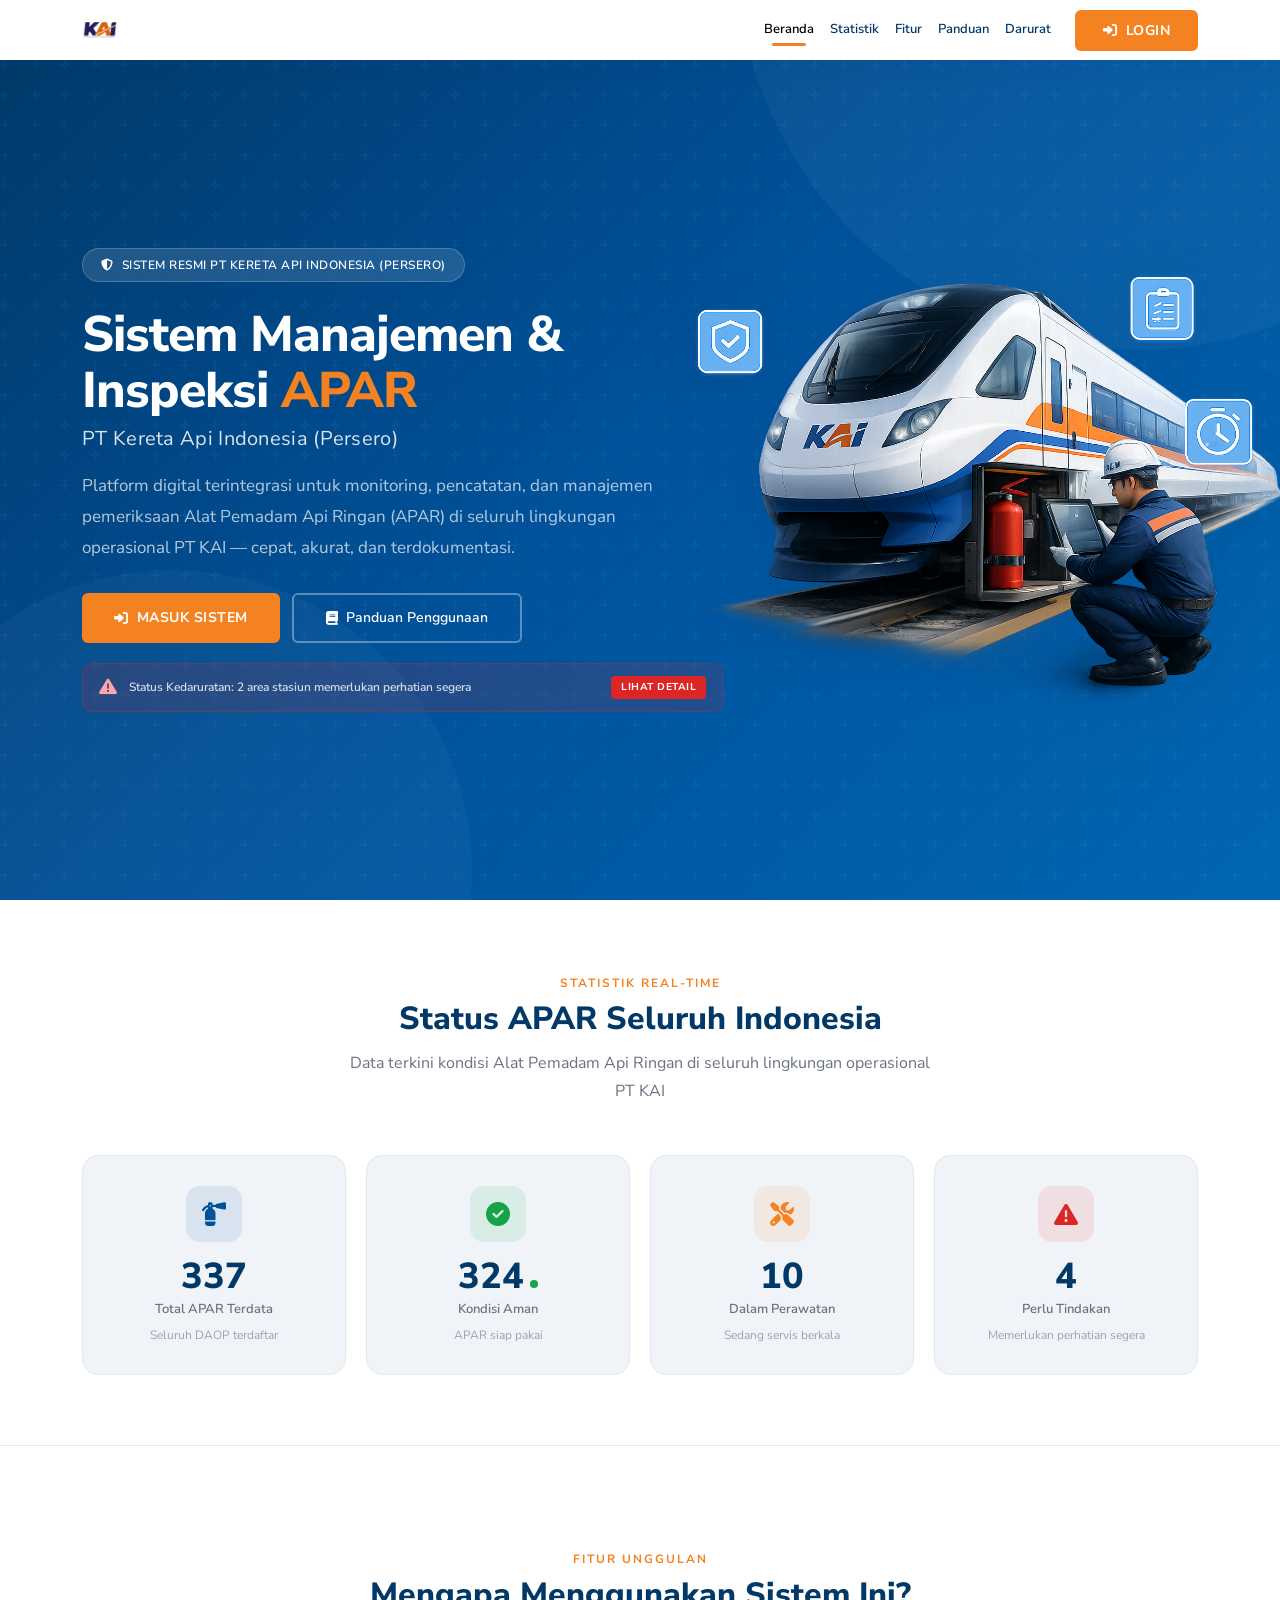
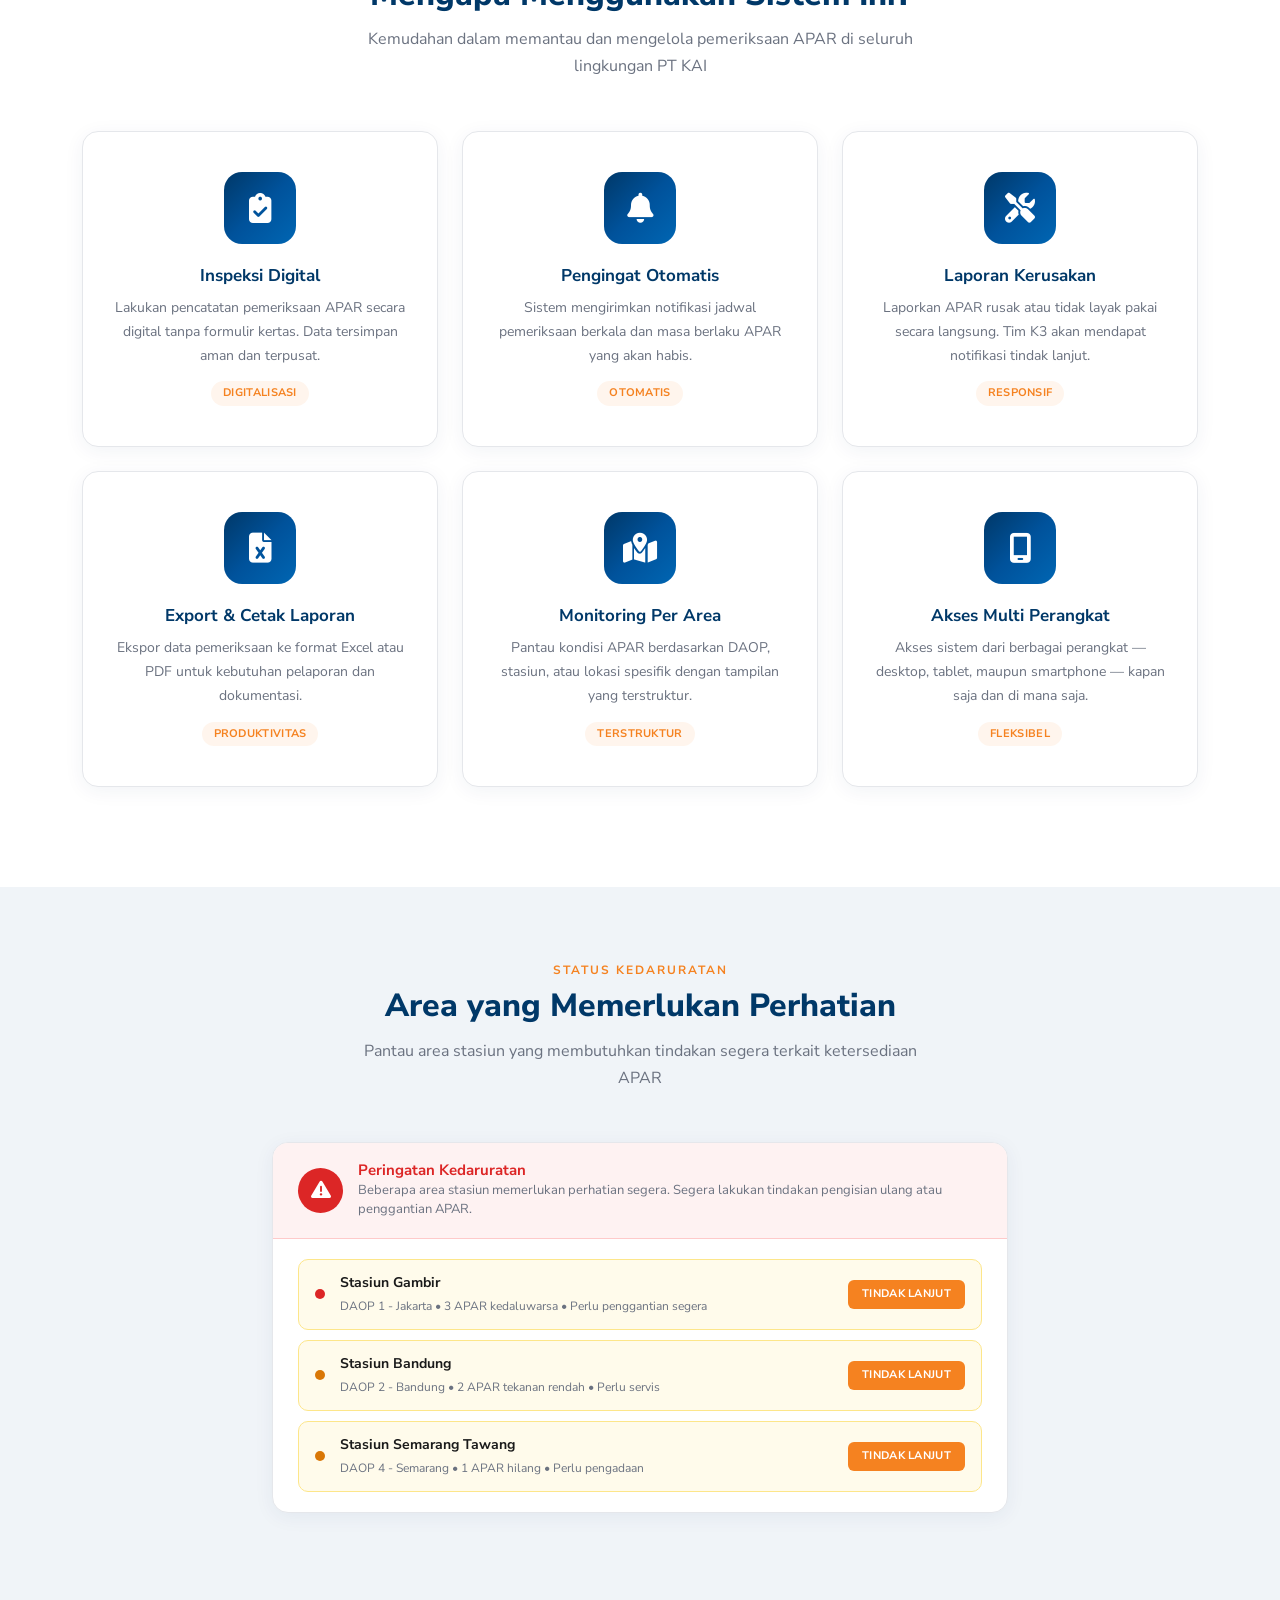
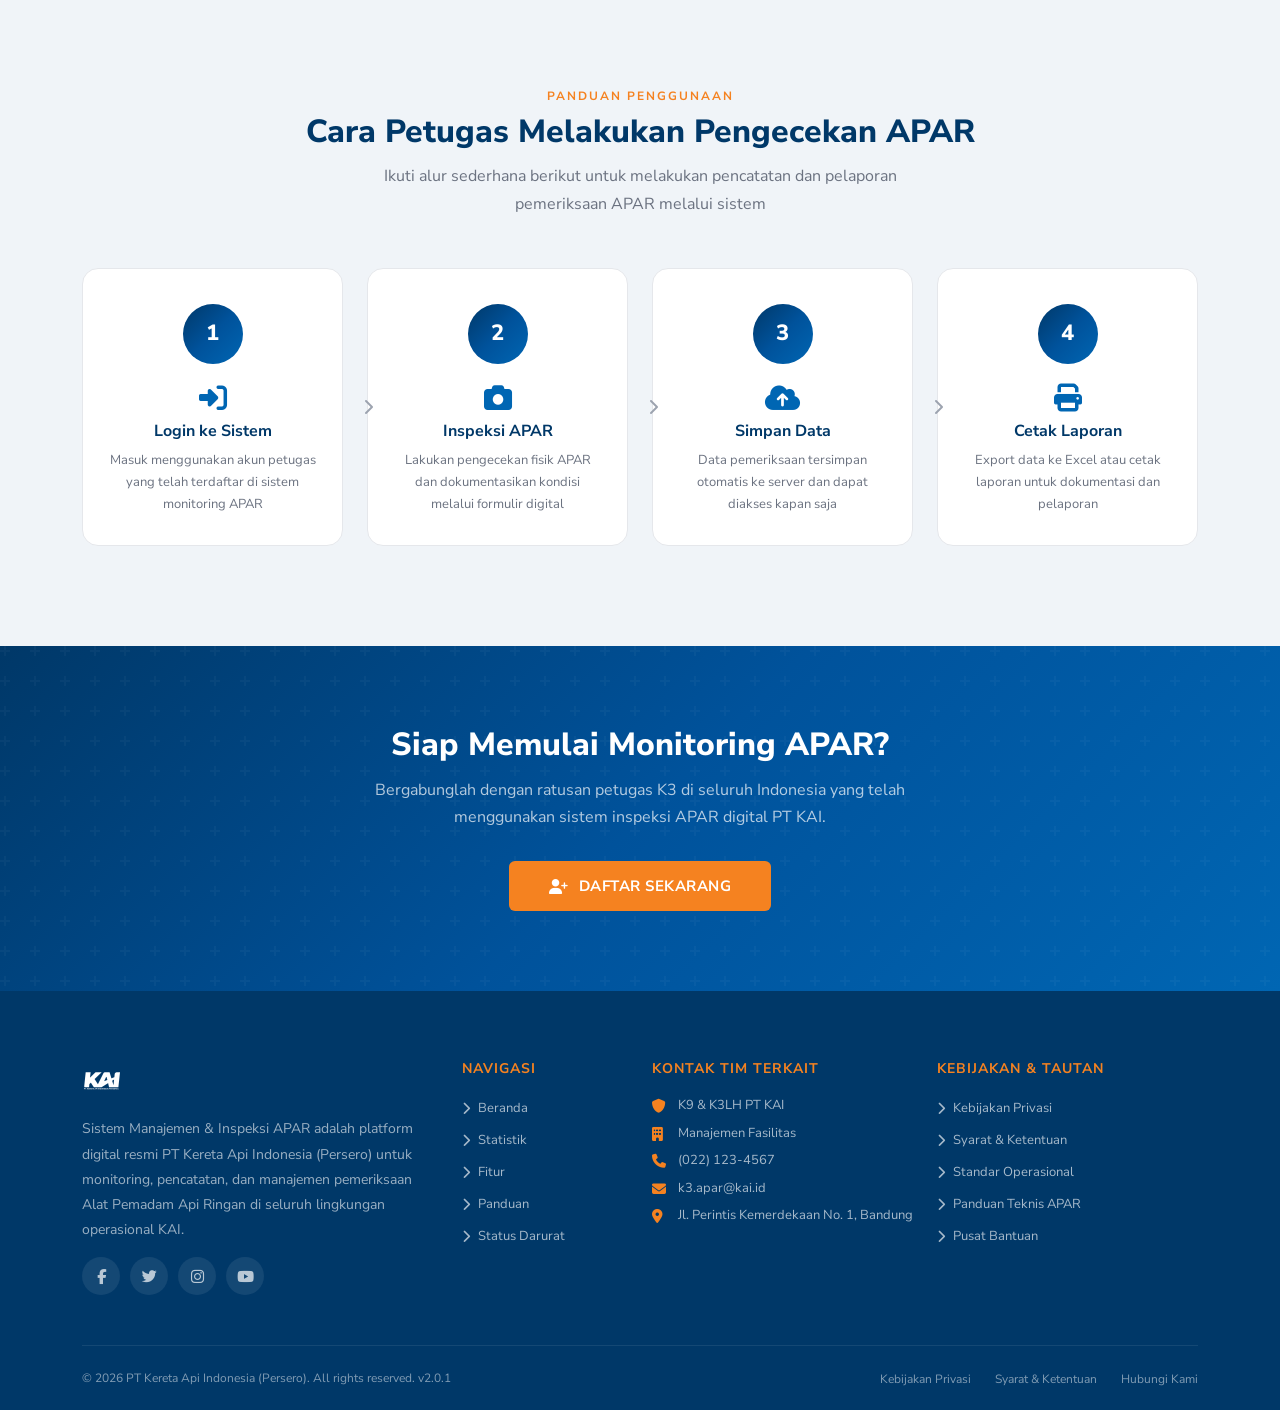
<file: Sistem Pemantauan APAR_/Sistem Pemantauan APAR/index.html>
<!DOCTYPE html>
<html lang="id">
<head>
    <meta charset="UTF-8">
    <meta name="viewport" content="width=device-width, initial-scale=1">
    <title>Sistem Manajemen & Inspeksi APAR - PT Kereta Api Indonesia (Persero)</title>

    <!-- Bootstrap 5 -->
    <link href="https://cdn.jsdelivr.net/npm/bootstrap@5.3.3/dist/css/bootstrap.min.css" rel="stylesheet">

    <!-- Font Awesome 6 -->
    <link rel="stylesheet" href="https://cdnjs.cloudflare.com/ajax/libs/font-awesome/6.5.2/css/all.min.css">

    <!-- Custom CSS -->
    <link rel="stylesheet" href="assets/css/style.css">
    <link rel="stylesheet" href="assets/css/landing.css">
</head>
<body>

<!-- =========================
     NAVBAR
     ========================= -->
<nav class="navbar navbar-expand-lg navbar-light kai-navbar fixed-top">
    <div class="container">
        <a class="navbar-brand" href="#">
            <img src="assets/img/logo kai.png" alt="KAI Logo" height="45">
        </a>

        <button class="navbar-toggler" type="button" data-bs-toggle="collapse" data-bs-target="#menu">
            <span class="navbar-toggler-icon"></span>
        </button>

        <div class="collapse navbar-collapse" id="menu">
            <ul class="navbar-nav ms-auto align-items-lg-center">
                <li class="nav-item">
                    <a class="nav-link active" href="#home">Beranda</a>
                </li>
                <li class="nav-item">
                    <a class="nav-link" href="#statistik">Statistik</a>
                </li>
                <li class="nav-item">
                    <a class="nav-link" href="#fitur">Fitur</a>
                </li>
                <li class="nav-item">
                    <a class="nav-link" href="#panduan">Panduan</a>
                </li>
                <li class="nav-item">
                    <a class="nav-link" href="#darurat">Darurat</a>
                </li>
                <li class="nav-item ms-lg-3">
                    <a class="btn btn-kai" href="login.html">
                        <i class="fas fa-right-to-bracket me-1"></i> Login
                    </a>
                </li>
            </ul>
        </div>
    </div>
</nav>

<!-- =========================
     HERO SECTION
     ========================= -->
<section id="home" class="hero">
    <div class="overlay"></div>

    <div class="container">
        <div class="row align-items-center">
            <div class="col-lg-7">
                <div class="hero-content">
                    <div class="hero-badge">
                        <i class="fas fa-shield-halved"></i>
                        Sistem Resmi PT Kereta Api Indonesia (Persero)
                    </div>

                    <h1>
                        Sistem Manajemen & Inspeksi <span>APAR</span>
                    </h1>

                    <h2>PT Kereta Api Indonesia (Persero)</h2>

                    <p>
                        Platform digital terintegrasi untuk monitoring, pencatatan, dan manajemen 
                        pemeriksaan Alat Pemadam Api Ringan (APAR) di seluruh lingkungan operasional 
                        PT KAI — cepat, akurat, dan terdokumentasi.
                    </p>

                    <div class="hero-buttons">
                        <a href="login.html" class="btn-kai-primary">
                            <i class="fas fa-right-to-bracket"></i> Masuk Sistem
                        </a>
                        <a href="#panduan" class="btn-kai-outline">
                            <i class="fas fa-book"></i> Panduan Penggunaan
                        </a>
                    </div>

                    <!-- Emergency Banner -->
                    <div class="hero-emergency-banner">
                        <i class="fas fa-triangle-exclamation"></i>
                        <span>Status Kedaruratan: 2 area stasiun memerlukan perhatian segera</span>
                        <span class="emergency-badge">Lihat Detail</span>
                    </div>
                </div>
            </div>

            <div class="col-lg-5">
                <div class="hero-visual">
                    <img src="assets/img/hero_base_image.png" alt="Ilustrasi Kereta & APAR" class="hero-illustration">
                </div>
            </div>
        </div>
    </div>
</section>

<!-- =========================
     REAL-TIME STATS SECTION
     ========================= -->
<section id="statistik" class="realtime-stats">
    <div class="container">
        <div class="section-title">
            <span class="subtitle">Statistik Real-time</span>
            <h2>Status APAR Seluruh Indonesia</h2>
            <p>Data terkini kondisi Alat Pemadam Api Ringan di seluruh lingkungan operasional PT KAI</p>
        </div>

        <div class="stats-grid">
            <div class="stat-box">
                <div class="stat-icon blue">
                    <i class="fas fa-fire-extinguisher"></i>
                </div>
                <div class="stat-value">1.247</div>
                <div class="stat-label">Total APAR Terdata</div>
                <div class="stat-desc">Seluruh DAOP terdaftar</div>
            </div>

            <div class="stat-box">
                <div class="stat-icon green">
                    <i class="fas fa-circle-check"></i>
                </div>
                <div class="stat-value updating">1.198</div>
                <div class="stat-label">Kondisi Aman</div>
                <div class="stat-desc">APAR siap pakai</div>
            </div>

            <div class="stat-box">
                <div class="stat-icon orange">
                    <i class="fas fa-tools"></i>
                </div>
                <div class="stat-value">37</div>
                <div class="stat-label">Dalam Perawatan</div>
                <div class="stat-desc">Sedang servis berkala</div>
            </div>

            <div class="stat-box">
                <div class="stat-icon red">
                    <i class="fas fa-exclamation-triangle"></i>
                </div>
                <div class="stat-value">12</div>
                <div class="stat-label">Perlu Tindakan</div>
                <div class="stat-desc">Memerlukan perhatian segera</div>
            </div>
        </div>
    </div>
</section>

<!-- =========================
     FEATURES SECTION
     ========================= -->
<section id="fitur" class="features-section">
    <div class="container">
        <div class="section-title">
            <span class="subtitle">Fitur Unggulan</span>
            <h2>Mengapa Menggunakan Sistem Ini?</h2>
            <p>Kemudahan dalam memantau dan mengelola pemeriksaan APAR di seluruh lingkungan PT KAI</p>
        </div>

        <div class="row g-4">
            <div class="col-md-4">
                <div class="feature-card">
                    <div class="feature-icon">
                        <i class="fas fa-clipboard-check"></i>
                    </div>
                    <h5>Inspeksi Digital</h5>
                    <p>Lakukan pencatatan pemeriksaan APAR secara digital tanpa formulir kertas. Data tersimpan aman dan terpusat.</p>
                    <span class="feature-tag">Digitalisasi</span>
                </div>
            </div>

            <div class="col-md-4">
                <div class="feature-card">
                    <div class="feature-icon">
                        <i class="fas fa-bell"></i>
                    </div>
                    <h5>Pengingat Otomatis</h5>
                    <p>Sistem mengirimkan notifikasi jadwal pemeriksaan berkala dan masa berlaku APAR yang akan habis.</p>
                    <span class="feature-tag">Otomatis</span>
                </div>
            </div>

            <div class="col-md-4">
                <div class="feature-card">
                    <div class="feature-icon">
                        <i class="fas fa-tools"></i>
                    </div>
                    <h5>Laporan Kerusakan</h5>
                    <p>Laporkan APAR rusak atau tidak layak pakai secara langsung. Tim K3 akan mendapat notifikasi tindak lanjut.</p>
                    <span class="feature-tag">Responsif</span>
                </div>
            </div>

            <div class="col-md-4">
                <div class="feature-card">
                    <div class="feature-icon">
                        <i class="fas fa-file-excel"></i>
                    </div>
                    <h5>Export & Cetak Laporan</h5>
                    <p>Ekspor data pemeriksaan ke format Excel atau PDF untuk kebutuhan pelaporan dan dokumentasi.</p>
                    <span class="feature-tag">Produktivitas</span>
                </div>
            </div>

            <div class="col-md-4">
                <div class="feature-card">
                    <div class="feature-icon">
                        <i class="fas fa-map-location-dot"></i>
                    </div>
                    <h5>Monitoring Per Area</h5>
                    <p>Pantau kondisi APAR berdasarkan DAOP, stasiun, atau lokasi spesifik dengan tampilan yang terstruktur.</p>
                    <span class="feature-tag">Terstruktur</span>
                </div>
            </div>

            <div class="col-md-4">
                <div class="feature-card">
                    <div class="feature-icon">
                        <i class="fas fa-mobile-screen"></i>
                    </div>
                    <h5>Akses Multi Perangkat</h5>
                    <p>Akses sistem dari berbagai perangkat — desktop, tablet, maupun smartphone — kapan saja dan di mana saja.</p>
                    <span class="feature-tag">Fleksibel</span>
                </div>
            </div>
        </div>
    </div>
</section>

<!-- =========================
     EMERGENCY STATUS SECTION
     ========================= -->
<section id="darurat" class="emergency-section">
    <div class="container">
        <div class="section-title">
            <span class="subtitle">Status Kedaruratan</span>
            <h2>Area yang Memerlukan Perhatian</h2>
            <p>Pantau area stasiun yang membutuhkan tindakan segera terkait ketersediaan APAR</p>
        </div>

        <div class="row justify-content-center">
            <div class="col-lg-8">
                <div class="emergency-alert-card">
                    <div class="alert-header">
                        <div class="alert-icon">
                            <i class="fas fa-triangle-exclamation"></i>
                        </div>
                        <div class="alert-info">
                            <h6>Peringatan Kedaruratan</h6>
                            <p>Beberapa area stasiun memerlukan perhatian segera. Segera lakukan tindakan pengisian ulang atau penggantian APAR.</p>
                        </div>
                    </div>
                    <div class="alert-body">
                        <div class="emergency-list">
                            <div class="emergency-item">
                                <span class="e-status critical"></span>
                                <div class="e-info">
                                    <strong>Stasiun Gambir</strong>
                                    <span>DAOP 1 - Jakarta • 3 APAR kedaluwarsa • Perlu penggantian segera</span>
                                </div>
                                <a href="login.html" class="e-action">Tindak Lanjut</a>
                            </div>

                            <div class="emergency-item">
                                <span class="e-status"></span>
                                <div class="e-info">
                                    <strong>Stasiun Bandung</strong>
                                    <span>DAOP 2 - Bandung • 2 APAR tekanan rendah • Perlu servis</span>
                                </div>
                                <a href="login.html" class="e-action">Tindak Lanjut</a>
                            </div>

                            <div class="emergency-item">
                                <span class="e-status"></span>
                                <div class="e-info">
                                    <strong>Stasiun Semarang Tawang</strong>
                                    <span>DAOP 4 - Semarang • 1 APAR hilang • Perlu pengadaan</span>
                                </div>
                                <a href="login.html" class="e-action">Tindak Lanjut</a>
                            </div>
                        </div>
                    </div>
                </div>
            </div>
        </div>
    </div>
</section>

<!-- =========================
     GUIDE SECTION
     ========================= -->
<section id="panduan" class="guide-section">
    <div class="container">
        <div class="section-title">
            <span class="subtitle">Panduan Penggunaan</span>
            <h2>Cara Petugas Melakukan Pengecekan APAR</h2>
            <p>Ikuti alur sederhana berikut untuk melakukan pencatatan dan pelaporan pemeriksaan APAR melalui sistem</p>
        </div>

        <div class="row g-4 justify-content-center">
            <div class="col-md-3 col-6 guide-card-wrap">
                <div class="guide-card">
                    <div class="step-number">1</div>
                    <i class="fas fa-right-to-bracket step-icon"></i>
                    <h5>Login ke Sistem</h5>
                    <p>Masuk menggunakan akun petugas yang telah terdaftar di sistem monitoring APAR</p>
                </div>
            </div>

            <div class="col-md-3 col-6 guide-card-wrap">
                <div class="guide-card">
                    <div class="step-number">2</div>
                    <i class="fas fa-camera step-icon"></i>
                    <h5>Inspeksi APAR</h5>
                    <p>Lakukan pengecekan fisik APAR dan dokumentasikan kondisi melalui formulir digital</p>
                </div>
            </div>

            <div class="col-md-3 col-6 guide-card-wrap">
                <div class="guide-card">
                    <div class="step-number">3</div>
                    <i class="fas fa-cloud-upload-alt step-icon"></i>
                    <h5>Simpan Data</h5>
                    <p>Data pemeriksaan tersimpan otomatis ke server dan dapat diakses kapan saja</p>
                </div>
            </div>

            <div class="col-md-3 col-6 guide-card-wrap">
                <div class="guide-card">
                    <div class="step-number">4</div>
                    <i class="fas fa-print step-icon"></i>
                    <h5>Cetak Laporan</h5>
                    <p>Export data ke Excel atau cetak laporan untuk dokumentasi dan pelaporan</p>
                </div>
            </div>
        </div>
    </div>
</section>

<!-- =========================
     CTA SECTION
     ========================= -->
<section class="cta-section">
    <div class="cta-content">
        <div class="container">
            <h2>Siap Memulai Monitoring APAR?</h2>
            <p>Bergabunglah dengan ratusan petugas K3 di seluruh Indonesia yang telah menggunakan sistem inspeksi APAR digital PT KAI.</p>
            <a href="register.html" class="btn-cta">
                <i class="fas fa-user-plus"></i> Daftar Sekarang
            </a>
        </div>
    </div>
</section>

<!-- =========================
     FOOTER
     ========================= -->
<footer>
    <div class="container">
        <div class="row">
            <div class="col-lg-4 mb-5 mb-lg-0">
                <div class="footer-brand">
                    <img src="assets/img/logo kai.png" alt="PT KAI Logo">
                </div>
                <p class="footer-desc">
                    Sistem Manajemen & Inspeksi APAR adalah platform digital resmi PT Kereta Api Indonesia (Persero) untuk monitoring, pencatatan, dan manajemen pemeriksaan Alat Pemadam Api Ringan di seluruh lingkungan operasional KAI.
                </p>
                <div class="social-links">
                    <a href="#" aria-label="Facebook"><i class="fab fa-facebook-f"></i></a>
                    <a href="#" aria-label="Twitter"><i class="fab fa-twitter"></i></a>
                    <a href="#" aria-label="Instagram"><i class="fab fa-instagram"></i></a>
                    <a href="#" aria-label="YouTube"><i class="fab fa-youtube"></i></a>
                </div>
            </div>

            <div class="col-lg-2 col-md-4 mb-4 mb-md-0">
                <h5>Navigasi</h5>
                <ul class="footer-links">
                    <li><a href="#home"><i class="fas fa-chevron-right"></i> Beranda</a></li>
                    <li><a href="#statistik"><i class="fas fa-chevron-right"></i> Statistik</a></li>
                    <li><a href="#fitur"><i class="fas fa-chevron-right"></i> Fitur</a></li>
                    <li><a href="#panduan"><i class="fas fa-chevron-right"></i> Panduan</a></li>
                    <li><a href="#darurat"><i class="fas fa-chevron-right"></i> Status Darurat</a></li>
                </ul>
            </div>

            <div class="col-lg-3 col-md-4 mb-4 mb-md-0">
                <h5>Kontak Tim Terkait</h5>
                <div class="footer-contact">
                    <p><i class="fas fa-shield"></i> K9 & K3LH PT KAI</p>
                    <p><i class="fas fa-building"></i> Manajemen Fasilitas</p>
                    <p><i class="fas fa-phone"></i> (022) 123-4567</p>
                    <p><i class="fas fa-envelope"></i> k3.apar@kai.id</p>
                    <p><i class="fas fa-map-marker-alt"></i> Jl. Perintis Kemerdekaan No. 1, Bandung</p>
                </div>
            </div>

            <div class="col-lg-3 col-md-4">
                <h5>Kebijakan & Tautan</h5>
                <ul class="footer-links">
                    <li><a href="#"><i class="fas fa-chevron-right"></i> Kebijakan Privasi</a></li>
                    <li><a href="#"><i class="fas fa-chevron-right"></i> Syarat & Ketentuan</a></li>
                    <li><a href="#"><i class="fas fa-chevron-right"></i> Standar Operasional</a></li>
                    <li><a href="#"><i class="fas fa-chevron-right"></i> Panduan Teknis APAR</a></li>
                    <li><a href="#"><i class="fas fa-chevron-right"></i> Pusat Bantuan</a></li>
                </ul>
            </div>
        </div>

        <div class="footer-bottom">
            <p>&copy; 2026 PT Kereta Api Indonesia (Persero). All rights reserved. v2.0.1</p>
            <div class="footer-bottom-links">
                <a href="#">Kebijakan Privasi</a>
                <a href="#">Syarat & Ketentuan</a>
                <a href="#">Hubungi Kami</a>
            </div>
        </div>
    </div>
</footer>

<!-- Bootstrap JS -->
<script src="https://cdn.jsdelivr.net/npm/bootstrap@5.3.3/dist/js/bootstrap.bundle.min.js"></script>

<!-- Smooth Scroll & Navbar Active -->
<script>
document.querySelectorAll('a[href^="#"]').forEach(anchor => {
    anchor.addEventListener('click', function(e) {
        e.preventDefault();
        const target = document.querySelector(this.getAttribute('href'));
        if(target) {
            target.scrollIntoView({ behavior: 'smooth', block: 'start' });
        }
    });
});

// Navbar active state on scroll
window.addEventListener('scroll', function() {
    const sections = document.querySelectorAll('section[id]');
    const navLinks = document.querySelectorAll('.nav-link');
    
    let current = '';
    sections.forEach(section => {
        const sectionTop = section.offsetTop - 120;
        if(window.scrollY >= sectionTop) {
            current = section.getAttribute('id');
        }
    });

    navLinks.forEach(link => {
        link.classList.remove('active');
        if(link.getAttribute('href') === '#' + current) {
            link.classList.add('active');
        }
    });
});

// Animated counter on scroll
function animateCounters() {
    const counters = document.querySelectorAll('.stat-value');
    const speed = 200;
    
    counters.forEach(counter => {
        const target = parseInt(counter.textContent.replace(/[^0-9]/g, ''));
        if(isNaN(target)) return;
        
        const increment = target / speed;
        let current = 0;
        
        const updateCounter = () => {
            current += increment;
            if(current < target) {
                counter.textContent = Math.ceil(current);
                requestAnimationFrame(updateCounter);
            } else {
                counter.textContent = target;
            }
        };
        
        updateCounter();
    });
}

// Trigger counter animation when stats section is visible
const statsObserver = new IntersectionObserver((entries) => {
    entries.forEach(entry => {
        if(entry.isIntersecting) {
            animateCounters();
            statsObserver.unobserve(entry.target);
        }
    });
}, { threshold: 0.5 });

const statsSection = document.querySelector('.realtime-stats');
if(statsSection) {
    statsObserver.observe(statsSection);
}
</script>

</body>
</html>
</file>
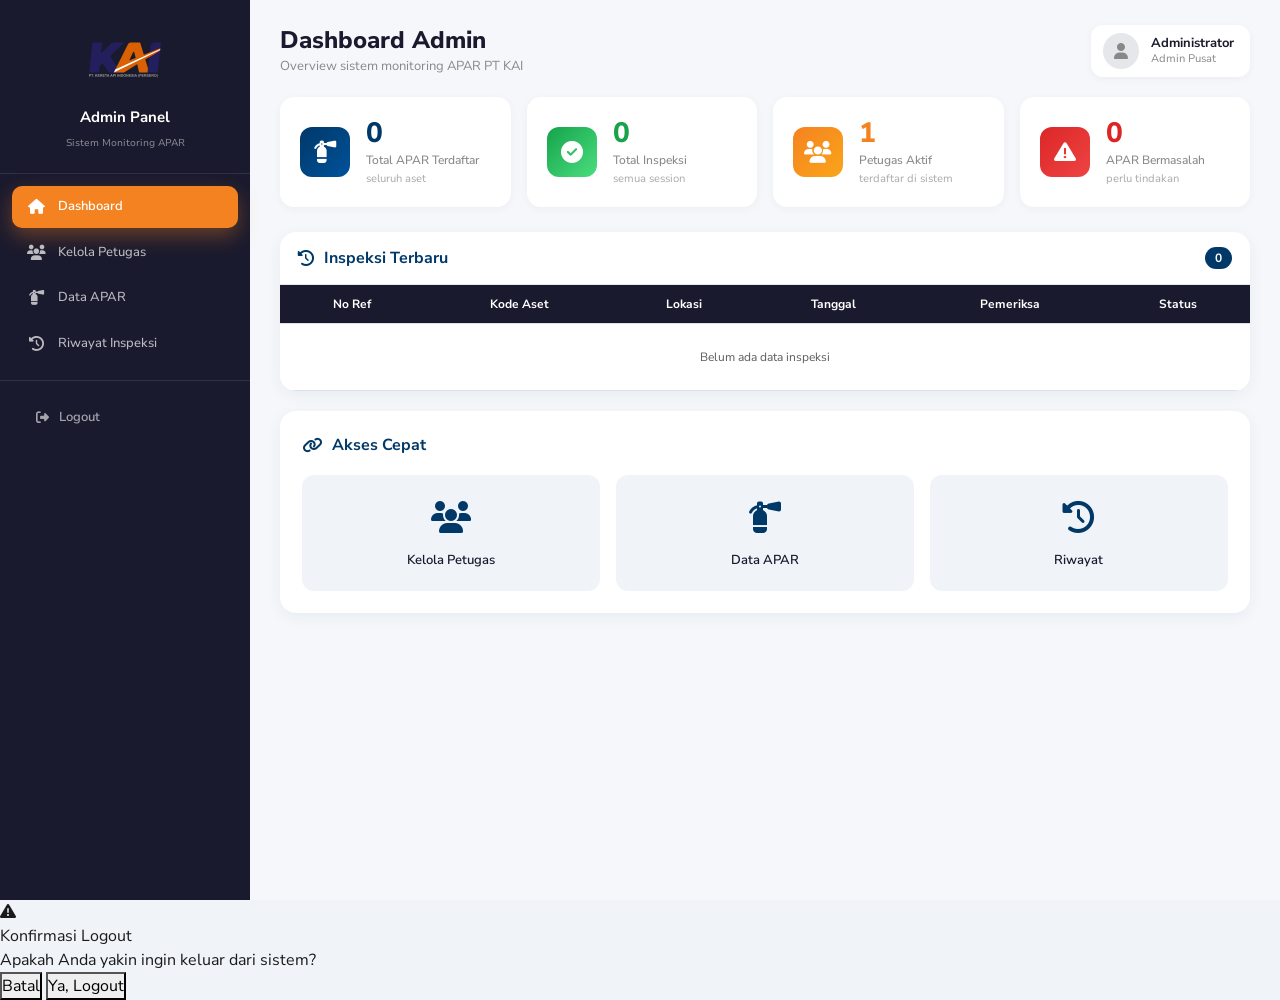
<file: Sistem Pemantauan APAR_/Sistem Pemantauan APAR/admin/index.html>
<!DOCTYPE html>
<html lang="id">
<head>
<meta charset="UTF-8">
<meta name="viewport" content="width=device-width, initial-scale=1, maximum-scale=1, user-scalable=no">
<title>Admin Dashboard | Sistem Monitoring APAR - PT KAI</title>
<link href="https://cdn.jsdelivr.net/npm/bootstrap@5.3.3/dist/css/bootstrap.min.css" rel="stylesheet">
<link rel="stylesheet" href="https://cdnjs.cloudflare.com/ajax/libs/font-awesome/6.5.2/css/all.min.css">
<link rel="stylesheet" href="../assets/css/user.css">
<style>
:root { --admin-sidebar: #1a1a2e; --admin-accent: #F58220; }
.admin-wrapper { display: flex; min-height: 100vh; }
.admin-sidebar { width: 250px; background: var(--admin-sidebar); color: #fff; position: fixed; top: 0; left: 0; bottom: 0; display: flex; flex-direction: column; z-index: 1000; }
.admin-sidebar .logo-area { padding: 20px; text-align: center; border-bottom: 1px solid rgba(255,255,255,.1); }
.admin-sidebar .logo-area img { width: 80px; margin-bottom: 8px; }
.admin-sidebar .logo-area h5 { font-size: 15px; font-weight: 700; color: #fff; }
.admin-sidebar .logo-area small { color: rgba(255,255,255,.5); font-size: 10px; }
.admin-sidebar .menu { padding: 12px; flex: 1; }
.admin-sidebar .menu a { display: flex; align-items: center; gap: 12px; color: rgba(255,255,255,.7); text-decoration: none; padding: 11px 14px; border-radius: 10px; margin-bottom: 4px; font-size: 13px; font-weight: 500; transition: all .2s; }
.admin-sidebar .menu a i { width: 20px; text-align: center; font-size: 15px; }
.admin-sidebar .menu a:hover { background: rgba(255,255,255,.08); color: #fff; }
.admin-sidebar .menu a.active { background: var(--admin-accent); color: #fff; font-weight: 600; }
.admin-sidebar .sidebar-footer { padding: 15px 20px; border-top: 1px solid rgba(255,255,255,.1); }
.admin-sidebar .sidebar-footer a { color: rgba(255,255,255,.6); text-decoration: none; font-size: 13px; display: flex; align-items: center; gap: 10px; }
.admin-sidebar .sidebar-footer a:hover { color: #fff; }
.admin-content { margin-left: 250px; flex: 1; padding: 25px 30px; background: #F5F7FA; min-height: 100vh; }
.admin-header { display: flex; justify-content: space-between; align-items: center; margin-bottom: 20px; }
.admin-header h2 { font-size: 24px; font-weight: 800; color: #1a1a2e; margin: 0; }
.admin-header p { color: #888; font-size: 13px; margin: 2px 0 0; }
.admin-header .admin-profile { display: flex; align-items: center; gap: 12px; background: #fff; padding: 8px 16px 8px 12px; border-radius: 12px; box-shadow: 0 2px 8px rgba(0,0,0,.04); }
.admin-header .admin-profile .avatar-icon { width: 36px; height: 36px; border-radius: 50%; background: #E5E7EB; color: #888; display: flex; align-items: center; justify-content: center; font-size: 16px; flex-shrink: 0; }
.admin-header .admin-profile .info { line-height: 1.3; }
.admin-header .admin-profile .info .name { font-size: 13px; font-weight: 700; color: #1a1a2e; }
.admin-header .admin-profile .info .role { font-size: 11px; color: #888; }
.stat-grid { display: grid; grid-template-columns: repeat(auto-fit, minmax(220px, 1fr)); gap: 16px; margin-bottom: 25px; }
.stat-card { background: #fff; border-radius: 14px; padding: 20px; box-shadow: 0 2px 10px rgba(0,0,0,.04); display: flex; align-items: center; gap: 16px; }
.stat-card .stat-icon { width: 50px; height: 50px; border-radius: 12px; display: flex; align-items: center; justify-content: center; font-size: 22px; color: #fff; flex-shrink: 0; }
.stat-card .stat-info { flex: 1; }
.stat-card .stat-info .stat-number { font-size: 28px; font-weight: 800; line-height: 1.2; }
.stat-card .stat-info .stat-label { font-size: 12px; color: #888; font-weight: 500; }
.stat-card .stat-info .stat-sub { font-size: 11px; color: #aaa; margin-top: 2px; }
.table th { background: #1a1a2e !important; color: #fff; font-size: 12px; padding: 10px 12px; }
.table td { font-size: 12px; padding: 10px 12px; vertical-align: middle; }
@media(max-width:768px) { .admin-sidebar { display: none; } .admin-content { margin-left: 0; padding: 16px; } .stat-grid { grid-template-columns: 1fr 1fr; } }
</style>
</head>
<body>
<div class="admin-wrapper">
    <aside class="admin-sidebar">
        <div>
            <div class="logo-area">
                <img src="../assets/img/logo kai.png" alt="KAI">
                <h5>Admin Panel</h5>
                <small>Sistem Monitoring APAR</small>
            </div>
            <nav class="menu">
                <a href="index.html" class="active"><i class="fas fa-house"></i> Dashboard</a>
                <a href="users.html"><i class="fas fa-users"></i> Kelola Petugas</a>
                <a href="monitoring.html"><i class="fas fa-fire-extinguisher"></i> Data APAR</a>
                <a href="history.html"><i class="fas fa-clock-rotate-left"></i> Riwayat Inspeksi</a>
            </nav>
        </div>
        <div class="sidebar-footer">
            <a href="#" onclick="confirmLogout()"><i class="fas fa-right-from-bracket"></i> Logout</a>
        </div>
    </aside>
    <main class="admin-content">
        <div class="admin-header">
            <div>
                <h2>Dashboard Admin</h2>
                <p>Overview sistem monitoring APAR PT KAI</p>
            </div>
            <div class="admin-profile">
                <div class="avatar-icon"><i class="fas fa-user"></i></div>
                <div class="info">
                    <div class="name" id="adminName">Administrator</div>
                    <div class="role">Admin Pusat</div>
                </div>
            </div>
        </div>

        <!-- STATS -->
        <div class="stat-grid" id="statsGrid">
            <div class="stat-card">
                <div class="stat-icon" style="background:linear-gradient(135deg,#003868,#00529B);"><i class="fas fa-fire-extinguisher"></i></div>
                <div class="stat-info">
                    <div class="stat-number" style="color:#003868;" id="totalApar">0</div>
                    <div class="stat-label">Total APAR Terdaftar</div>
                    <div class="stat-sub">seluruh aset</div>
                </div>
            </div>
            <div class="stat-card">
                <div class="stat-icon" style="background:linear-gradient(135deg,#16A34A,#4ADE80);"><i class="fas fa-circle-check"></i></div>
                <div class="stat-info">
                    <div class="stat-number" style="color:#16A34A;" id="totalInspeksi">0</div>
                    <div class="stat-label">Total Inspeksi</div>
                    <div class="stat-sub">semua session</div>
                </div>
            </div>
            <div class="stat-card">
                <div class="stat-icon" style="background:linear-gradient(135deg,#F58220,#FAA51A);"><i class="fas fa-users"></i></div>
                <div class="stat-info">
                    <div class="stat-number" style="color:#F58220;" id="totalPetugas">0</div>
                    <div class="stat-label">Petugas Aktif</div>
                    <div class="stat-sub">terdaftar di sistem</div>
                </div>
            </div>
            <div class="stat-card">
                <div class="stat-icon" style="background:linear-gradient(135deg,#DC2626,#EF4444);"><i class="fas fa-triangle-exclamation"></i></div>
                <div class="stat-info">
                    <div class="stat-number" style="color:#DC2626;" id="totalBermasalah">0</div>
                    <div class="stat-label">APAR Bermasalah</div>
                    <div class="stat-sub">perlu tindakan</div>
                </div>
            </div>
        </div>

        <!-- RECENT INSPECTIONS -->
        <div class="custom-card p-0" style="overflow:hidden;">
            <div class="card-title" style="margin:0;padding:14px 18px;border-bottom:1px solid var(--kai-border);border-radius:12px 12px 0 0;">
                <i class="fas fa-clock-rotate-left"></i> Inspeksi Terbaru
                <span class="badge-count" id="recentCount">0</span>
            </div>
            <div class="table-responsive" style="overflow-x:auto;white-space:nowrap;">
                <table class="table table-hover align-middle" style="font-size:12px;min-width:700px;margin-bottom:0;">
                    <thead>
                        <tr>
                            <th>No Ref</th>
                            <th>Kode Aset</th>
                            <th>Lokasi</th>
                            <th>Tanggal</th>
                            <th>Pemeriksa</th>
                            <th>Status</th>
                        </tr>
                    </thead>
                    <tbody id="recentBody"></tbody>
                </table>
            </div>
        </div>

        <!-- QUICK LINKS -->
        <div class="custom-card">
            <div class="card-title"><i class="fas fa-link"></i> Akses Cepat</div>
            <div class="row g-3">
                <div class="col-md-4 col-6">
                    <a href="users.html" style="display:block;text-align:center;padding:20px;background:#F0F4F8;border-radius:12px;text-decoration:none;color:#1a1a2e;transition:.2s;">
                        <div style="font-size:32px;color:#003868;margin-bottom:8px;"><i class="fas fa-users"></i></div>
                        <div style="font-weight:600;font-size:13px;">Kelola Petugas</div>
                    </a>
                </div>
                <div class="col-md-4 col-6">
                    <a href="monitoring.html" style="display:block;text-align:center;padding:20px;background:#F0F4F8;border-radius:12px;text-decoration:none;color:#1a1a2e;transition:.2s;">
                        <div style="font-size:32px;color:#003868;margin-bottom:8px;"><i class="fas fa-fire-extinguisher"></i></div>
                        <div style="font-weight:600;font-size:13px;">Data APAR</div>
                    </a>
                </div>
                <div class="col-md-4 col-6">
                    <a href="history.html" style="display:block;text-align:center;padding:20px;background:#F0F4F8;border-radius:12px;text-decoration:none;color:#1a1a2e;transition:.2s;">
                        <div style="font-size:32px;color:#003868;margin-bottom:8px;"><i class="fas fa-clock-rotate-left"></i></div>
                        <div style="font-weight:600;font-size:13px;">Riwayat</div>
                    </a>
                </div>
            </div>
        </div>
    </main>
</div>

<script>
function loadDashboard() {
    const aparData = JSON.parse(localStorage.getItem('aparData')) || [];
    const masterApar = JSON.parse(localStorage.getItem('masterApar')) || [];
    const users = JSON.parse(localStorage.getItem('users')) || [];
    const loginUsers = [];
    for(let i = 0; i < localStorage.length; i++) {
        const key = localStorage.key(i);
        if(key && key.startsWith('loginUser_')) {
            try { loginUsers.push(JSON.parse(localStorage.getItem(key))); } catch(e) {}
        }
    }
    const lu = localStorage.getItem('loginUser');
    if(lu) { try { const u = JSON.parse(lu); if(u.nama && !loginUsers.find(x=>x.nama===u.nama)) loginUsers.push(u); } catch(e) {} }
    
    document.getElementById('totalApar').textContent = masterApar.length || 0;
    document.getElementById('totalInspeksi').textContent = aparData.length || 0;
    document.getElementById('totalPetugas').textContent = (users.length + loginUsers.length) || 1;
    document.getElementById('totalBermasalah').textContent = aparData.filter(d => d.indikator === 'Merah' || d.statusAkhir === 'Kurang Baik').length || 0;
    
    const tbody = document.getElementById('recentBody');
    const recent = aparData.slice(-10).reverse();
    document.getElementById('recentCount').textContent = recent.length;
    if(recent.length === 0) {
        tbody.innerHTML = '<tr><td colspan="6" class="text-center text-muted py-4">Belum ada data inspeksi</td></tr>';
        return;
    }
    recent.forEach(d => {
        const st = d.indikator === 'Merah' || d.statusAkhir === 'Kurang Baik' ? 'bad' : 'good';
        const label = st === 'bad' ? 'Kurang Baik' : 'Baik';
        tbody.innerHTML += '<tr><td><strong>'+(d.noRef||'-')+'</strong></td><td>'+(d.kodeAsset||'-')+'</td><td>'+(d.lokasi||'-')+'</td><td>'+(d.tglCek||'-')+'</td><td>'+(d.pemeriksaNama||d.namaPetugas||'-')+'</td><td><span class="status-badge '+st+'">'+label+'</span></td></tr>';
    });
}
loadDashboard();
</script>

<!-- ================= LOGOUT CONFIRMATION MODAL ================= -->
<div class="kai-modal-overlay" id="logoutModal">
    <div class="kai-modal-box">
        <div class="kai-modal-header">
            <div class="modal-icon icon-warning"><i class="fas fa-triangle-exclamation"></i></div>
            <div class="modal-title">Konfirmasi Logout</div>
        </div>
        <div class="kai-modal-body">Apakah Anda yakin ingin keluar dari sistem?</div>
        <div class="kai-modal-footer" style="gap:10px;justify-content:center;">
            <button class="btn-modal btn-secondary" onclick="closeLogoutModal()">Batal</button>
            <button class="btn-modal btn-primary" onclick="doLogout()">Ya, Logout</button>
        </div>
    </div>
</div>

<script>
function confirmLogout() {
    document.getElementById('logoutModal').classList.add('show');
}
function closeLogoutModal() {
    document.getElementById('logoutModal').classList.remove('show');
}
function doLogout() {
    localStorage.removeItem('login');
    localStorage.removeItem('user');
    window.location.href = '../login.html';
}
document.getElementById('logoutModal').addEventListener('click', function(e) { if(e.target===this) closeLogoutModal(); });
document.addEventListener('keydown', function(e) { if(e.key==='Escape') closeLogoutModal(); });
</script>

</body>
</html>
</file>
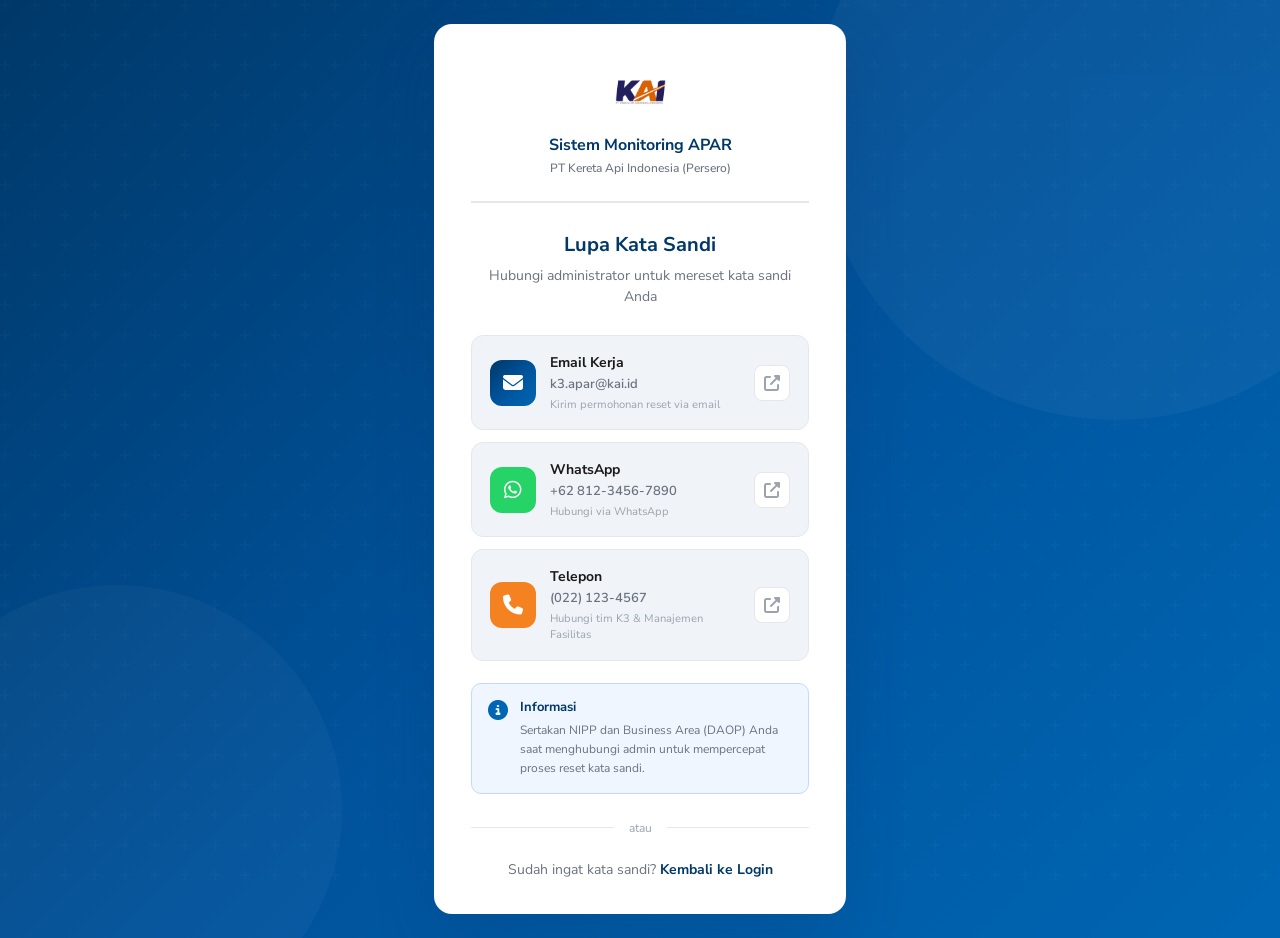
<file: Sistem Pemantauan APAR_/Sistem Pemantauan APAR/forgot-password.html>
<!DOCTYPE html>
<html lang="id">
<head>
    <meta charset="UTF-8">
    <meta name="viewport" content="width=device-width, initial-scale=1">
    <title>Lupa Kata Sandi | Sistem Monitoring APAR - PT KAI</title>

    <!-- Bootstrap 5 -->
    <link href="https://cdn.jsdelivr.net/npm/bootstrap@5.3.3/dist/css/bootstrap.min.css" rel="stylesheet">

    <!-- Font Awesome 6 -->
    <link rel="stylesheet" href="https://cdnjs.cloudflare.com/ajax/libs/font-awesome/6.5.2/css/all.min.css">

    <!-- Custom CSS -->
    <link rel="stylesheet" href="assets/css/login.css">
    <link rel="stylesheet" href="assets/css/style.css">
</head>
<body>

    <!-- Background Pattern -->
    <div class="kai-pattern"></div>

    <div class="login-container">
        <div class="login-card">

            <!-- Logo & Brand -->
            <div class="logo-wrap">
                <img src="assets/img/logo kai.png" alt="PT KAI Logo">
                <div class="brand-title">Sistem Monitoring APAR</div>
                <div class="brand-sub">PT Kereta Api Indonesia (Persero)</div>
            </div>

            <h3>Lupa Kata Sandi</h3>
            <p class="sub-text">Hubungi administrator untuk mereset kata sandi Anda</p>

            <!-- Contact Options -->
            <div class="forgot-contact-list">
                <div class="contact-card">
                    <div class="contact-icon mail">
                        <i class="fas fa-envelope"></i>
                    </div>
                    <div class="contact-detail">
                        <strong>Email Kerja</strong>
                        <span>k3.apar@kai.id</span>
                        <small>Kirim permohonan reset via email</small>
                    </div>
                    <a href="mailto:k3.apar@kai.id" class="contact-action">
                        <i class="fas fa-external-link-alt"></i>
                    </a>
                </div>

                <div class="contact-card">
                    <div class="contact-icon wa">
                        <i class="fab fa-whatsapp"></i>
                    </div>
                    <div class="contact-detail">
                        <strong>WhatsApp</strong>
                        <span>+62 812-3456-7890</span>
                        <small>Hubungi via WhatsApp</small>
                    </div>
                    <a href="https://wa.me/6281234567890" target="_blank" class="contact-action">
                        <i class="fas fa-external-link-alt"></i>
                    </a>
                </div>

                <div class="contact-card">
                    <div class="contact-icon phone">
                        <i class="fas fa-phone"></i>
                    </div>
                    <div class="contact-detail">
                        <strong>Telepon</strong>
                        <span>(022) 123-4567</span>
                        <small>Hubungi tim K3 & Manajemen Fasilitas</small>
                    </div>
                    <a href="tel:+62221234567" class="contact-action">
                        <i class="fas fa-external-link-alt"></i>
                    </a>
                </div>
            </div>

            <!-- Info Box -->
            <div class="info-box">
                <i class="fas fa-info-circle"></i>
                <div>
                    <strong>Informasi</strong>
                    <p>Sertakan NIPP dan Business Area (DAOP) Anda saat menghubungi admin untuk mempercepat proses reset kata sandi.</p>
                </div>
            </div>

            <!-- Divider -->
            <div class="divider">atau</div>

            <!-- Back to Login -->
            <p class="register-link">
                <span>Sudah ingat kata sandi?</span>
                <a href="login.html">Kembali ke Login</a>
            </p>

        </div>
    </div>

</body>
</html>
</file>
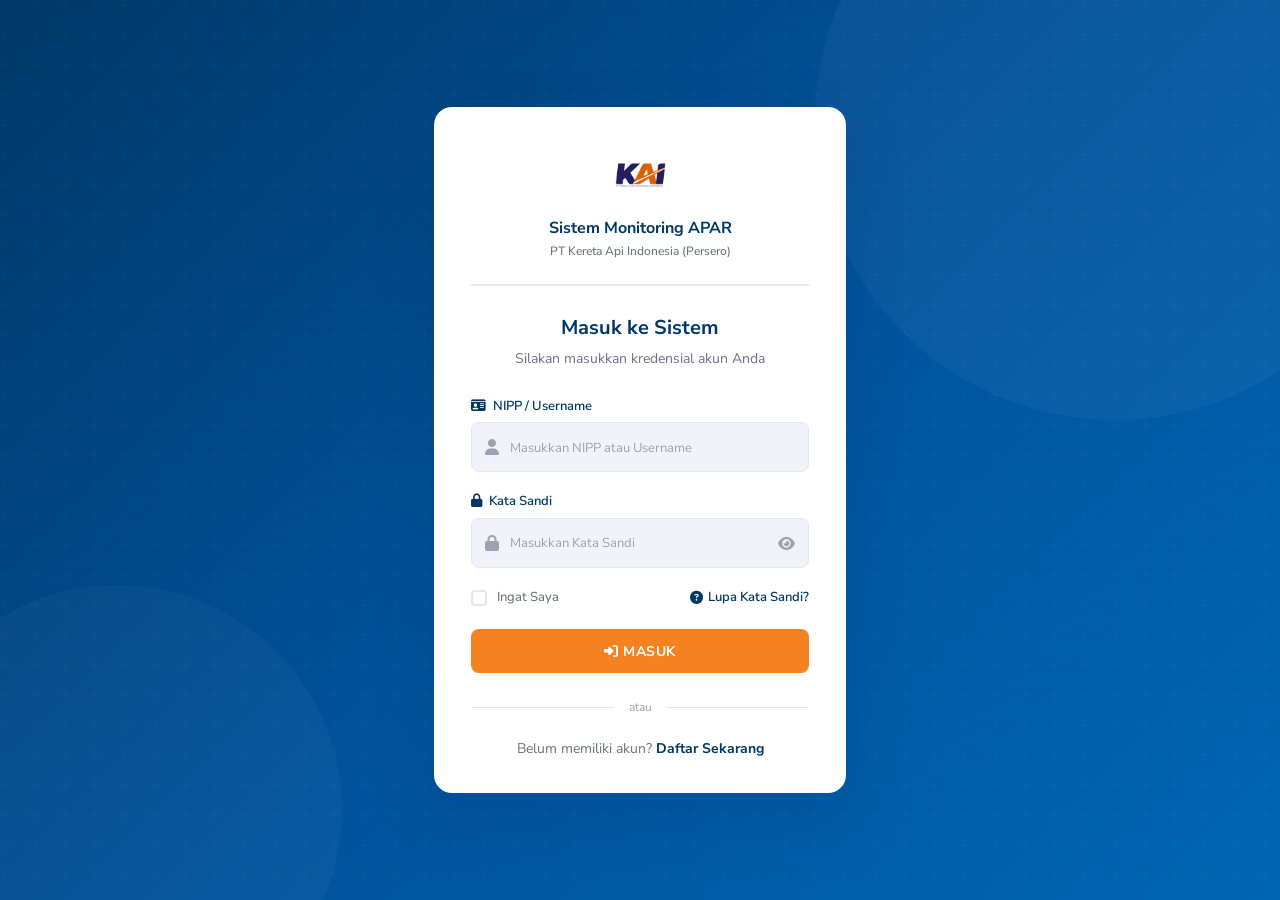
<file: Sistem Pemantauan APAR_/Sistem Pemantauan APAR/login.html>
<!DOCTYPE html>
<html lang="id">
<head>
    <meta charset="UTF-8">
    <meta name="viewport" content="width=device-width, initial-scale=1">
    <title>Login | Sistem Monitoring APAR - PT KAI</title>

    <!-- Bootstrap 5 -->
    <link href="https://cdn.jsdelivr.net/npm/bootstrap@5.3.3/dist/css/bootstrap.min.css" rel="stylesheet">

    <!-- Font Awesome 6 -->
    <link rel="stylesheet" href="https://cdnjs.cloudflare.com/ajax/libs/font-awesome/6.5.2/css/all.min.css">

    <!-- Custom CSS -->
    <link rel="stylesheet" href="assets/css/login.css">
    <link rel="stylesheet" href="assets/css/style.css">
</head>
<body>

    <!-- Background Pattern -->
    <div class="kai-pattern"></div>

    <div class="login-container">
        <div class="login-card">

            <!-- Logo & Brand -->
            <div class="logo-wrap">
                <img src="assets/img/logo kai.png" alt="PT KAI Logo">
                <div class="brand-title">Sistem Monitoring APAR</div>
                <div class="brand-sub">PT Kereta Api Indonesia (Persero)</div>
            </div>

            <h3>Masuk ke Sistem</h3>
            <p class="sub-text">Silakan masukkan kredensial akun Anda</p>

            <!-- Login Form -->
            <form id="loginForm">
                <div class="form-group">
                    <label for="username">
                        <i class="fas fa-id-card me-1"></i> NIPP / Username
                    </label>
                    <div class="input-wrap">
                        <i class="fas fa-user"></i>
                        <input type="text" id="username" class="form-control" placeholder="Masukkan NIPP atau Username" required autocomplete="username">
                    </div>
                </div>

                <div class="form-group">
                    <label for="password">
                        <i class="fas fa-lock me-1"></i> Kata Sandi
                    </label>
                    <div class="input-wrap">
                        <i class="fas fa-lock"></i>
                        <input type="password" id="password" class="form-control" placeholder="Masukkan Kata Sandi" required autocomplete="current-password">
                        <button type="button" class="password-toggle" onclick="togglePassword()" tabindex="-1">
                            <i class="fas fa-eye" id="toggleIcon"></i>
                        </button>
                    </div>
                </div>

                <!-- Remember Me & Forgot Password -->
                <div class="form-options">
                    <label class="remember-me">
                        <input type="checkbox" id="rememberMe">
                        <span class="checkmark"></span>
                        Ingat Saya
                    </label>
                    <a href="forgot-password.html" class="forgot-password">
                        <i class="fas fa-question-circle"></i> Lupa Kata Sandi?
                    </a>
                </div>

                <button type="submit" class="btn-login" id="loginBtn">
                    <span class="btn-text"><i class="fas fa-right-to-bracket"></i> Masuk</span>
                    <span class="btn-loading d-none">
                        <span class="spinner"></span> Memverifikasi...
                    </span>
                </button>
            </form>

            <!-- Divider -->
            <div class="divider">atau</div>

            <!-- Register Link -->
            <p class="register-link">
                <span>Belum memiliki akun?</span>
                <a href="register.html">Daftar Sekarang</a>
            </p>

        </div>
    </div>

    <!-- KAI Custom Modal -->
    <div class="kai-modal-overlay" id="kaiModal">
        <div class="kai-modal-box">
            <div class="kai-modal-header">
                <div class="modal-icon" id="modalIcon">
                    <i class="fas fa-exclamation-circle"></i>
                </div>
                <div class="modal-title" id="modalTitle">Perhatian</div>
            </div>
            <div class="kai-modal-body" id="modalBody">Pesan</div>
            <div class="kai-modal-footer">
                <button class="btn-modal btn-primary" onclick="closeModal()">OK</button>
            </div>
        </div>
    </div>

    <script>
    // ===========================
    // KAI CUSTOM MODAL
    // ===========================
    function showModal(icon, title, message) {
        const modal = document.getElementById('kaiModal');
        const modalIcon = document.getElementById('modalIcon');
        const modalTitle = document.getElementById('modalTitle');
        const modalBody = document.getElementById('modalBody');

        modalIcon.className = 'modal-icon icon-' + icon;
        modalIcon.innerHTML = icon === 'error' ? '<i class="fas fa-circle-exclamation"></i>' :
                              icon === 'success' ? '<i class="fas fa-circle-check"></i>' :
                              icon === 'warning' ? '<i class="fas fa-triangle-exclamation"></i>' :
                              '<i class="fas fa-circle-info"></i>';
        modalTitle.textContent = title;
        modalBody.textContent = message;
        modal.classList.add('show');
    }

    function closeModal() {
        document.getElementById('kaiModal').classList.remove('show');
    }

    document.getElementById('kaiModal').addEventListener('click', function(e) {
        if(e.target === this) closeModal();
    });

    document.addEventListener('keydown', function(e) {
        if(e.key === 'Escape') closeModal();
    });

    // =========================
    // TOGGLE PASSWORD VISIBILITY
    // =========================
    function togglePassword() {
        const password = document.getElementById('password');
        const icon = document.getElementById('toggleIcon');
        if(password.type === 'password') {
            password.type = 'text';
            icon.classList.remove('fa-eye');
            icon.classList.add('fa-eye-slash');
        } else {
            password.type = 'password';
            icon.classList.remove('fa-eye-slash');
            icon.classList.add('fa-eye');
        }
    }

    // =========================
    // LOGIN HANDLER
    // =========================
    document.getElementById('loginForm').addEventListener('submit', loginUser);

    function loginUser(e) {
        e.preventDefault();

        const loginBtn = document.getElementById('loginBtn');
        const btnText = loginBtn.querySelector('.btn-text');
        const btnLoading = loginBtn.querySelector('.btn-loading');

        const username = document.getElementById('username').value.trim();
        const password = document.getElementById('password').value.trim();
        const rememberMe = document.getElementById('rememberMe').checked;

        // Validasi input
        if(!username || !password) {
            showModal('error', 'Data Belum Lengkap', 'NIPP/Username dan Kata Sandi harus diisi.');
            return;
        }

        // Tampilkan loading
        loginBtn.disabled = true;
        btnText.classList.add('d-none');
        btnLoading.classList.remove('d-none');

        setTimeout(function() {
            const users = JSON.parse(localStorage.getItem('users')) || [];

            const user = users.find(u =>
                (u.username && u.username.toLowerCase() === username.toLowerCase()) ||
                (u.nip && u.nip.toLowerCase() === username.toLowerCase())
            );

            if(!user) {
                showModal('error', 'Akun Tidak Ditemukan', 'NIPP/Username tidak terdaftar. Silakan hubungi administrator.');
                resetButton();
                return;
            }

            if(user.password !== password) {
                showModal('error', 'Kata Sandi Salah', 'Kata Sandi yang Anda masukkan salah. Silakan coba lagi.');
                resetButton();
                return;
            }

            // Proses login sukses
            localStorage.setItem('login', 'true');

            const userData = {
                id: user.id,
                nama: user.nama,
                nip: user.nip,
                username: user.username,
                email: user.email,
                area: user.area || user.daop,
                role: user.role || 'Petugas'
            };
            localStorage.setItem('user', JSON.stringify(userData));

            if(rememberMe) {
                localStorage.setItem('rememberMe', 'true');
                localStorage.setItem('savedUser', userData.nip || userData.username);
            } else {
                localStorage.removeItem('rememberMe');
                localStorage.removeItem('savedUser');
            }

            window.location.href = 'user/dashboard.html';
        }, 800);
    }

    function resetButton() {
        const loginBtn = document.getElementById('loginBtn');
        const btnText = loginBtn.querySelector('.btn-text');
        const btnLoading = loginBtn.querySelector('.btn-loading');

        loginBtn.disabled = false;
        btnText.classList.remove('d-none');
        btnLoading.classList.add('d-none');
    }

    // =========================
    // REMEMBER ME - Auto Fill
    // =========================
    (function() {
        if(localStorage.getItem('rememberMe') === 'true') {
            const savedUser = localStorage.getItem('savedUser');
            if(savedUser) {
                document.getElementById('username').value = savedUser;
                document.getElementById('rememberMe').checked = true;
                document.getElementById('password').focus();
            }
        }
    })();
    </script>

</body>
</file>
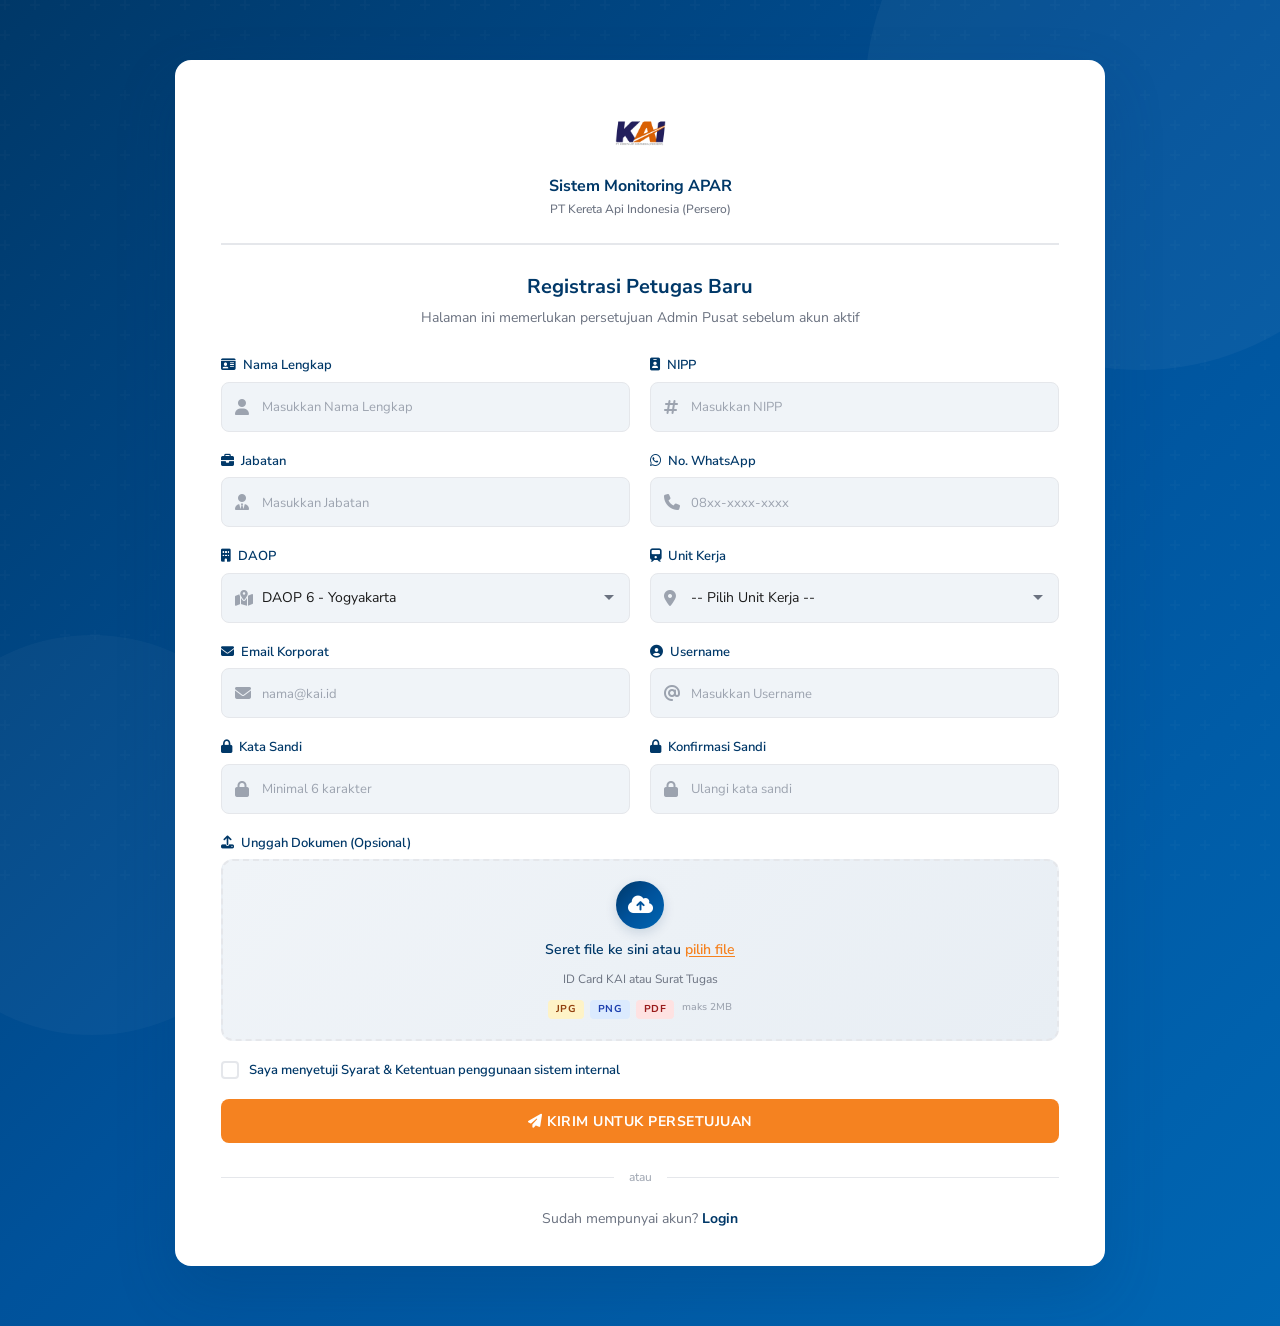
<file: Sistem Pemantauan APAR_/Sistem Pemantauan APAR/register.html>
<!DOCTYPE html>
<html lang="id">
<head>
    <meta charset="UTF-8">
    <meta name="viewport" content="width=device-width, initial-scale=1">
    <title>Registrasi Petugas | Sistem Monitoring APAR - PT KAI</title>

    <!-- Bootstrap 5 -->
    <link href="https://cdn.jsdelivr.net/npm/bootstrap@5.3.3/dist/css/bootstrap.min.css" rel="stylesheet">

    <!-- Font Awesome 6 -->
    <link rel="stylesheet" href="https://cdnjs.cloudflare.com/ajax/libs/font-awesome/6.5.2/css/all.min.css">

    <!-- Custom CSS -->
    <link rel="stylesheet" href="assets/css/register.css">
    <link rel="stylesheet" href="assets/css/style.css">
</head>
<body>

    <!-- Background Pattern -->
    <div class="kai-pattern"></div>

    <div class="register-container">
        <div class="register-card">

            <!-- Logo & Brand -->
            <div class="logo-wrap">
                <img src="assets/img/logo kai.png" alt="PT KAI Logo">
                <div class="brand-title">Sistem Monitoring APAR</div>
                <div class="brand-sub">PT Kereta Api Indonesia (Persero)</div>
            </div>

            <h3>Registrasi Petugas Baru</h3>
            <p class="sub-text">Halaman ini memerlukan persetujuan Admin Pusat sebelum akun aktif</p>

            <!-- Registration Form -->
            <form id="registerForm">
                <!-- Data Diri -->
                <div class="form-row">
                    <div class="form-group">
                        <label for="nama">
                            <i class="fas fa-id-card me-1"></i> Nama Lengkap
                        </label>
                        <div class="input-wrap">
                            <i class="fas fa-user"></i>
                            <input type="text" id="nama" class="form-control" placeholder="Masukkan Nama Lengkap" required>
                        </div>
                    </div>

                    <div class="form-group">
                        <label for="nip">
                            <i class="fas fa-id-badge me-1"></i> NIPP
                        </label>
                        <div class="input-wrap">
                            <i class="fas fa-hashtag"></i>
                            <input type="text" id="nip" class="form-control" placeholder="Masukkan NIPP" required>
                        </div>
                    </div>
                </div>

                <div class="form-row">
                    <div class="form-group">
                        <label for="jabatan">
                            <i class="fas fa-briefcase me-1"></i> Jabatan
                        </label>
                        <div class="input-wrap">
                            <i class="fas fa-user-tie"></i>
                            <input type="text" id="jabatan" class="form-control" placeholder="Masukkan Jabatan" required>
                        </div>
                    </div>

                    <div class="form-group">
                        <label for="telepon">
                            <i class="fab fa-whatsapp me-1"></i> No. WhatsApp
                        </label>
                        <div class="input-wrap">
                            <i class="fas fa-phone"></i>
                            <input type="tel" id="telepon" class="form-control" placeholder="08xx-xxxx-xxxx" required>
                        </div>
                    </div>
                </div>

                <!-- Unit Kerja/Stasiun -->
                <div class="form-row">
                    <div class="form-group">
                        <label for="daop">
                            <i class="fas fa-building me-1"></i> DAOP
                        </label>
                        <div class="input-wrap">
                            <i class="fas fa-map-location-dot"></i>
                            <select id="daop" class="form-select">
                                <option value="DAOP 1">DAOP 1 - Jakarta</option>
                                <option value="DAOP 2">DAOP 2 - Bandung</option>
                                <option value="DAOP 3">DAOP 3 - Cirebon</option>
                                <option value="DAOP 4">DAOP 4 - Semarang</option>
                                <option value="DAOP 5">DAOP 5 - Purwokerto</option>
                                <option value="DAOP 6" selected>DAOP 6 - Yogyakarta</option>
                                <option value="DAOP 7">DAOP 7 - Madiun</option>
                                <option value="DAOP 8">DAOP 8 - Surabaya</option>
                                <option value="DAOP 9">DAOP 9 - Jember</option>
                            </select>
                        </div>
                    </div>

                    <div class="form-group">
                        <label for="unit">
                            <i class="fas fa-train me-1"></i> Unit Kerja
                        </label>
                        <div class="input-wrap">
                            <i class="fas fa-location-dot"></i>
                            <select id="unit" class="form-select">
                                <option value="">-- Pilih Unit Kerja --</option>
                                <option value="Stasiun Gambir">Stasiun Gambir</option>
                                <option value="Stasiun Bandung">Stasiun Bandung</option>
                                <option value="Stasiun Cirebon">Stasiun Cirebon</option>
                                <option value="Stasiun Semarang Tawang">Stasiun Semarang Tawang</option>
                                <option value="Stasiun Solo">Stasiun Solo</option>
                                <option value="Stasiun Madiun">Stasiun Madiun</option>
                                <option value="Stasiun Surabaya">Stasiun Surabaya</option>
                                <option value="Stasiun Jember">Stasiun Jember</option>
                                <option value="Depo Solok">Depo Solok</option>
                                <option value="Depo Purwokerto">Depo Purwokerto</option>
                            </select>
                        </div>
                    </div>
                </div>

                <!-- Email & Password -->
                <div class="form-row">
                    <div class="form-group">
                        <label for="email">
                            <i class="fas fa-envelope me-1"></i> Email Korporat
                        </label>
                        <div class="input-wrap">
                            <i class="fas fa-envelope"></i>
                            <input type="email" id="email" class="form-control" placeholder="nama@kai.id" required>
                        </div>
                    </div>

                    <div class="form-group">
                        <label for="username">
                            <i class="fas fa-user-circle me-1"></i> Username
                        </label>
                        <div class="input-wrap">
                            <i class="fas fa-at"></i>
                            <input type="text" id="username" class="form-control" placeholder="Masukkan Username" required>
                        </div>
                    </div>
                </div>

                <div class="form-row">
                    <div class="form-group">
                        <label for="password">
                            <i class="fas fa-lock me-1"></i> Kata Sandi
                        </label>
                        <div class="input-wrap">
                            <i class="fas fa-lock"></i>
                            <input type="password" id="password" class="form-control" placeholder="Minimal 6 karakter" required>
                        </div>
                    </div>

                    <div class="form-group">
                        <label for="confirmPassword">
                            <i class="fas fa-lock me-1"></i> Konfirmasi Sandi
                        </label>
                        <div class="input-wrap">
                            <i class="fas fa-lock"></i>
                            <input type="password" id="confirmPassword" class="form-control" placeholder="Ulangi kata sandi" required>
                        </div>
                    </div>
                </div>

                <!-- Upload Dokumen -->
                <div class="form-group">
                    <label>
                        <i class="fas fa-upload me-1"></i> Unggah Dokumen (Opsional)
                    </label>
                    <div class="upload-wrapper">
                        <input type="file" id="dokumen" class="file-input-hidden" accept=".jpg,.jpeg,.png,.pdf">
                        <div class="upload-drop-zone" id="uploadDropZone">
                            <div class="upload-icon-wrap">
                                <i class="fas fa-cloud-arrow-up"></i>
                            </div>
                            <div class="upload-text">Seret file ke sini atau <span>pilih file</span></div>
                            <div class="upload-hint">ID Card KAI atau Surat Tugas</div>
                            <div class="upload-formats">
                                <span class="format-badge jpg">JPG</span>
                                <span class="format-badge png">PNG</span>
                                <span class="format-badge pdf">PDF</span>
                                <span style="font-size:10px;color:var(--kai-muted);font-weight:500;margin-left:2px;">maks 2MB</span>
                            </div>
                        </div>
                        <div class="upload-preview" id="uploadPreview">
                            <div class="file-icon">
                                <i class="fas fa-file-check"></i>
                            </div>
                            <div class="file-info">
                                <span class="file-name" id="fileName"></span>
                                <span class="file-size" id="fileSize"></span>
                            </div>
                            <button type="button" class="file-remove" onclick="removeFile()">
                                <i class="fas fa-xmark"></i>
                            </button>
                        </div>
                    </div>
                </div>

                <!-- Terms & Conditions -->
                <div class="form-group">
                    <label class="terms-checkbox">
                        <input type="checkbox" id="terms" required>
                        <span class="checkmark-terms"></span>
                        Saya menyetuji <a href="#" class="terms-link">Syarat & Ketentuan</a> penggunaan sistem internal
                    </label>
                </div>

                <button type="submit" class="btn-register" id="registerBtn">
                    <span class="btn-text"><i class="fas fa-paper-plane"></i> Kirim untuk Persetujuan</span>
                    <span class="btn-loading d-none">
                        <span class="spinner"></span> Mengirim...
                    </span>
                </button>
            </form>

            <!-- Success Message -->
            <div id="successBox" class="success-box d-none">
                <i class="fas fa-circle-check"></i>
                <h4>Pendaftaran Terkirim!</h4>
                <p>Data Anda telah dikirim ke Admin Pusat. Silakan cek email untuk notifikasi persetujuan.</p>
                <a href="login.html" class="btn-success">
                    <i class="fas fa-right-to-bracket me-1"></i> Kembali ke Login
                </a>
            </div>

            <!-- Divider -->
            <div class="divider">atau</div>

            <!-- Login Link -->
            <p class="login-link">
                <span>Sudah mempunyai akun?</span>
                <a href="login.html">Login</a>
            </p>

        </div>
    </div>

    <!-- KAI Custom Modal -->
    <div class="kai-modal-overlay" id="kaiModal">
        <div class="kai-modal-box">
            <div class="kai-modal-header">
                <div class="modal-icon" id="modalIcon">
                    <i class="fas fa-exclamation-circle"></i>
                </div>
                <div class="modal-title" id="modalTitle">Perhatian</div>
            </div>
            <div class="kai-modal-body" id="modalBody">Pesan</div>
            <div class="kai-modal-footer">
                <button class="btn-modal btn-primary" onclick="closeModal()">OK</button>
            </div>
        </div>
    </div>

    <script>
    // ===========================
    // KAI CUSTOM MODAL
    // ===========================
    function showModal(icon, title, message) {
        const modal = document.getElementById('kaiModal');
        const modalIcon = document.getElementById('modalIcon');
        const modalTitle = document.getElementById('modalTitle');
        const modalBody = document.getElementById('modalBody');

        modalIcon.className = 'modal-icon icon-' + icon;
        modalIcon.innerHTML = icon === 'error' ? '<i class="fas fa-circle-exclamation"></i>' :
                              icon === 'success' ? '<i class="fas fa-circle-check"></i>' :
                              icon === 'warning' ? '<i class="fas fa-triangle-exclamation"></i>' :
                              '<i class="fas fa-circle-info"></i>';
        modalTitle.textContent = title;
        modalBody.textContent = message;
        modal.classList.add('show');
    }

    function closeModal() {
        document.getElementById('kaiModal').classList.remove('show');
    }

    // Close modal on overlay click
    document.getElementById('kaiModal').addEventListener('click', function(e) {
        if(e.target === this) closeModal();
    });

    // Close modal on Escape key
    document.addEventListener('keydown', function(e) {
        if(e.key === 'Escape') closeModal();
    });

    // ===========================
    // CUSTOM FILE UPLOAD
    // ===========================
    const fileInput = document.getElementById('dokumen');
    const dropZone = document.getElementById('uploadDropZone');
    const preview = document.getElementById('uploadPreview');
    const fileName = document.getElementById('fileName');
    const fileSize = document.getElementById('fileSize');

    dropZone.addEventListener('click', function() {
        fileInput.click();
    });

    fileInput.addEventListener('change', function(e) {
        handleFile(e.target.files[0]);
    });

    ['dragenter', 'dragover'].forEach(function(event) {
        dropZone.addEventListener(event, function(e) {
            e.preventDefault();
            e.stopPropagation();
            dropZone.classList.add('dragover');
        });
    });

    ['dragleave', 'drop'].forEach(function(event) {
        dropZone.addEventListener(event, function(e) {
            e.preventDefault();
            e.stopPropagation();
            dropZone.classList.remove('dragover');
        });
    });

    dropZone.addEventListener('drop', function(e) {
        const files = e.dataTransfer.files;
        if(files.length > 0) {
            fileInput.files = files;
            handleFile(files[0]);
        }
    });

    function handleFile(file) {
        if(!file) return;

        if(file.size > 2 * 1024 * 1024) {
            showModal('error', 'Ukuran File Terlalu Besar', 'Ukuran file maksimal 2MB.');
            fileInput.value = '';
            return;
        }

        const allowedTypes = ['image/jpeg', 'image/png', 'application/pdf'];
        if(!allowedTypes.includes(file.type)) {
            showModal('error', 'Format Tidak Didukung', 'Format file harus JPG, PNG, atau PDF.');
            fileInput.value = '';
            return;
        }

        dropZone.style.display = 'none';
        preview.classList.add('show');
        fileName.textContent = file.name;

        const sizeKB = (file.size / 1024).toFixed(1);
        fileSize.textContent = sizeKB < 1024 ? sizeKB + ' KB' : (file.size / (1024 * 1024)).toFixed(1) + ' MB';
    }

    function removeFile() {
        fileInput.value = '';
        preview.classList.remove('show');
        dropZone.style.display = 'flex';
    }

    document.getElementById('registerForm').addEventListener('submit', registerUser);

    function registerUser(e) {
        e.preventDefault();

        const registerBtn = document.getElementById('registerBtn');
        const btnText = registerBtn.querySelector('.btn-text');
        const btnLoading = registerBtn.querySelector('.btn-loading');

        const nama = document.getElementById('nama').value.trim();
        const nip = document.getElementById('nip').value.trim();
        const jabatan = document.getElementById('jabatan').value.trim();
        const telepon = document.getElementById('telepon').value.trim();
        const daop = document.getElementById('daop').value;
        const unit = document.getElementById('unit').value;
        const email = document.getElementById('email').value.trim();
        const username = document.getElementById('username').value.trim();
        const password = document.getElementById('password').value.trim();
        const confirmPassword = document.getElementById('confirmPassword').value.trim();
        const terms = document.getElementById('terms').checked;

        if(!nama || !nip || !jabatan || !telepon || !daop || !unit || !email || !username || !password || !confirmPassword) {
            showModal('error', 'Data Belum Lengkap', 'Semua field wajib diisi.');
            return;
        }

        if(password.length < 6) {
            showModal('error', 'Password Terlalu Pendek', 'Password minimal 6 karakter.');
            return;
        }

        if(password !== confirmPassword) {
            showModal('error', 'Password Tidak Cocok', 'Konfirmasi sandi tidak cocok.');
            return;
        }

        if(!terms) {
            showModal('warning', 'Syarat & Ketentuan', 'Anda harus menyetuji Syarat & Ketentuan.');
            return;
        }

        registerBtn.disabled = true;
        btnText.classList.add('d-none');
        btnLoading.classList.remove('d-none');

        setTimeout(function() {
            let users = JSON.parse(localStorage.getItem('users')) || [];

            const cek = users.find(u => u.username === username);
            if(cek) {
                showModal('error', 'Username Terdaftar', 'Username sudah digunakan. Silakan gunakan username lain.');
                resetButton();
                return;
            }

            const cekNip = users.find(u => u.nip === nip);
            if(cekNip) {
                showModal('error', 'NIPP Terdaftar', 'NIPP sudah terdaftar. Silakan hubungi administrator.');
                resetButton();
                return;
            }

            users.push({
                id: Date.now(),
                nama,
                nip,
                jabatan,
                telepon,
                daop,
                unit,
                email,
                username,
                password,
                role: 'Petugas',
                status: 'pending',
                createdAt: new Date().toISOString()
            });

            localStorage.setItem('users', JSON.stringify(users));

            document.getElementById('registerForm').style.display = 'none';
            document.getElementById('successBox').classList.remove('d-none');
        }, 1000);
    }

    function resetButton() {
        const registerBtn = document.getElementById('registerBtn');
        const btnText = registerBtn.querySelector('.btn-text');
        const btnLoading = registerBtn.querySelector('.btn-loading');
        
        registerBtn.disabled = false;
        btnText.classList.remove('d-none');
        btnLoading.classList.add('d-none');
    }
    </script>

</body>
</html>
</file>
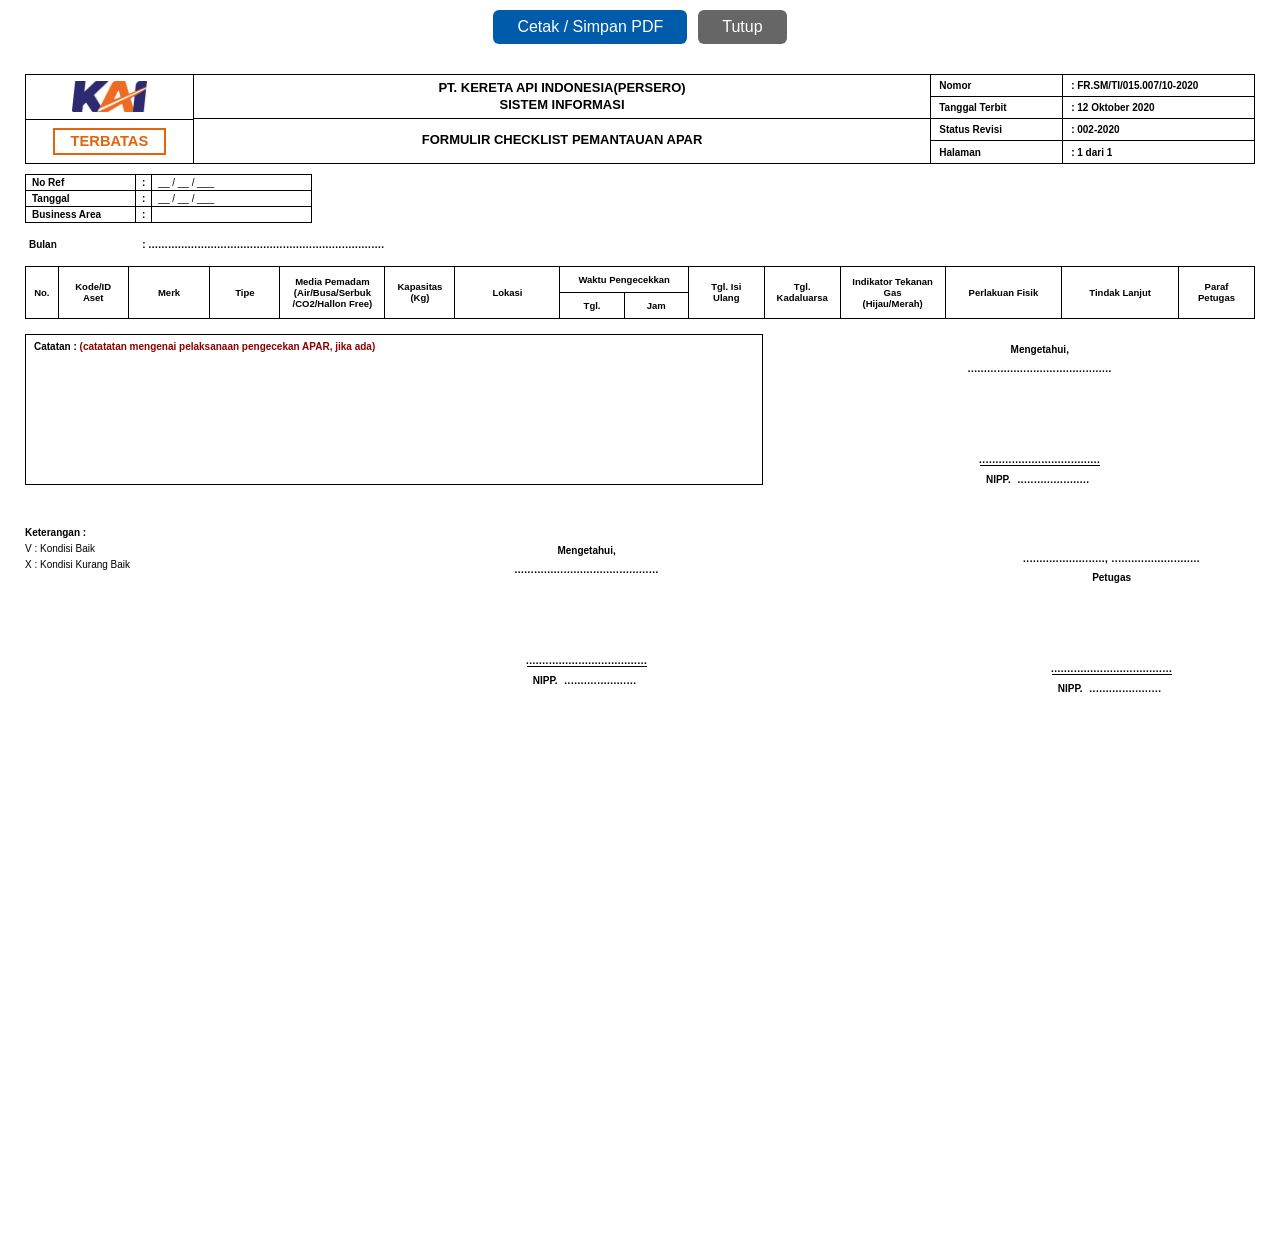
<file: Sistem Pemantauan APAR_/Sistem Pemantauan APAR/template-form-check.html>
<!DOCTYPE html>
<html lang="id">
<head>
<meta charset="UTF-8">
<title>Formulir Checklist Pemantauan APAR</title>
<style>
  @page { size: A4 landscape; margin: 10mm; }
  * { box-sizing: border-box; }
  body {
    font-family: Arial, Helvetica, sans-serif;
    font-size: 11px;
    color: #000;
    margin: 0;
  }
  .page {
    background: #fff;
    margin: 0 auto;
    padding: 20px 25px;
  }

  /* ===== HEADER ===== */
  .header-table {
    width: 100%;
    border-collapse: collapse;
    border: 1.5px solid #000;
    margin-bottom: 10px;
  }
  .header-table td {
    border: 1.5px solid #000;
    vertical-align: middle;
    padding: 4px 8px;
  }
  .logo-cell {
    width: 140px;
    text-align: center;
    vertical-align: middle;
    padding: 0!important;
  }
  .logo-kai {
    border-bottom: 1.5px solid #000;
  }

  .logo-cell img { max-width: 75px; }
  .logo-kai {
    font-weight: bold;
    font-size: 26px;
    padding-top: .35rem;
    letter-spacing: 1px;
  }

  .terbatas-box {
    border: 2px solid #e4640c;
    color: #e4640c;
    display: inline-block;
    padding: .20rem 1rem;
    margin: .5rem 0;
    font-size: 11pt;
    font-weight: bold;
  }
  .title-cell {
    text-align: center;
    font-weight: bold;
    font-size: 13px;
    padding: 0!important;
  }
  .title-cell .sub {
    display: block;
    font-size: 13px;
    padding-bottom: .25rem;
    font-weight: bold;
    line-height: 1.5;
    border-bottom: 1.5px solid #000;
  }
  .title-cell .form-title {
    font-size: 13px;
    font-weight: bold;
    margin-top: .8rem;
    margin-bottom: .7rem;
  }
  .meta-label {
    width: 110px;
    font-size: 10px;
    white-space: nowrap;
    font-weight: bold;
  }
  .meta-value {
    width: 160px;
    font-size: 10px;
    font-weight: bold;
  }

  /* ===== NO REF / TANGGAL / BUSINESS AREA BOX ===== */
  .ref-table {
    border-collapse: collapse;
    margin-bottom: 6px;
    font-size: 10px;
  }
  .ref-table td {
    border: 1.5px solid #000;
    padding: 2px 6px;
  }
  .ref-table .label { font-weight: normal; width: 110px; font-weight: bold; }
  .ref-table .colon { width: 10px; text-align: center; font-weight: bold; }
  .ref-table .val { width: 160px; }

  .bulan-line {
    font-size: 10px;
    margin: 1rem 0 1rem 4px;
  }
  .bulan-line .dots {
    display: inline-block;
    font-weight: bold;
    letter-spacing: 0.5px;
    width: 200px;
  }
  .bulan-line strong {
    margin-right: 5rem;
  }

  /* ===== MAIN TABLE ===== */
  table.main {
    width: 100%;
    border-collapse: collapse;
    font-size: 9.5px;
    table-layout: fixed;
    overflow: hidden;
  }
  table.main th, table.main td {
    border: 1.5px solid #000;
    padding: .45rem .5rem;
    text-align: center;
    vertical-align: middle;
  }
  table.main thead th {
    font-weight: bold;
    font-size: 9.5px;
  }
  table.main .subhead {
    font-style: italic;
    font-weight: normal;
    font-size: 8.5px;
  }
  table.main td.body-row {
    height: 26px;
  }
  .col-no { width: 28px; }
  .col-kode { width: 60px; }
  .col-merk { width: 70px; }
  .col-tipe { width: 60px; }
  .col-media { width: 90px; }
  .col-kap { width: 60px; }
  .col-lokasi { width: 90px; }
  .col-waktu-cek { text-wrap: nowrap; width: 110px; }
  .col-wpe { min-width: 45px; text-wrap:nowrap; }
  .col-isiulang { width: 65px; }
  .col-kadaluarsa { width: 65px; }
  .col-indikator { width: 90px; }
  .col-perlakuan { width: 100px; }
  .col-tindak { width: 100px; }
  .col-paraf { width: 65px; }

  /* ===== CATATAN & TTD SECTION ===== */
  .page1-footer {
    display: flex;
    justify-content: space-between;
    margin-top: 15px;
    page-break-inside: avoid;
  }
  .catatan-box {
    border: 1.5px solid #000;
    width: 60%;
    min-height: 150px;
    padding: 6px 8px;
    font-size: 10px;
  }
  .catatan-box .catatan-title {
    font-weight: bold;
  }
  .catatan-title_red {
    color: darkred;
    font-weight: bold;
  }
  .ttd-box {
    width: 35%;
    text-align: center;
    font-size: 10px;
    padding-top: 10px;
  }
  .ttd-box .dots {
    display: block;
    margin: .5rem auto;
    width: 150px;
    letter-spacing: 0.5px;
    font-weight: bold;
  }
  .ttd-box .nipp-dots {
    display: block;
    margin-top: 5rem; 
    font-weight: bold;
    letter-spacing: 0.5px;
  }

  .ttd-box .nipp-line {
    display: block;
    margin: 0 auto;
    margin-bottom: 0.5rem;
    border-bottom: 1.5px solid #000;
    width: 120px;
  }

  .nipp-dots_2 {
    display: inline-block;
    letter-spacing: .5px;
    width: 80px;
  }

  /* ===== PAGE 2 ===== */
  .page2-container {
    page-break-before: always;
  }
  .page2 {
    display: flex;
    justify-content: space-between;
    position: relative;
    min-height: 700px;
    font-size: 11px;
  }
  .keterangan {
    font-size: 10px;
    line-height: 1.6;
  }
  .keterangan .title { font-weight: bold; }
  .signature-row {
    display: flex;
    justify-content: space-between;
    gap: 20rem;
    margin-top: 10px;
    padding: 0 40px;
  }
  .sig-col {
    text-align: center;
    font-size: 10px;
    width: 260px;
  }
  .sig-col .sign-dots {
    display: block;
    margin: .5rem auto;
    width: 200px;
    letter-spacing: 0.5px;
    font-weight: bold;
  }

  @media print {
    .no-print { display: none; }
  }
  .no-print { text-align: center; margin: 10px 0; }
  .no-print button { padding: 8px 24px; font-size: 16px; cursor: pointer; background: #005BAA; color: #fff; border: none; border-radius: 6px; }
</style>
</head>
<body>

<div class="no-print">
  <button onclick="window.print()"><i class="fas fa-print"></i> Cetak / Simpan PDF</button>
  <button onclick="window.close()" style="background:#666;margin-left:8px;">Tutup</button>
</div>

<!-- ================= PAGE 1 ================= -->
<div class="page" id="page1">

  <!-- HEADER -->
  <table class="header-table">
    <tr>
      <td class="logo-cell" rowspan="5">
        <div class="logo-kai">
            <img src="assets/img/logo_kai_non-slogan.webp" alt="">
        </div>
        <div class="terbatas-box">TERBATAS</div>
      </td>
      <td class="title-cell" rowspan="5" style="width:60%;">
        <div>PT. KERETA API INDONESIA(PERSERO)</div>
        <div class="sub">SISTEM INFORMASI</div>
        <div class="form-title">FORMULIR CHECKLIST PEMANTAUAN APAR</div>
      </td>
    </tr>
    <tr>
      <td class="meta-label">Nomor</td>
      <td class="meta-value">: FR.SM/TI/015.007/10-2020</td>
    </tr>
    <tr>
      <td class="meta-label">Tanggal Terbit</td>
      <td class="meta-value">: 12 Oktober 2020</td>
    </tr>
    <tr>
      <td class="meta-label">Status Revisi</td>
      <td class="meta-value">: 002-2020</td>
    </tr>
    <tr>
      <td class="meta-label">Halaman</td>
      <td class="meta-value">: 1 dari 1</td>
    </tr>
  </table>

  <!-- NO REF / TANGGAL / BUSINESS AREA -->
  <table class="ref-table">
    <tr>
      <td class="label">No Ref</td>
      <td class="colon">:</td>
      <td class="val" id="noRef">__ / __ / ___</td>
    </tr>
    <tr>
      <td class="label">Tanggal</td>
      <td class="colon">:</td>
      <td class="val" id="tanggal">__ / __ / ___</td>
    </tr>
    <tr>
      <td class="label">Business Area</td>
      <td class="colon">:</td>
      <td class="val" id="businessArea">&nbsp;</td>
    </tr>
  </table>

  <div class="bulan-line">
    <strong>Bulan</strong>&nbsp;&nbsp;<b>:</b> <span class="dots" id="bulan">........................................................................</span>
  </div>

  <!-- MAIN TABLE -->
  <table class="main" id="mainTable">
    <thead>
      <tr>
        <th class="col-no" rowspan="2">No.</th>
        <th class="col-kode" rowspan="2">Kode/ID Aset</th>
        <th class="col-merk" rowspan="2">Merk</th>
        <th class="col-tipe" rowspan="2">Tipe</th>
        <th class="col-media" rowspan="2">Media Pemadam<br>(Air/Busa/Serbuk<br>/CO2/Hallon Free)</th>
        <th class="col-kap" rowspan="2">Kapasitas<br>(Kg)</th>
        <th class="col-lokasi" rowspan="2">Lokasi</th>
        <th class="col-waktu-cek" colspan="2">Waktu Pengecekkan</th>
        <th class="col-isiulang" rowspan="2">Tgl. Isi Ulang</th>
        <th class="col-kadaluarsa" rowspan="2">Tgl.<br>Kadaluarsa</th>
        <th class="col-indikator" rowspan="2">Indikator Tekanan Gas<br>(Hijau/Merah)</th>
        <th class="col-perlakuan" rowspan="2">Perlakuan Fisik</th>
        <th class="col-tindak" rowspan="2">Tindak Lanjut</th>
        <th class="col-paraf" rowspan="2">Paraf Petugas</th>
      </tr>
      <tr>
        <th class="col-wpe">Tgl.</th>
        <th class="col-wpe">Jam</th>
      </tr>
    </thead>
    <tbody id="tableBody"></tbody>
  </table>

  <!-- CATATAN + TTD (selalu di page 1) -->
  <div class="page1-footer">
    <div class="catatan-box">
      <span class="catatan-title">Catatan :</span> <span class="catatan-title_red">(catatatan mengenai pelaksanaan pengecekan APAR, jika ada)</span>
      <div id="catatanText" style="margin-top:8px;font-size:10px;"></div>
    </div>
    <div class="ttd-box">
      <b>Mengetahui,</b>
      <span class="dots">............................................</span>
      <span class="nipp-dots">.....................................</span>
      <span class="nipp-line"></span>
      <b>NIPP. <span class="nipp-dots_2">......................</span></b>
    </div>
  </div>

</div>

<!-- ================= PAGE 2 (hanya jika ada data lebih) ================= -->
<div class="page2-container" id="page2Container">
  <div class="page">
    <div class="page2">
      <div class="keterangan">
        <span class="title">Keterangan :</span><br>
        V : Kondisi Baik<br>
        X : Kondisi Kurang Baik
      </div>

      <div class="signature-row">
        <div class="ttd-box">
          <b>Mengetahui,</b>
          <span class="dots">............................................</span>
          <span class="nipp-dots">.....................................</span>
          <span class="nipp-line"></span>
          <b>NIPP. <span class="nipp-dots_2">......................</span></b>
        </div>
        <div class="ttd-box sig-col">
          <span class="sign-dots">........................., ...........................</span>
          <b>Petugas</b>
          <span class="nipp-dots">.....................................</span>
          <span class="nipp-line"></span>
          <b>NIPP. <span class="nipp-dots_2">......................</span></b>
        </div>
      </div>
    </div>
  </div>
</div>

<script>
// Ambil data dari sessionStorage
const exportData = JSON.parse(sessionStorage.getItem('exportData') || '[]');

if(exportData.length > 0) {
  const first = exportData[0];
  document.getElementById('noRef').textContent = first.noRef || '-';
  document.getElementById('tanggal').textContent = first.tglCek || '-';
  document.getElementById('businessArea').textContent = first.businessArea || '-';
  document.getElementById('bulan').textContent = first.bulan || '-';
  
  // Catatan
  if(first.catatan) {
    document.getElementById('catatanText').textContent = first.catatan;
  }
  
  // Isi tabel - max 10 baris agar muat di page 1 (header + catatan + ttd)
  const tbody = document.getElementById('tableBody');
  tbody.innerHTML = '';
  const maxRowsOnPage1 = 10;
  const totalData = exportData.length;
  
  for(let i = 0; i < Math.min(totalData, maxRowsOnPage1); i++) {
    const d = exportData[i];
    const paraf = d.signature && d.signature.length > 100 
      ? `<img src="${d.signature}" style="width:50px;height:20px;object-fit:contain;">` 
      : '';
    tbody.innerHTML += `<tr>
      <td><b>${i+1}</b></td>
      <td>${d.kodeAsset||''}</td>
      <td>${d.merk||''}</td>
      <td>${d.tipe||''}</td>
      <td>${d.media||''}</td>
      <td>${d.kapasitas||''}</td>
      <td>${d.lokasi||''}</td>
      <td>${d.tglCek||''}</td>
      <td>${d.jamCek||''}</td>
      <td>${d.isiUlang||''}</td>
      <td>${d.expired||''}</td>
      <td>${d.indikator||''}</td>
      <td>${d.fisik||''}</td>
      <td>${d.tindak||''}</td>
      <td>${paraf}</td>
    </tr>`;
  }
  
  // Jika data lebih dari 10, tambahkan page baru untuk sisa data (sebelum page 2)
  if(totalData > maxRowsOnPage1) {
    const remainingData = exportData.slice(maxRowsOnPage1);
    const pagesNeeded = Math.ceil(remainingData.length / 15);
    const page2El = document.getElementById('page2Container');
    
    for(let p = pagesNeeded - 1; p >= 0; p--) {
      const startIdx = p * 15;
      const endIdx = Math.min(startIdx + 15, remainingData.length);
      
      const pageDiv = document.createElement('div');
      pageDiv.className = 'page';
      pageDiv.style.pageBreakBefore = 'always';
      
      let tableHtml = `
      <table class="main" style="margin-bottom:15px;">
        <thead>
          <tr>
            <th class="col-no" rowspan="2">No.</th>
            <th class="col-kode" rowspan="2">Kode/ID Aset</th>
            <th class="col-merk" rowspan="2">Merk</th>
            <th class="col-tipe" rowspan="2">Tipe</th>
            <th class="col-media" rowspan="2">Media Pemadam</th>
            <th class="col-kap" rowspan="2">Kap</th>
            <th class="col-lokasi" rowspan="2">Lokasi</th>
            <th class="col-waktu-cek" colspan="2">Waktu Cek</th>
            <th class="col-isiulang" rowspan="2">Isi Ulang</th>
            <th class="col-kadaluarsa" rowspan="2">Kadaluarsa</th>
            <th class="col-indikator" rowspan="2">Indikator</th>
            <th class="col-perlakuan" rowspan="2">Perlakuan</th>
            <th class="col-tindak" rowspan="2">Tindak Lanjut</th>
            <th class="col-paraf" rowspan="2">Paraf</th>
          </tr>
          <tr>
            <th class="col-wpe">Tgl.</th>
            <th class="col-wpe">Jam</th>
          </tr>
        </thead>
        <tbody>`;
      
      for(let i = startIdx; i < endIdx; i++) {
        const d = remainingData[i];
        const globalIdx = i + maxRowsOnPage1 + 1;
        const paraf = d.signature && d.signature.length > 100 
          ? `<img src="${d.signature}" style="width:50px;height:20px;object-fit:contain;">` 
          : '';
        tableHtml += `<tr>
          <td><b>${globalIdx}</b></td>
          <td>${d.kodeAsset||''}</td>
          <td>${d.merk||''}</td>
          <td>${d.tipe||''}</td>
          <td>${d.media||''}</td>
          <td>${d.kapasitas||''}</td>
          <td>${d.lokasi||''}</td>
          <td>${d.tglCek||''}</td>
          <td>${d.jamCek||''}</td>
          <td>${d.isiUlang||''}</td>
          <td>${d.expired||''}</td>
          <td>${d.indikator||''}</td>
          <td>${d.fisik||''}</td>
          <td>${d.tindak||''}</td>
          <td>${paraf}</td>
        </tr>`;
      }
      
      tableHtml += '</tbody></table>';
      
      tableHtml += `
      <div class="page1-footer">
        <div class="catatan-box">
          <span class="catatan-title">Catatan :</span>
          <div style="margin-top:8px;font-size:10px;">${first.catatan || ''}</div>
        </div>
        <div class="ttd-box">
          <b>Mengetahui,</b>
          <span class="dots">............................................</span>
          <span class="nipp-dots">.....................................</span>
          <span class="nipp-line"></span>
          <b>NIPP. <span class="nipp-dots_2">......................</span></b>
        </div>
      </div>`;
      
      pageDiv.innerHTML = tableHtml;
      document.body.insertBefore(pageDiv, page2El);
    }
  }
  // Page 2 (keterangan + signature) selalu ditampilkan
  document.getElementById('page2Container').style.display = 'block';
  
  
  // Hapus sessionStorage setelah digunakan
  sessionStorage.removeItem('exportData');
}
</script>
</body>
</html>
</file>
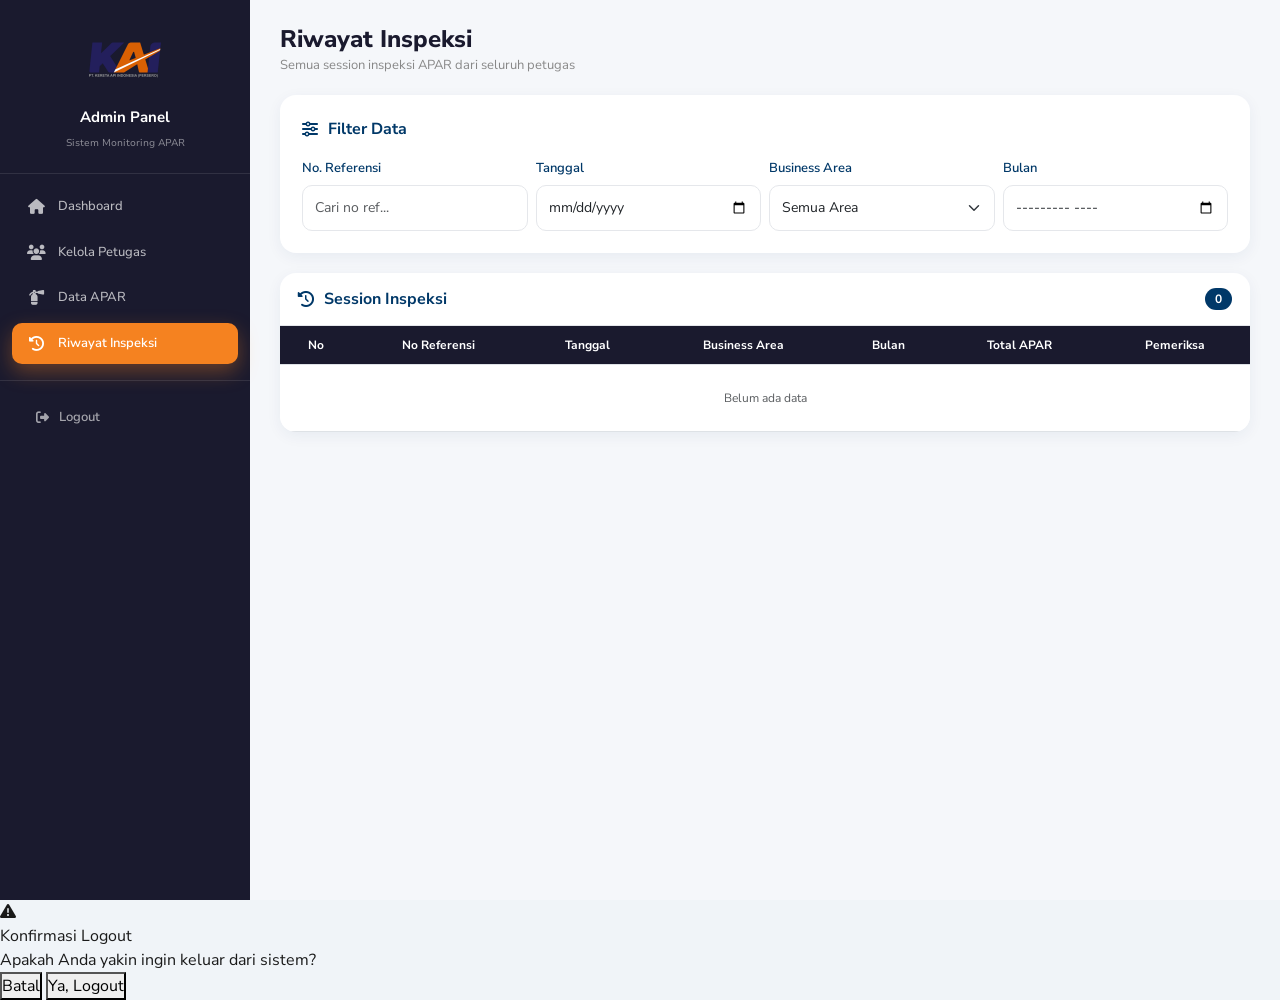
<file: Sistem Pemantauan APAR_/Sistem Pemantauan APAR/admin/history.html>
<!DOCTYPE html>
<html lang="id">
<head>
<meta charset="UTF-8">
<meta name="viewport" content="width=device-width, initial-scale=1, maximum-scale=1, user-scalable=no">
<title>Riwayat Inspeksi | Admin - Sistem Monitoring APAR</title>
<link href="https://cdn.jsdelivr.net/npm/bootstrap@5.3.3/dist/css/bootstrap.min.css" rel="stylesheet">
<link rel="stylesheet" href="https://cdnjs.cloudflare.com/ajax/libs/font-awesome/6.5.2/css/all.min.css">
<link rel="stylesheet" href="../assets/css/user.css">
<style>
:root { --admin-sidebar: #1a1a2e; --admin-accent: #F58220; }
.admin-wrapper { display: flex; min-height: 100vh; }
.admin-sidebar { width: 250px; background: var(--admin-sidebar); color: #fff; position: fixed; top: 0; left: 0; bottom: 0; display: flex; flex-direction: column; z-index: 1000; }
.admin-sidebar .logo-area { padding: 20px; text-align: center; border-bottom: 1px solid rgba(255,255,255,.1); }
.admin-sidebar .logo-area img { width: 80px; margin-bottom: 8px; }
.admin-sidebar .logo-area h5 { font-size: 15px; font-weight: 700; color: #fff; }
.admin-sidebar .logo-area small { color: rgba(255,255,255,.5); font-size: 10px; }
.admin-sidebar .menu { padding: 12px; flex: 1; }
.admin-sidebar .menu a { display: flex; align-items: center; gap: 12px; color: rgba(255,255,255,.7); text-decoration: none; padding: 11px 14px; border-radius: 10px; margin-bottom: 4px; font-size: 13px; font-weight: 500; transition: all .2s; }
.admin-sidebar .menu a i { width: 20px; text-align: center; font-size: 15px; }
.admin-sidebar .menu a:hover { background: rgba(255,255,255,.08); color: #fff; }
.admin-sidebar .menu a.active { background: var(--admin-accent); color: #fff; font-weight: 600; }
.admin-sidebar .sidebar-footer { padding: 15px 20px; border-top: 1px solid rgba(255,255,255,.1); }
.admin-sidebar .sidebar-footer a { color: rgba(255,255,255,.6); text-decoration: none; font-size: 13px; display: flex; align-items: center; gap: 10px; }
.admin-sidebar .sidebar-footer a:hover { color: #fff; }
.admin-content { margin-left: 250px; flex: 1; padding: 25px 30px; background: #F5F7FA; min-height: 100vh; }
.admin-header { display: flex; justify-content: space-between; align-items: center; margin-bottom: 20px; }
.admin-header h2 { font-size: 24px; font-weight: 800; color: #1a1a2e; margin: 0; }
.admin-header p { color: #888; font-size: 13px; margin: 2px 0 0; }
.table th { background: #1a1a2e !important; color: #fff; font-size: 12px; padding: 10px 12px; }
.table td { font-size: 12px; padding: 10px 12px; vertical-align: middle; }
@media(max-width:768px) { .admin-sidebar { display: none; } .admin-content { margin-left: 0; padding: 16px; } }
</style>
</head>
<body>
<div class="admin-wrapper">
    <aside class="admin-sidebar">
        <div>
            <div class="logo-area">
                <img src="../assets/img/logo kai.png" alt="KAI">
                <h5>Admin Panel</h5>
                <small>Sistem Monitoring APAR</small>
            </div>
            <nav class="menu">
                <a href="index.html"><i class="fas fa-house"></i> Dashboard</a>
                <a href="users.html"><i class="fas fa-users"></i> Kelola Petugas</a>
                <a href="monitoring.html"><i class="fas fa-fire-extinguisher"></i> Data APAR</a>
                <a href="history.html" class="active"><i class="fas fa-clock-rotate-left"></i> Riwayat Inspeksi</a>
            </nav>
        </div>
        <div class="sidebar-footer">
            <a href="#" onclick="confirmLogout()"><i class="fas fa-right-from-bracket"></i> Logout</a>
        </div>
    </aside>
    <main class="admin-content">
        <div class="admin-header">
            <div>
                <h2>Riwayat Inspeksi</h2>
                <p>Semua session inspeksi APAR dari seluruh petugas</p>
            </div>
        </div>

        <!-- FILTER -->
        <div class="custom-card">
            <div class="card-title"><i class="fas fa-sliders"></i> Filter Data</div>
            <div class="row g-2">
                <div class="col-md-3">
                    <label>No. Referensi</label>
                    <input type="text" id="filterRef" class="form-control" placeholder="Cari no ref..." oninput="renderTable()">
                </div>
                <div class="col-md-3">
                    <label>Tanggal</label>
                    <input type="date" id="filterTgl" class="form-control" onchange="renderTable()">
                </div>
                <div class="col-md-3">
                    <label>Business Area</label>
                    <select id="filterArea" class="form-select" onchange="renderTable()">
                        <option value="">Semua Area</option>
                        <option>DAOP 1 - Jakarta</option><option>DAOP 2 - Bandung</option>
                        <option>DAOP 3 - Cirebon</option><option>DAOP 4 - Semarang</option>
                        <option>DAOP 5 - Purwokerto</option><option>DAOP 6 - Yogyakarta</option>
                        <option>DAOP 7 - Madiun</option><option>DAOP 8 - Surabaya</option>
                        <option>DAOP 9 - Jember</option>
                    </select>
                </div>
                <div class="col-md-3">
                    <label>Bulan</label>
                    <input type="month" id="filterBulan" class="form-control" onchange="renderTable()">
                </div>
            </div>
        </div>

        <!-- TABLE -->
        <div class="custom-card p-0" style="overflow:hidden;">
            <div class="card-title" style="margin:0;padding:14px 18px;border-bottom:1px solid var(--kai-border);border-radius:12px 12px 0 0;">
                <i class="fas fa-clock-rotate-left"></i> Session Inspeksi
                <span class="badge-count" id="totalSessions">0</span>
            </div>
            <div class="table-responsive" style="overflow-x:auto;white-space:nowrap;">
                <table class="table table-hover align-middle" style="font-size:12px;min-width:800px;margin-bottom:0;">
                    <thead>
                        <tr>
                            <th>No</th>
                            <th>No Referensi</th>
                            <th>Tanggal</th>
                            <th>Business Area</th>
                            <th>Bulan</th>
                            <th>Total APAR</th>
                            <th>Pemeriksa</th>
                        </tr>
                    </thead>
                    <tbody id="historyBody"></tbody>
                </table>
            </div>
        </div>
    </main>
</div>

<script>
function getSessions() {
    const aparData = JSON.parse(localStorage.getItem('aparData')) || [];
    let map = {};
    aparData.forEach((item, index) => {
        const sid = item.noRef || item.sessionId || "SESSION-" + index;
        if (!map[sid]) {
            map[sid] = { 
                sessionId: sid, 
                noRef: item.noRef || "-", 
                tanggal: item.tglCek || item.tanggal || "-", 
                businessArea: item.businessArea || "-", 
                bulan: item.bulan || "-", 
                pemeriksa: item.pemeriksaNama || item.namaPetugas || "-",
                total: 0 
            };
        }
        map[sid].total++;
    });
    return Object.values(map);
}

function renderTable() {
    const filterRef = document.getElementById('filterRef').value.toLowerCase();
    const filterTgl = document.getElementById('filterTgl').value;
    const filterArea = document.getElementById('filterArea').value.toLowerCase();
    const filterBulan = document.getElementById('filterBulan').value;
    
    let sessions = getSessions();
    
    sessions = sessions.filter(s => {
        if(filterRef && !s.noRef.toLowerCase().includes(filterRef)) return false;
        if(filterTgl && s.tanggal !== filterTgl) return false;
        if(filterArea && !s.businessArea.toLowerCase().includes(filterArea)) return false;
        if(filterBulan && s.bulan !== filterBulan) return false;
        return true;
    });
    
    const tbody = document.getElementById('historyBody');
    tbody.innerHTML = '';
    document.getElementById('totalSessions').textContent = sessions.length;
    if(sessions.length === 0) {
        tbody.innerHTML = '<tr><td colspan="7" class="text-center text-muted py-4">Belum ada data</td></tr>';
        return;
    }
    sessions.reverse().forEach((s, i) => {
        tbody.innerHTML += '<tr><td>'+(i+1)+'</td><td><strong>'+s.noRef+'</strong></td><td>'+s.tanggal+'</td><td>'+s.businessArea+'</td><td>'+s.bulan+'</td><td><span class="badge" style="background:#003868;">'+s.total+'</span></td><td>'+s.pemeriksa+'</td></tr>';
    });
}

renderTable();
</script>

<!-- ================= LOGOUT CONFIRMATION MODAL ================= -->
<div class="kai-modal-overlay" id="logoutModal">
    <div class="kai-modal-box">
        <div class="kai-modal-header">
            <div class="modal-icon icon-warning"><i class="fas fa-triangle-exclamation"></i></div>
            <div class="modal-title">Konfirmasi Logout</div>
        </div>
        <div class="kai-modal-body">Apakah Anda yakin ingin keluar dari sistem?</div>
        <div class="kai-modal-footer" style="gap:10px;justify-content:center;">
            <button class="btn-modal btn-secondary" onclick="closeLogoutModal()">Batal</button>
            <button class="btn-modal btn-primary" onclick="doLogout()">Ya, Logout</button>
        </div>
    </div>
</div>

<script>
function confirmLogout() {
    document.getElementById('logoutModal').classList.add('show');
}
function closeLogoutModal() {
    document.getElementById('logoutModal').classList.remove('show');
}
function doLogout() {
    localStorage.removeItem('login');
    localStorage.removeItem('user');
    window.location.href = '../login.html';
}
document.getElementById('logoutModal').addEventListener('click', function(e) { if(e.target===this) closeLogoutModal(); });
document.addEventListener('keydown', function(e) { if(e.key==='Escape') closeLogoutModal(); });
</script>

</body>
</html>
</file>
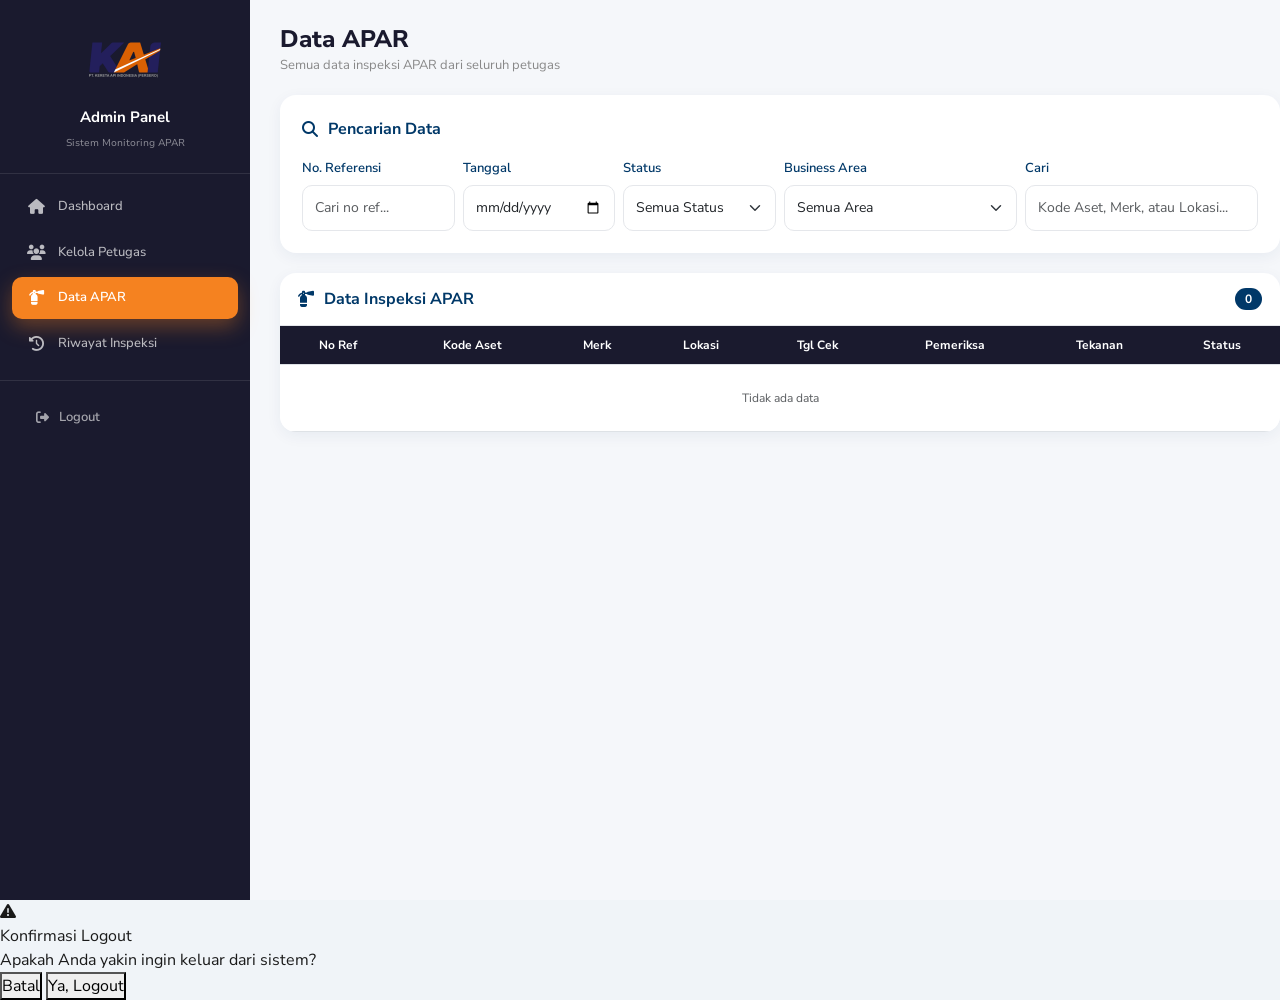
<file: Sistem Pemantauan APAR_/Sistem Pemantauan APAR/admin/monitoring.html>
<!DOCTYPE html>
<html lang="id">
<head>
<meta charset="UTF-8">
<meta name="viewport" content="width=device-width, initial-scale=1, maximum-scale=1, user-scalable=no">
<title>Data APAR | Admin - Sistem Monitoring APAR</title>
<link href="https://cdn.jsdelivr.net/npm/bootstrap@5.3.3/dist/css/bootstrap.min.css" rel="stylesheet">
<link rel="stylesheet" href="https://cdnjs.cloudflare.com/ajax/libs/font-awesome/6.5.2/css/all.min.css">
<link rel="stylesheet" href="../assets/css/user.css">
<style>
.badge-tekanan-v { display:inline-block; padding:2px 10px; border-radius:12px; font-size:11px; font-weight:700; color:#fff; background:#16A34A; }
.badge-tekanan-x { display:inline-block; padding:2px 10px; border-radius:12px; font-size:11px; font-weight:700; color:#fff; background:#DC2626; }
:root { --admin-sidebar: #1a1a2e; --admin-accent: #F58220; }
.admin-wrapper { display: flex; min-height: 100vh; }
.admin-sidebar { width: 250px; background: var(--admin-sidebar); color: #fff; position: fixed; top: 0; left: 0; bottom: 0; display: flex; flex-direction: column; z-index: 1000; }
.admin-sidebar .logo-area { padding: 20px; text-align: center; border-bottom: 1px solid rgba(255,255,255,.1); }
.admin-sidebar .logo-area img { width: 80px; margin-bottom: 8px; }
.admin-sidebar .logo-area h5 { font-size: 15px; font-weight: 700; color: #fff; }
.admin-sidebar .logo-area small { color: rgba(255,255,255,.5); font-size: 10px; }
.admin-sidebar .menu { padding: 12px; flex: 1; }
.admin-sidebar .menu a { display: flex; align-items: center; gap: 12px; color: rgba(255,255,255,.7); text-decoration: none; padding: 11px 14px; border-radius: 10px; margin-bottom: 4px; font-size: 13px; font-weight: 500; transition: all .2s; }
.admin-sidebar .menu a i { width: 20px; text-align: center; font-size: 15px; }
.admin-sidebar .menu a:hover { background: rgba(255,255,255,.08); color: #fff; }
.admin-sidebar .menu a.active { background: var(--admin-accent); color: #fff; font-weight: 600; }
.admin-sidebar .sidebar-footer { padding: 15px 20px; border-top: 1px solid rgba(255,255,255,.1); }
.admin-sidebar .sidebar-footer a { color: rgba(255,255,255,.6); text-decoration: none; font-size: 13px; display: flex; align-items: center; gap: 10px; }
.admin-sidebar .sidebar-footer a:hover { color: #fff; }
.admin-content { margin-left: 250px; flex: 1; padding: 25px 30px; background: #F5F7FA; min-height: 100vh; }
.admin-header { display: flex; justify-content: space-between; align-items: center; margin-bottom: 20px; }
.admin-header h2 { font-size: 24px; font-weight: 800; color: #1a1a2e; margin: 0; }
.admin-header p { color: #888; font-size: 13px; margin: 2px 0 0; }
.table th { background: #1a1a2e !important; color: #fff; font-size: 12px; padding: 10px 12px; }
.table td { font-size: 12px; padding: 10px 12px; vertical-align: middle; }
@media(max-width:768px) { .admin-sidebar { display: none; } .admin-content { margin-left: 0; padding: 16px; } }
</style>
</head>
<body>
<div class="admin-wrapper">
    <aside class="admin-sidebar">
        <div>
            <div class="logo-area">
                <img src="../assets/img/logo kai.png" alt="KAI">
                <h5>Admin Panel</h5>
                <small>Sistem Monitoring APAR</small>
            </div>
            <nav class="menu">
                <a href="index.html"><i class="fas fa-house"></i> Dashboard</a>
                <a href="users.html"><i class="fas fa-users"></i> Kelola Petugas</a>
                <a href="monitoring.html" class="active"><i class="fas fa-fire-extinguisher"></i> Data APAR</a>
                <a href="history.html"><i class="fas fa-clock-rotate-left"></i> Riwayat Inspeksi</a>
            </nav>
        </div>
        <div class="sidebar-footer">
            <a href="#" onclick="confirmLogout()"><i class="fas fa-right-from-bracket"></i> Logout</a>
        </div>
    </aside>
    <main class="admin-content">
        <div class="admin-header">
            <div>
                <h2>Data APAR</h2>
                <p>Semua data inspeksi APAR dari seluruh petugas</p>
            </div>
        </div>

        <!-- FILTER -->
        <div class="custom-card">
            <div class="card-title"><i class="fas fa-search"></i> Pencarian Data</div>
            <div class="row g-2">
                <div class="col-md-2">
                    <label>No. Referensi</label>
                    <input type="text" id="filterRef" class="form-control" placeholder="Cari no ref..." oninput="renderTable()">
                </div>
                <div class="col-md-2">
                    <label>Tanggal</label>
                    <input type="date" id="filterTgl" class="form-control" onchange="renderTable()">
                </div>
                <div class="col-md-2">
                    <label>Status</label>
                    <select id="filterStatus" class="form-select" onchange="renderTable()">
                        <option value="">Semua Status</option>
                        <option value="Hijau">Kondisi Baik</option>
                        <option value="Merah">Kurang Baik</option>
                    </select>
                </div>
                <div class="col-md-3">
                    <label>Business Area</label>
                    <select id="filterArea" class="form-select" onchange="renderTable()">
                        <option value="">Semua Area</option>
                        <option>DAOP 1 - Jakarta</option><option>DAOP 2 - Bandung</option>
                        <option>DAOP 3 - Cirebon</option><option>DAOP 4 - Semarang</option>
                        <option>DAOP 5 - Purwokerto</option><option>DAOP 6 - Yogyakarta</option>
                        <option>DAOP 7 - Madiun</option><option>DAOP 8 - Surabaya</option>
                        <option>DAOP 9 - Jember</option>
                    </select>
                </div>
                <div class="col-md-3">
                    <label>Cari</label>
                    <input type="text" id="searchInput" class="form-control" placeholder="Kode Aset, Merk, atau Lokasi..." oninput="renderTable()">
                </div>
            </div>
        </div>

        <!-- TABLE -->
        <div class="custom-card p-0" style="overflow:hidden;">
            <div class="card-title" style="margin:0;padding:14px 18px;border-bottom:1px solid var(--kai-border);border-radius:12px 12px 0 0;">
                <i class="fas fa-fire-extinguisher"></i> Data Inspeksi APAR
                <span class="badge-count" id="totalData">0</span>
            </div>
            <div class="table-responsive" style="overflow-x:auto;white-space:nowrap;">
                <table class="table table-hover align-middle" style="font-size:12px;min-width:1000px;margin-bottom:0;">
                    <thead>
                        <tr>
                            <th>No Ref</th>
                            <th>Kode Aset</th>
                            <th>Merk</th>
                            <th>Lokasi</th>
                            <th>Tgl Cek</th>
                            <th>Pemeriksa</th>
                            <th>Tekanan</th>
                            <th>Status</th>
                        </tr>
                    </thead>
                    <tbody id="tableBody"></tbody>
                </table>
            </div>
        </div>
    </main>
</div>

<script>
let allData = [];

function renderTable() {
    allData = JSON.parse(localStorage.getItem('aparData')) || [];
    const search = document.getElementById('searchInput').value.toLowerCase();
    const filterRef = document.getElementById('filterRef').value.toLowerCase();
    const filterTgl = document.getElementById('filterTgl').value;
    const sts = document.getElementById('filterStatus').value;
    const filterArea = document.getElementById('filterArea').value.toLowerCase();
    
    let filtered = allData.filter(d => {
        if(search && !(d.kodeAsset||'').toLowerCase().includes(search) && !(d.merk||'').toLowerCase().includes(search) && !(d.lokasi||'').toLowerCase().includes(search)) return false;
        if(filterRef && !(d.noRef||'').toLowerCase().includes(filterRef)) return false;
        if(filterTgl && d.tglCek !== filterTgl) return false;
        if(filterArea && !(d.businessArea||'').toLowerCase().includes(filterArea)) return false;
        if(sts) {
            const status = (d.indikator === 'Merah' || d.statusAkhir === 'Kurang Baik') ? 'Merah' : 'Hijau';
            if(status !== sts) return false;
        }
        return true;
    });
    
    const tbody = document.getElementById('tableBody');
    tbody.innerHTML = '';
    document.getElementById('totalData').textContent = filtered.length;
    if(filtered.length === 0) {
        tbody.innerHTML = '<tr><td colspan="8" class="text-center text-muted py-4">Tidak ada data</td></tr>';
        return;
    }
    filtered.reverse().forEach(d => {
        const st = d.indikator === 'Merah' || d.statusAkhir === 'Kurang Baik' ? 'bad' : 'good';
        const label = st === 'bad' ? 'Kurang Baik' : 'Baik';
        const tekananBadge = d.indikator === 'Hijau' ? '<span class="badge-tekanan-v">V</span>' : '<span class="badge-tekanan-x">X</span>';
        tbody.innerHTML += '<tr><td><strong>'+(d.noRef||'-')+'</strong></td><td>'+(d.kodeAsset||'-')+'</td><td>'+(d.merk||'-')+'</td><td>'+(d.lokasi||'-')+'</td><td>'+(d.tglCek||'-')+'</td><td>'+(d.pemeriksaNama||d.namaPetugas||'-')+'</td><td style="text-align:center;">'+tekananBadge+'</td><td><span class="status-badge '+st+'">'+label+'</span></td></tr>';
    });
}

renderTable();
</script>

<!-- ================= LOGOUT CONFIRMATION MODAL ================= -->
<div class="kai-modal-overlay" id="logoutModal">
    <div class="kai-modal-box">
        <div class="kai-modal-header">
            <div class="modal-icon icon-warning"><i class="fas fa-triangle-exclamation"></i></div>
            <div class="modal-title">Konfirmasi Logout</div>
        </div>
        <div class="kai-modal-body">Apakah Anda yakin ingin keluar dari sistem?</div>
        <div class="kai-modal-footer" style="gap:10px;justify-content:center;">
            <button class="btn-modal btn-secondary" onclick="closeLogoutModal()">Batal</button>
            <button class="btn-modal btn-primary" onclick="doLogout()">Ya, Logout</button>
        </div>
    </div>
</div>

<script>
function confirmLogout() {
    document.getElementById('logoutModal').classList.add('show');
}
function closeLogoutModal() {
    document.getElementById('logoutModal').classList.remove('show');
}
function doLogout() {
    localStorage.removeItem('login');
    localStorage.removeItem('user');
    window.location.href = '../login.html';
}
document.getElementById('logoutModal').addEventListener('click', function(e) { if(e.target===this) closeLogoutModal(); });
document.addEventListener('keydown', function(e) { if(e.key==='Escape') closeLogoutModal(); });
</script>

</body>
</html>
</file>
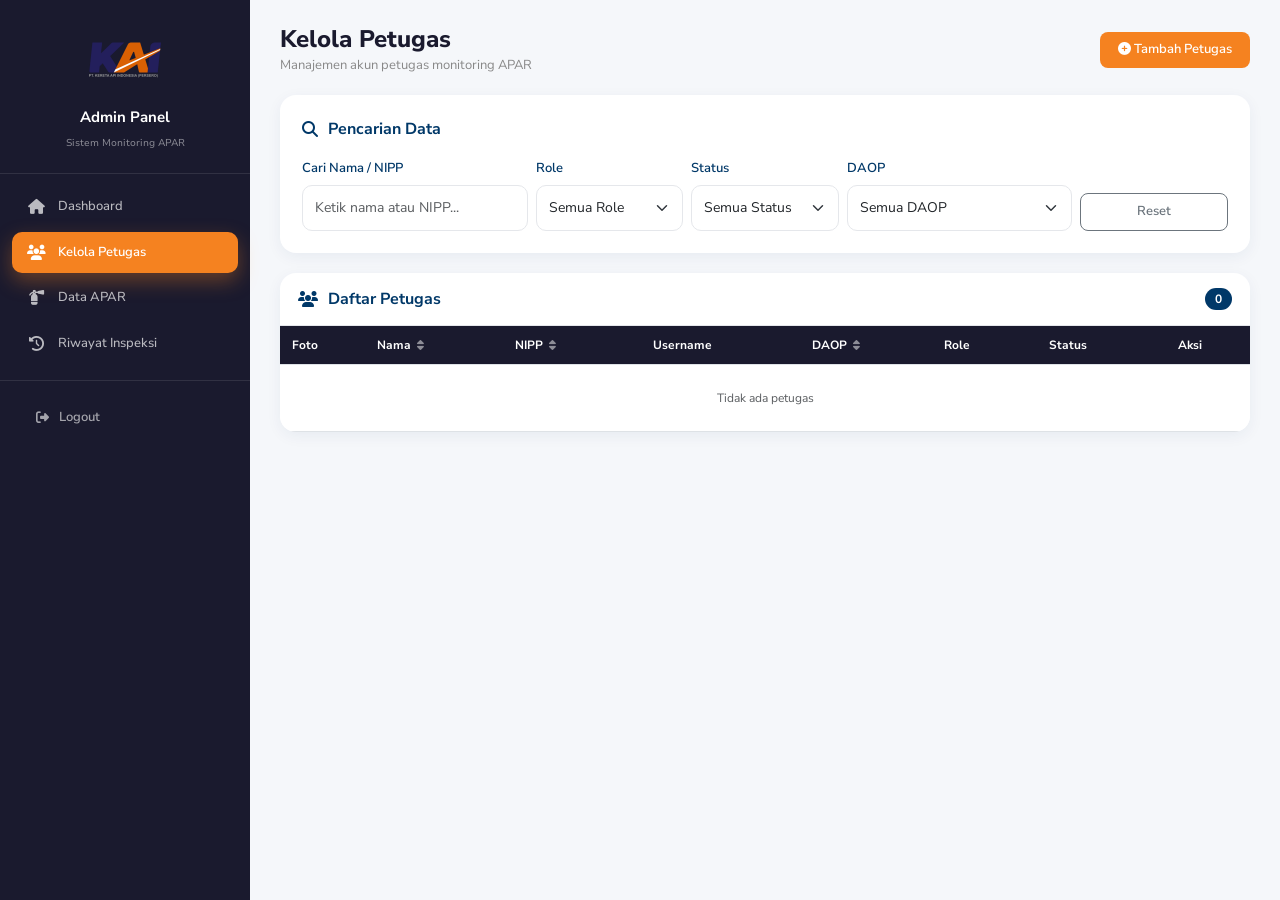
<file: Sistem Pemantauan APAR_/Sistem Pemantauan APAR/admin/users.html>
<!DOCTYPE html>
<html lang="id">
<head>
<meta charset="UTF-8">
<meta name="viewport" content="width=device-width, initial-scale=1, maximum-scale=1, user-scalable=no">
<title>Kelola Petugas | Admin - Sistem Monitoring APAR</title>
<link href="https://cdn.jsdelivr.net/npm/bootstrap@5.3.3/dist/css/bootstrap.min.css" rel="stylesheet">
<link rel="stylesheet" href="https://cdnjs.cloudflare.com/ajax/libs/font-awesome/6.5.2/css/all.min.css">
<link rel="stylesheet" href="../assets/css/user.css">
<link rel="stylesheet" href="../assets/css/style.css">
<style>
:root { --admin-sidebar: #1a1a2e; --admin-accent: #F58220; }
.admin-wrapper { display: flex; min-height: 100vh; }
.admin-sidebar { width: 250px; background: var(--admin-sidebar); color: #fff; position: fixed; top: 0; left: 0; bottom: 0; display: flex; flex-direction: column; z-index: 1000; }
.admin-sidebar .logo-area { padding: 20px; text-align: center; border-bottom: 1px solid rgba(255,255,255,.1); }
.admin-sidebar .logo-area img { width: 80px; margin-bottom: 8px; }
.admin-sidebar .logo-area h5 { font-size: 15px; font-weight: 700; color: #fff; }
.admin-sidebar .logo-area small { color: rgba(255,255,255,.5); font-size: 10px; }
.admin-sidebar .menu { padding: 12px; flex: 1; }
.admin-sidebar .menu a { display: flex; align-items: center; gap: 12px; color: rgba(255,255,255,.7); text-decoration: none; padding: 11px 14px; border-radius: 10px; margin-bottom: 4px; font-size: 13px; font-weight: 500; transition: all .2s; }
.admin-sidebar .menu a i { width: 20px; text-align: center; font-size: 15px; }
.admin-sidebar .menu a:hover { background: rgba(255,255,255,.08); color: #fff; }
.admin-sidebar .menu a.active { background: var(--admin-accent); color: #fff; font-weight: 600; }
.admin-sidebar .sidebar-footer { padding: 15px 20px; border-top: 1px solid rgba(255,255,255,.1); }
.admin-sidebar .sidebar-footer a { color: rgba(255,255,255,.6); text-decoration: none; font-size: 13px; display: flex; align-items: center; gap: 10px; }
.admin-sidebar .sidebar-footer a:hover { color: #fff; }
.admin-content { margin-left: 250px; flex: 1; padding: 25px 30px; background: #F5F7FA; min-height: 100vh; }
.admin-header { display: flex; justify-content: space-between; align-items: center; margin-bottom: 20px; }
.admin-header h2 { font-size: 24px; font-weight: 800; color: #1a1a2e; margin: 0; }
.admin-header p { color: #888; font-size: 13px; margin: 2px 0 0; }
.table th { background: #1a1a2e !important; color: #fff; font-size: 12px; padding: 10px 12px; }
.table td { font-size: 12px; padding: 10px 12px; vertical-align: middle; }
.user-avatar { width: 36px; height: 36px; border-radius: 50%; object-fit: cover; }
.sortable { cursor: pointer; }
.sortable i { font-size: 11px; margin-left: 3px; color: rgba(255,255,255,.5); }
.sortable:hover i { color: #fff; }
@media(max-width:768px) { .admin-sidebar { display: none; } .admin-content { margin-left: 0; padding: 16px; } }
</style>
</head>
<body>
<div class="admin-wrapper">
    <aside class="admin-sidebar">
        <div>
            <div class="logo-area">
                <img src="../assets/img/logo kai.png" alt="KAI">
                <h5>Admin Panel</h5>
                <small>Sistem Monitoring APAR</small>
            </div>
            <nav class="menu">
                <a href="index.html"><i class="fas fa-house"></i> Dashboard</a>
                <a href="users.html" class="active"><i class="fas fa-users"></i> Kelola Petugas</a>
                <a href="monitoring.html"><i class="fas fa-fire-extinguisher"></i> Data APAR</a>
                <a href="history.html"><i class="fas fa-clock-rotate-left"></i> Riwayat Inspeksi</a>
            </nav>
        </div>
        <div class="sidebar-footer">
            <a href="#" onclick="confirmLogout()"><i class="fas fa-right-from-bracket"></i> Logout</a>
        </div>
    </aside>
    <main class="admin-content">
        <div class="admin-header">
            <div>
                <h2>Kelola Petugas</h2>
                <p>Manajemen akun petugas monitoring APAR</p>
            </div>
            <button class="btn btn-sm btn-kai-orange" onclick="openTambahPetugas()"><i class="fas fa-plus-circle"></i> Tambah Petugas</button>
        </div>

        <!-- FILTER -->
        <div class="custom-card">
            <div class="card-title"><i class="fas fa-search"></i> Pencarian Data</div>
            <div class="row g-2">
                <div class="col-md-3">
                    <label>Cari Nama / NIPP</label>
                    <input type="text" id="filterSearch" class="form-control" placeholder="Ketik nama atau NIPP..." oninput="renderUsers()">
                </div>
                <div class="col-md-2">
                    <label>Role</label>
                    <select id="filterRole" class="form-select" onchange="renderUsers()">
                        <option value="">Semua Role</option>
                        <option value="Admin">Admin</option>
                        <option value="Petugas Lapangan">Petugas Lapangan</option>
                    </select>
                </div>
                <div class="col-md-2">
                    <label>Status</label>
                    <select id="filterStatus" class="form-select" onchange="renderUsers()">
                        <option value="">Semua Status</option>
                        <option value="aktif">Aktif</option>
                        <option value="menunggu">Menunggu Approval</option>
                    </select>
                </div>
                <div class="col-md-3">
                    <label>DAOP</label>
                    <select id="filterDaop" class="form-select" onchange="renderUsers()">
                        <option value="">Semua DAOP</option>
                        <option>DAOP 1 - Jakarta</option><option>DAOP 2 - Bandung</option>
                        <option>DAOP 3 - Cirebon</option><option>DAOP 4 - Semarang</option>
                        <option>DAOP 5 - Purwokerto</option><option>DAOP 6 - Yogyakarta</option>
                        <option>DAOP 7 - Madiun</option><option>DAOP 8 - Surabaya</option>
                        <option>DAOP 9 - Jember</option>
                    </select>
                </div>
                <div class="col-md-2 d-flex align-items-end">
                    <button class="btn btn-outline-secondary w-100" onclick="resetFilter()" style="font-size:13px;">Reset</button>
                </div>
            </div>
        </div>

        <!-- TABLE -->
        <div class="custom-card p-0" style="overflow:hidden;">
            <div class="card-title" style="margin:0;padding:14px 18px;border-bottom:1px solid var(--kai-border);border-radius:12px 12px 0 0;">
                <i class="fas fa-users"></i> Daftar Petugas
                <span class="badge-count" id="totalUsers">0</span>
            </div>
            <div class="table-responsive" style="overflow-x:auto;white-space:nowrap;">
                <table class="table table-hover align-middle" style="font-size:12px;min-width:800px;margin-bottom:0;">
                    <thead>
                        <tr>
                            <th style="width:40px;">Foto</th>
                            <th onclick="sortBy('nama')" class="sortable">Nama <i class="fas fa-sort" id="sortIconNama"></i></th>
                            <th onclick="sortBy('nipp')" class="sortable">NIPP <i class="fas fa-sort" id="sortIconNipp"></i></th>
                            <th>Username</th>
                            <th onclick="sortBy('daop')" class="sortable">DAOP <i class="fas fa-sort" id="sortIconDaop"></i></th>
                            <th>Role</th>
                            <th>Status</th>
                            <th style="width:120px;">Aksi</th>
                        </tr>
                    </thead>
                    <tbody id="userBody"></tbody>
                </table>
            </div>
        </div>
    </main>
</div>

<!-- Modal Tambah/Edit -->
<div class="kai-modal-overlay" id="userModal" style="z-index:10001;">
    <div class="kai-modal-box" style="max-width:500px;">
        <div class="kai-modal-header">
            <div class="modal-icon icon-info"><i class="fas fa-user-plus"></i></div>
            <div class="modal-title" id="userModalTitle">Tambah Petugas</div>
        </div>
        <div class="kai-modal-body">
            <input type="hidden" id="editUserId" value="">
            <div class="mb-3">
                <label style="font-weight:600;font-size:12px;">Nama Lengkap <span class="text-danger">*</span></label>
                <input id="fNama" class="form-control" placeholder="Nama petugas">
            </div>
            <div class="mb-3">
                <label style="font-weight:600;font-size:12px;">NIPP <span class="text-danger">*</span></label>
                <input id="fNipp" class="form-control" placeholder="Nomor induk pegawai">
            </div>
            <div class="mb-3">
                <label style="font-weight:600;font-size:12px;">Username</label>
                <input id="fUsername" class="form-control" placeholder="Username login">
            </div>
            <div class="mb-3">
                <label style="font-weight:600;font-size:12px;">Password</label>
                <input type="password" id="fPassword" class="form-control" placeholder="Min 6 karakter">
            </div>
            <div class="mb-3">
                <label style="font-weight:600;font-size:12px;">Unit Kerja / DAOP</label>
                <select id="fDaop" class="form-select">
                    <option value="">Pilih DAOP</option>
                    <option>DAOP 1 - Jakarta</option><option>DAOP 2 - Bandung</option>
                    <option>DAOP 3 - Cirebon</option><option>DAOP 4 - Semarang</option>
                    <option>DAOP 5 - Purwokerto</option><option>DAOP 6 - Yogyakarta</option>
                    <option>DAOP 7 - Madiun</option><option>DAOP 8 - Surabaya</option>
                    <option>DAOP 9 - Jember</option>
                </select>
            </div>
            <div class="mb-3">
                <label style="font-weight:600;font-size:12px;">Role</label>
                <select id="fRole" class="form-select">
                    <option value="Petugas Lapangan">Petugas Lapangan</option>
                    <option value="Admin">Admin</option>
                </select>
            </div>
        </div>
        <div class="kai-modal-footer d-flex gap-2" style="padding:12px 20px;">
            <button class="btn-modal" style="background:#f3f4f6;color:#333;flex:1;" onclick="tutupModal()">Batal</button>
            <button class="btn-modal btn-primary" style="flex:2;" onclick="simpanPetugas()"><i class="fas fa-floppy-disk"></i> Simpan</button>
        </div>
    </div>
</div>

<div class="kai-modal-overlay" id="confirmModal" style="z-index:10002;">
    <div class="kai-modal-box" style="max-width:380px;">
        <div class="kai-modal-header">
            <div class="modal-icon icon-warning"><i class="fas fa-triangle-exclamation"></i></div>
            <div class="modal-title">Konfirmasi Hapus</div>
        </div>
        <div class="kai-modal-body">Apakah Anda yakin ingin menghapus petugas ini?</div>
        <div class="kai-modal-footer d-flex gap-2">
            <button class="btn-modal" style="background:#f3f4f6;color:#333;flex:1;" onclick="document.getElementById('confirmModal').classList.remove('show')">Batal</button>
            <button class="btn-modal btn-primary" style="flex:1;" onclick="confirmHapusPetugas()">Hapus</button>
        </div>
    </div>
</div>

<script>
let allUsers = [];
let hapusUserId = null;
let sortField = '';
let sortDir = 1;

function loadUsers() {
    const stored = localStorage.getItem('users');
    allUsers = stored ? JSON.parse(stored) : [];
    const lu = localStorage.getItem('loginUser');
    if(lu) {
        try {
            const u = JSON.parse(lu);
            if(u.nama && !allUsers.find(x => x.nama === u.nama)) {
                allUsers.unshift({...u, password: '***', role: u.role || 'Petugas Lapangan', status: 'aktif'});
            }
        } catch(e) {}
    }
    allUsers.forEach(u => { if(!u.status) u.status = 'aktif'; });
    renderUsers();
}

function sortBy(field) {
    if(sortField === field) { sortDir *= -1; } else { sortField = field; sortDir = 1; }
    document.querySelectorAll('.sortable i').forEach(el => el.className = 'fas fa-sort');
    const iconId = 'sortIcon' + field.charAt(0).toUpperCase() + field.slice(1);
    const icon = document.getElementById(iconId);
    if(icon) icon.className = 'fas fa-sort-' + (sortDir === 1 ? 'up' : 'down');
    renderUsers();
}

function renderUsers() {
    const search = document.getElementById('filterSearch').value.toLowerCase();
    const roleFilter = document.getElementById('filterRole').value;
    const statusFilter = document.getElementById('filterStatus').value;
    const daopFilter = document.getElementById('filterDaop').value;
    
    let data = allUsers.filter(u => {
        if(search && !(u.nama||'').toLowerCase().includes(search) && !(u.nipp||u.nip||'').toLowerCase().includes(search)) return false;
        if(roleFilter && u.role !== roleFilter) return false;
        if(statusFilter === 'aktif' && u.status === 'menunggu') return false;
        if(statusFilter === 'menunggu' && u.status !== 'menunggu') return false;
        if(daopFilter && (u.daop||u.area||'') !== daopFilter) return false;
        return true;
    });
    
    if(sortField) {
        data.sort((a, b) => {
            let va, vb;
            switch(sortField) {
                case 'nama': va = a.nama||''; vb = b.nama||''; break;
                case 'nipp': va = a.nipp||a.nip||''; vb = b.nipp||b.nip||''; break;
                case 'daop': va = a.daop||a.area||''; vb = b.daop||b.area||''; break;
                default: va = a.nama||''; vb = b.nama||'';
            }
            return va < vb ? -1 * sortDir : va > vb ? 1 * sortDir : 0;
        });
    }
    
    const tbody = document.getElementById('userBody');
    tbody.innerHTML = '';
    document.getElementById('totalUsers').textContent = data.length;
    if(data.length === 0) {
        tbody.innerHTML = '<tr><td colspan="8" class="text-center text-muted py-4">Tidak ada petugas</td></tr>';
        return;
    }
    data.forEach((u, i) => {
        const hasFoto = u.foto && u.foto !== '../assets/img/user.png' && u.foto.length > 100;
        const fotoHtml = hasFoto ? '<img src="'+u.foto+'" class="user-avatar">' : '<div class="user-avatar" style="background:#E5E7EB;color:#888;display:flex;align-items:center;justify-content:center;font-size:14px;"><i class="fas fa-user"></i></div>';
        const roleBadge = u.role === 'Admin' ? '<span class="status-badge good">Admin</span>' : '<span class="status-badge pending">Petugas</span>';
        const statusBadge = u.status === 'menunggu' ? '<span class="status-badge pending">Menunggu</span>' : '<span class="status-badge good">Aktif</span>';
        const approveBtn = u.status === 'menunggu' ? '<button class="btn btn-sm" style="background:#DCFCE7;border:none;font-size:12px;padding:4px 8px;" onclick="approvePetugas('+i+')" title="Setujui"><i class="fas fa-check" style="color:#16A34A;"></i></button>' : '';
        tbody.innerHTML += '<tr><td>'+fotoHtml+'</td><td><strong>'+(u.nama||'-')+'</strong></td><td>'+(u.nipp||u.nip||'-')+'</td><td>'+(u.username||'-')+'</td><td>'+(u.daop||u.area||'-')+'</td><td>'+roleBadge+'</td><td>'+statusBadge+'</td><td><div class="d-flex gap-1">'+approveBtn+'<button class="btn btn-sm" style="background:var(--kai-light);border:none;" onclick="editPetugas('+i+')" title="Edit"><i class="fas fa-edit" style="color:var(--kai-dark-blue);"></i></button><button class="btn btn-sm" style="background:#FEE2E2;border:none;" onclick="hapusPetugas('+i+')" title="Hapus"><i class="fas fa-trash" style="color:#DC2626;"></i></button></div></td></tr>';
    });
}

function approvePetugas(idx) {
    allUsers[idx].status = 'aktif';
    localStorage.setItem('users', JSON.stringify(allUsers));
    renderUsers();
    showModal('success', 'Disetujui', 'Petugas '+allUsers[idx].nama+' telah disetujui.');
}

function openTambahPetugas() {
    document.getElementById('userModalTitle').textContent = 'Tambah Petugas';
    document.getElementById('editUserId').value = '';
    document.getElementById('fNama').value = '';
    document.getElementById('fNipp').value = '';
    document.getElementById('fUsername').value = '';
    document.getElementById('fPassword').value = '';
    document.getElementById('fDaop').selectedIndex = 0;
    document.getElementById('fRole').selectedIndex = 0;
    document.getElementById('userModal').classList.add('show');
}

function editPetugas(idx) {
    const u = allUsers[idx];
    document.getElementById('userModalTitle').textContent = 'Edit Petugas';
    document.getElementById('editUserId').value = idx;
    document.getElementById('fNama').value = u.nama || '';
    document.getElementById('fNipp').value = u.nipp || u.nip || '';
    document.getElementById('fUsername').value = u.username || '';
    document.getElementById('fPassword').value = '';
    document.getElementById('fDaop').value = u.daop || u.area || '';
    document.getElementById('fRole').value = u.role || 'Petugas Lapangan';
    document.getElementById('userModal').classList.add('show');
}

function tutupModal() { document.getElementById('userModal').classList.remove('show'); }

function simpanPetugas() {
    const nama = document.getElementById('fNama').value.trim();
    const nipp = document.getElementById('fNipp').value.trim();
    const username = document.getElementById('fUsername').value.trim();
    const password = document.getElementById('fPassword').value;
    const daop = document.getElementById('fDaop').value;
    const role = document.getElementById('fRole').value;
    const editIdx = document.getElementById('editUserId').value;
    
    if(!nama || !nipp) { showModal('warning', 'Lengkapi Data', 'Nama dan NIPP wajib diisi.'); return; }
    if(editIdx === '' && !password) { showModal('warning', 'Password Diperlukan', 'Password minimal 6 karakter untuk petugas baru.'); return; }
    if(password && password.length < 6 && password !== '***') { showModal('warning', 'Password Terlalu Pendek', 'Password minimal 6 karakter.'); return; }
    
    const userData = { nama, nipp, nip: nipp, username, daop, area: daop, role, foto: '../assets/img/user.png', status: 'aktif' };
    if(password && password !== '***') userData.password = password;
    
    if(editIdx !== '') {
        allUsers[editIdx] = {...allUsers[editIdx], ...userData};
    } else {
        userData.id = Date.now();
        allUsers.push(userData);
    }
    
    localStorage.setItem('users', JSON.stringify(allUsers));
    localStorage.setItem('loginUser', JSON.stringify(allUsers[editIdx] || userData));
    tutupModal();
    renderUsers();
    showModal('success', 'Berhasil', editIdx !== '' ? 'Data petugas diperbarui.' : 'Petugas baru ditambahkan.');
}

function hapusPetugas(idx) { hapusUserId = idx; document.getElementById('confirmModal').classList.add('show'); }
function confirmHapusPetugas() {
    if(hapusUserId !== null) {
        allUsers.splice(hapusUserId, 1);
        localStorage.setItem('users', JSON.stringify(allUsers));
        hapusUserId = null;
        document.getElementById('confirmModal').classList.remove('show');
        renderUsers();
        showModal('success', 'Dihapus', 'Petugas berhasil dihapus.');
    }
}
function resetFilter() {
    document.getElementById('filterSearch').value = '';
    document.getElementById('filterRole').value = '';
    document.getElementById('filterStatus').value = '';
    document.getElementById('filterDaop').value = '';
    renderUsers();
}

function showModal(icon, title, msg) {
    const m = document.getElementById('kaiModal');
    document.getElementById('modalIcon').className = 'modal-icon icon-' + icon;
    document.getElementById('modalIcon').innerHTML = icon==='error'?'<i class="fas fa-circle-exclamation"></i>':icon==='success'?'<i class="fas fa-circle-check"></i>':icon==='warning'?'<i class="fas fa-triangle-exclamation"></i>':'<i class="fas fa-circle-info"></i>';
    document.getElementById('modalTitle').textContent = title;
    document.getElementById('modalBody').textContent = msg;
    m.classList.add('show');
}
function closeModal() { document.getElementById('kaiModal').classList.remove('show'); }
document.addEventListener('keydown', function(e) { if(e.key==='Escape') { closeModal(); tutupModal(); document.getElementById('confirmModal').classList.remove('show'); } });

loadUsers();
</script>

<!-- ================= LOGOUT CONFIRMATION MODAL ================= -->
<div class="kai-modal-overlay" id="logoutModal">
    <div class="kai-modal-box">
        <div class="kai-modal-header">
            <div class="modal-icon icon-warning"><i class="fas fa-triangle-exclamation"></i></div>
            <div class="modal-title">Konfirmasi Logout</div>
        </div>
        <div class="kai-modal-body">Apakah Anda yakin ingin keluar dari sistem?</div>
        <div class="kai-modal-footer" style="gap:10px;justify-content:center;">
            <button class="btn-modal btn-secondary" onclick="closeLogoutModal()">Batal</button>
            <button class="btn-modal btn-primary" onclick="doLogout()">Ya, Logout</button>
        </div>
    </div>
</div>

<script>
function confirmLogout() {
    document.getElementById('logoutModal').classList.add('show');
}
function closeLogoutModal() {
    document.getElementById('logoutModal').classList.remove('show');
}
function doLogout() {
    localStorage.removeItem('login');
    localStorage.removeItem('user');
    window.location.href = '../login.html';
}
document.getElementById('logoutModal').addEventListener('click', function(e) { if(e.target===this) closeLogoutModal(); });
document.addEventListener('keydown', function(e) { if(e.key==='Escape') closeLogoutModal(); });
</script>

<div class="kai-modal-overlay" id="kaiModal">
    <div class="kai-modal-box">
        <div class="kai-modal-header">
            <div class="modal-icon" id="modalIcon"><i class="fas fa-circle-check"></i></div>
            <div class="modal-title" id="modalTitle">Berhasil</div>
        </div>
        <div class="kai-modal-body" id="modalBody">Data tersimpan.</div>
        <div class="kai-modal-footer">
            <button class="btn-modal btn-primary" onclick="closeModal()">OK</button>
        </div>
    </div>
</div>
</body>
</html>
</file>
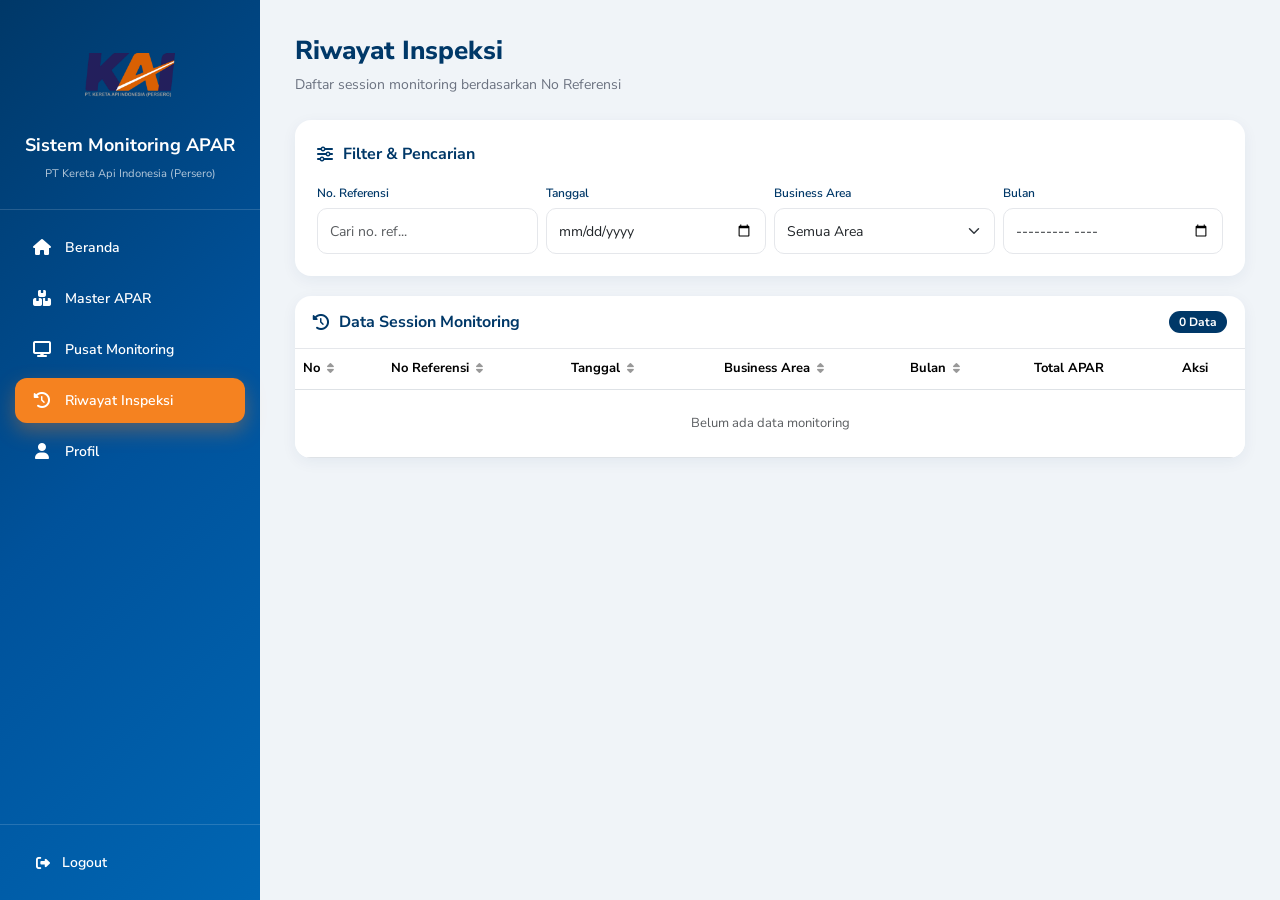
<file: Sistem Pemantauan APAR_/Sistem Pemantauan APAR/user/history.html>
<!DOCTYPE html>
<html lang="id">
<head>
<meta charset="UTF-8">
<meta name="viewport" content="width=device-width, initial-scale=1, maximum-scale=1, user-scalable=no">
<title>Riwayat Inspeksi | Sistem Monitoring APAR - PT KAI</title>
<link href="https://cdn.jsdelivr.net/npm/bootstrap@5.3.3/dist/css/bootstrap.min.css" rel="stylesheet">
<link rel="stylesheet" href="https://cdnjs.cloudflare.com/ajax/libs/font-awesome/6.5.2/css/all.min.css">
<link rel="stylesheet" href="../assets/css/user.css">
<link rel="stylesheet" href="../assets/css/style.css">
</head>
<body>
<div class="wrapper">
<aside class="sidebar">
    <div>
        <div class="logo-area">
            <img src="../assets/img/logo kai.png" class="logo">
            <h5>Sistem Monitoring APAR</h5>
            <small>PT Kereta Api Indonesia (Persero)</small>
        </div>
        <nav class="menu">
            <a href="dashboard.html"><i class="fas fa-house"></i><span>Beranda</span></a>
            <a href="master-apar.html"><i class="fas fa-boxes-stacked"></i><span>Master APAR</span></a>
            <a href="monitoring.html"><i class="fas fa-display"></i><span>Pusat Monitoring</span></a>
            <a href="history.html" class="active"><i class="fas fa-clock-rotate-left"></i><span>Riwayat Inspeksi</span></a>
            <a href="profile.html"><i class="fas fa-user"></i><span>Profil</span></a>
        </nav>
    </div>
    <div class="sidebar-footer">
        <a href="#" onclick="confirmLogout()"><i class="fas fa-right-from-bracket"></i><span>Logout</span></a>
    </div>
</aside>
<main class="content">
    <div class="page-header">
        <div>
            <h2>Riwayat Inspeksi</h2>
            <p>Daftar session monitoring berdasarkan No Referensi</p>
        </div>
    </div>

    <!-- ====== FILTER ====== -->
    <div class="custom-card">
        <div class="card-title"><i class="fas fa-sliders"></i> Filter & Pencarian</div>
        <div class="row g-2">
            <div class="col-md-3">
                <label style="font-weight:600;font-size:12px;">No. Referensi</label>
                <input type="text" id="filterRef" class="form-control" placeholder="Cari no. ref..." oninput="renderHistory()">
            </div>
            <div class="col-md-3">
                <label style="font-weight:600;font-size:12px;">Tanggal</label>
                <input type="date" id="filterTgl" class="form-control" onchange="renderHistory()">
            </div>
            <div class="col-md-3">
                <label style="font-weight:600;font-size:12px;">Business Area</label>
                <select id="filterArea" class="form-select" onchange="renderHistory()">
                    <option value="">Semua Area</option>
                    <option>DAOP 1 - Jakarta</option>
                    <option>DAOP 2 - Bandung</option>
                    <option>DAOP 3 - Cirebon</option>
                    <option>DAOP 4 - Semarang</option>
                    <option>DAOP 5 - Purwokerto</option>
                    <option>DAOP 6 - Yogyakarta</option>
                    <option>DAOP 7 - Madiun</option>
                    <option>DAOP 8 - Surabaya</option>
                    <option>DAOP 9 - Jember</option>
                </select>
            </div>
            <div class="col-md-3">
                <label style="font-weight:600;font-size:12px;">Bulan</label>
                <input type="month" id="filterBulanHist" class="form-control" onchange="renderHistory()">
            </div>
        </div>
    </div>

    <!-- ====== TABLE ====== -->
    <div class="custom-card p-0" style="overflow:hidden;">
        <div class="card-title" style="margin:0;padding:14px 18px;border-bottom:1px solid var(--kai-border);border-radius:12px 12px 0 0;">
            <i class="fas fa-clock-rotate-left"></i> Data Session Monitoring
            <span class="badge-count" id="badgeTotal">0 Data</span>
        </div>
        <div class="table-responsive" style="overflow-x:auto;white-space:nowrap;">
            <table class="table table-hover align-middle" style="font-size:13px;min-width:700px;margin-bottom:0;">
                <thead>
                    <tr>
                        <th style="width:40px;text-align:center;" onclick="sortBy('no')" class="sortable">No <i class="fas fa-sort" id="sortIconNo"></i></th>
                        <th onclick="sortBy('ref')" class="sortable">No Referensi <i class="fas fa-sort" id="sortIconRef"></i></th>
                        <th onclick="sortBy('tgl')" class="sortable">Tanggal <i class="fas fa-sort" id="sortIconTgl"></i></th>
                        <th onclick="sortBy('area')" class="sortable">Business Area <i class="fas fa-sort" id="sortIconArea"></i></th>
                        <th onclick="sortBy('bulan')" class="sortable">Bulan <i class="fas fa-sort" id="sortIconBulan"></i></th>
                        <th style="text-align:center;">Total APAR</th>
                        <th style="width:100px;text-align:center;">Aksi</th>
                    </tr>
                </thead>
                <tbody id="historyBody"></tbody>
            </table>
        </div>
    </div>
</main>
</div>
<nav class="bottom-nav">
    <div class="bnav-items">
        <a href="dashboard.html" class="bnav-item"><i class="fas fa-house"></i><span>Beranda</span></a>
        <a href="monitoring.html" class="bnav-item"><i class="fas fa-fire-extinguisher"></i><span>Monitoring</span></a>
        <a href="history.html" class="bnav-item active"><i class="fas fa-clock-rotate-left"></i><span>Riwayat</span></a>
        <a href="profile.html" class="bnav-item"><i class="fas fa-user"></i><span>Profil</span></a>
    </div>
</nav>
<style>
.sortable { cursor: pointer; white-space: nowrap; }
.sortable i { font-size: 11px; margin-left: 3px; color: #999; }
.sortable:hover { color: var(--kai-dark-blue); }
</style>
<script>
let aparData = JSON.parse(localStorage.getItem("aparData")) || [];
let sortField = '';
let sortDir = 1; // 1 = asc, -1 = desc

function getSessions() {
    let map = {};
    aparData.forEach((item, index) => {
        const sid = item.noRef || item.sessionId || "SESSION-" + index;
        if (!map[sid]) {
            map[sid] = { 
                sessionId: sid, 
                noRef: item.noRef || "-", 
                tanggal: item.tglCek || item.tanggal || "-", 
                businessArea: item.businessArea || "-", 
                bulan: item.bulan || "-", 
                total: 0 
            };
        }
        map[sid].total++;
    });
    return Object.values(map);
}

function sortBy(field) {
    if(sortField === field) {
        sortDir *= -1;
    } else {
        sortField = field;
        sortDir = 1;
    }
    // Reset all icons
    document.querySelectorAll('.sortable i').forEach(el => el.className = 'fas fa-sort');
    const iconId = 'sortIcon' + field.charAt(0).toUpperCase() + field.slice(1);
    const icon = document.getElementById(iconId);
    if(icon) icon.className = 'fas fa-sort-' + (sortDir === 1 ? 'up' : 'down');
    
    renderHistory();
}

function renderHistory() {
    const tbody = document.getElementById("historyBody");
    tbody.innerHTML = "";
    
    // Filters
    const filterRef = document.getElementById('filterRef').value.toLowerCase();
    const filterTgl = document.getElementById('filterTgl').value;
    const filterArea = document.getElementById('filterArea').value.toLowerCase();
    const filterBulan = document.getElementById('filterBulanHist').value;
    
    let sessions = getSessions();
    
    // Apply filters
    sessions = sessions.filter(s => {
        if(filterRef && !s.noRef.toLowerCase().includes(filterRef)) return false;
        if(filterTgl && s.tanggal !== filterTgl) return false;
        if(filterArea && !s.businessArea.toLowerCase().includes(filterArea)) return false;
        if(filterBulan && s.bulan !== filterBulan) return false;
        return true;
    });
    
    // Apply sort
    if(sortField) {
        sessions.sort((a, b) => {
            let valA, valB;
            switch(sortField) {
                case 'ref': valA = a.noRef; valB = b.noRef; break;
                case 'tgl': valA = a.tanggal; valB = b.tanggal; break;
                case 'area': valA = a.businessArea; valB = b.businessArea; break;
                case 'bulan': valA = a.bulan; valB = b.bulan; break;
                default: valA = a.noRef; valB = b.noRef;
            }
            if(valA < valB) return -1 * sortDir;
            if(valA > valB) return 1 * sortDir;
            return 0;
        });
    }
    
    document.getElementById("badgeTotal").innerText = sessions.length + " Data";
    if(sessions.length === 0) {
        tbody.innerHTML = '<tr><td colspan="7" class="text-center text-muted py-4">Belum ada data monitoring</td></tr>';
        return;
    }
    sessions.forEach((s, i) => {
        tbody.innerHTML += '<tr style="text-align:center;"><td>'+(i+1)+'</td><td style="text-align:left;"><strong>'+s.noRef+'</strong></td><td>'+s.tanggal+'</td><td>'+s.businessArea+'</td><td>'+s.bulan+'</td><td><span class="badge" style="background:var(--kai-dark-blue);">'+s.total+'</span></td><td><button class="btn btn-sm" style="background:var(--kai-dark-blue);color:#fff;font-weight:600;" onclick="goDetail(\''+s.noRef+'\', \''+s.tanggal+'\', \''+s.businessArea+'\', \''+s.bulan+'\')"><i class="fas fa-eye"></i> Detail</button></td></tr>';
    });
}

function goDetail(noRef, tanggal, businessArea, bulan) {
    const params = new URLSearchParams();
    if(noRef && noRef !== '-') params.set('ref', noRef);
    if(tanggal && tanggal !== '-') params.set('tgl', tanggal);
    if(businessArea && businessArea !== '-') params.set('area', businessArea);
    if(bulan && bulan !== '-') params.set('bulan', bulan);
    window.location.href = "monitoring.html?" + params.toString();
}

renderHistory();
</script>

<!-- ================= LOGOUT CONFIRMATION MODAL ================= -->
<div class="kai-modal-overlay" id="logoutModal">
    <div class="kai-modal-box">
        <div class="kai-modal-header">
            <div class="modal-icon icon-warning"><i class="fas fa-triangle-exclamation"></i></div>
            <div class="modal-title">Konfirmasi Logout</div>
        </div>
        <div class="kai-modal-body">Apakah Anda yakin ingin keluar dari sistem?</div>
        <div class="kai-modal-footer" style="gap:10px;justify-content:center;">
            <button class="btn-modal btn-secondary" onclick="closeLogoutModal()">Batal</button>
            <button class="btn-modal btn-primary" onclick="doLogout()">Ya, Logout</button>
        </div>
    </div>
</div>

<script>
// ====== LOGOUT ======
function confirmLogout() {
    document.getElementById('logoutModal').classList.add('show');
}
function closeLogoutModal() {
    document.getElementById('logoutModal').classList.remove('show');
}
function doLogout() {
    localStorage.removeItem('login');
    localStorage.removeItem('user');
    window.location.href = '../login.html';
}
document.getElementById('logoutModal').addEventListener('click', function(e) { if(e.target===this) closeLogoutModal(); });
document.addEventListener('keydown', function(e) { if(e.key==='Escape') closeLogoutModal(); });
</script>

</body>
</html>
</file>
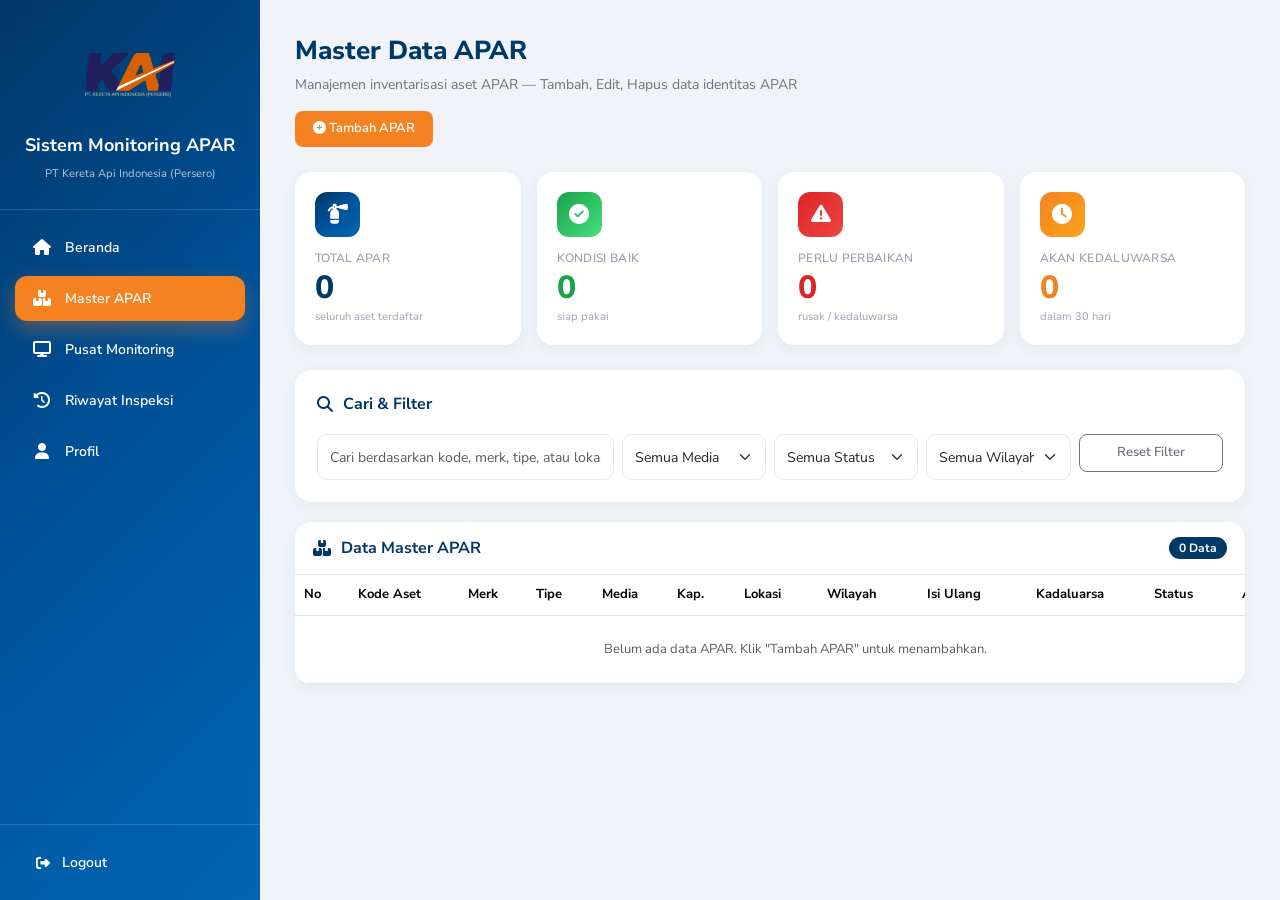
<file: Sistem Pemantauan APAR_/Sistem Pemantauan APAR/user/master-apar.html>
<!DOCTYPE html>
<html lang="id">
<head>
<meta charset="UTF-8">
<meta name="viewport" content="width=device-width, initial-scale=1, maximum-scale=1, user-scalable=no">
<title>Master APAR | Manajemen Aset - PT KAI</title>
<link href="https://cdn.jsdelivr.net/npm/bootstrap@5.3.3/dist/css/bootstrap.min.css" rel="stylesheet">
<link rel="stylesheet" href="https://cdnjs.cloudflare.com/ajax/libs/font-awesome/6.5.2/css/all.min.css">
<link rel="stylesheet" href="../assets/css/user.css">
<link rel="stylesheet" href="../assets/css/style.css">
</head>
<body>
<div class="wrapper">
<aside class="sidebar">
    <div>
        <div class="logo-area">
            <img src="../assets/img/logo kai.png" class="logo">
            <h5>Sistem Monitoring APAR</h5>
            <small>PT Kereta Api Indonesia (Persero)</small>
        </div>
        <nav class="menu">
            <a href="dashboard.html"><i class="fas fa-house"></i><span>Beranda</span></a>
            <a href="master-apar.html" class="active"><i class="fas fa-boxes-stacked"></i><span>Master APAR</span></a>
            <a href="monitoring.html"><i class="fas fa-display"></i><span>Pusat Monitoring</span></a>
            <a href="history.html"><i class="fas fa-clock-rotate-left"></i><span>Riwayat Inspeksi</span></a>
            <a href="profile.html"><i class="fas fa-user"></i><span>Profil</span></a>
        </nav>
    </div>
    <div class="sidebar-footer">
        <a href="#" onclick="confirmLogout()"><i class="fas fa-right-from-bracket"></i><span>Logout</span></a>
    </div>
</aside>
<main class="content">

    <div class="page-header">
        <div>
            <h2>Master Data APAR</h2>
            <p>Manajemen inventarisasi aset APAR — Tambah, Edit, Hapus data identitas APAR</p>
        </div>
        <button class="btn btn-kai-orange" onclick="openForm()"><i class="fas fa-plus-circle"></i> Tambah APAR</button>
    </div>

    <!-- ====== STATS ====== -->
    <div class="widget-grid">
        <div class="widget-card">
            <div class="widget-icon bg-blue"><i class="fas fa-fire-extinguisher"></i></div>
            <div class="widget-label">Total APAR</div>
            <div class="widget-number blue" id="totalApar">0</div>
            <div class="widget-sub">seluruh aset terdaftar</div>
        </div>
        <div class="widget-card">
            <div class="widget-icon bg-green"><i class="fas fa-circle-check"></i></div>
            <div class="widget-label">Kondisi Baik</div>
            <div class="widget-number green" id="totalBaik">0</div>
            <div class="widget-sub">siap pakai</div>
        </div>
        <div class="widget-card">
            <div class="widget-icon bg-red"><i class="fas fa-triangle-exclamation"></i></div>
            <div class="widget-label">Perlu Perbaikan</div>
            <div class="widget-number red" id="totalRusak">0</div>
            <div class="widget-sub">rusak / kedaluwarsa</div>
        </div>
        <div class="widget-card">
            <div class="widget-icon bg-orange"><i class="fas fa-clock"></i></div>
            <div class="widget-label">Akan Kedaluwarsa</div>
            <div class="widget-number orange" id="totalExpired">0</div>
            <div class="widget-sub">dalam 30 hari</div>
        </div>
    </div>

    <!-- ====== SEARCH & FILTER ====== -->
    <div class="custom-card">
        <div class="card-title"><i class="fas fa-search"></i> Cari & Filter</div>
        <div class="row g-2">
            <div class="col-md-4">
                <input type="text" id="searchApar" class="form-control" placeholder="Cari berdasarkan kode, merk, tipe, atau lokasi..." oninput="renderTable()">
            </div>
            <div class="col-md-2">
                <select id="filterMedia" class="form-select" onchange="renderTable()">
                    <option value="">Semua Media</option>
                    <option>Air</option><option>Busa</option><option>Serbuk</option><option>CO2</option>
                </select>
            </div>
            <div class="col-md-2">
                <select id="filterStatus" class="form-select" onchange="renderTable()">
                    <option value="">Semua Status</option>
                    <option value="Baik">Kondisi Baik</option>
                    <option value="Rusak">Perlu Perbaikan</option>
                    <option value="Expired">Kedaluwarsa</option>
                </select>
            </div>
            <div class="col-md-2">
                <select id="filterDaop" class="form-select" onchange="renderTable()">
                    <option value="">Semua Wilayah</option>
                    <option>DAOP 1</option><option>DAOP 2</option><option>DAOP 3</option>
                    <option>DAOP 4</option><option>DAOP 5</option><option>DAOP 6</option>
                    <option>DAOP 7</option><option>DAOP 8</option><option>DAOP 9</option>
                </select>
            </div>
            <div class="col-md-2">
                <button class="btn btn-outline-secondary w-100" onclick="resetFilter()">Reset Filter</button>
            </div>
        </div>
    </div>

    <!-- ====== TABLE ====== -->
    <div class="custom-card p-0" style="overflow:hidden;">
        <div class="card-title" style="margin:0;padding:14px 18px;border-bottom:1px solid var(--kai-border);border-radius:12px 12px 0 0;">
            <i class="fas fa-boxes-stacked"></i> Data Master APAR
            <span class="badge-count" id="totalDataCount">0 Data</span>
        </div>
        <div class="table-responsive" style="overflow-x:auto;white-space:nowrap;">
            <table class="table table-hover align-middle" style="font-size:12px;min-width:1000px;margin-bottom:0;">
                <thead>
                    <tr>
                        <th style="width:35px;">No</th>
                        <th>Kode Aset</th>
                        <th>Merk</th>
                        <th>Tipe</th>
                        <th>Media</th>
                        <th>Kap.</th>
                        <th>Lokasi</th>
                        <th>Wilayah</th>
                        <th>Isi Ulang</th>
                        <th>Kadaluarsa</th>
                        <th>Status</th>
                        <th style="width:80px;">Aksi</th>
                    </tr>
                </thead>
                <tbody id="tableBody"></tbody>
            </table>
        </div>
    </div>

</main>
</div>

<!-- ====== BOTTOM NAV ====== -->
<nav class="bottom-nav">
    <div class="bnav-items">
        <a href="dashboard.html" class="bnav-item"><i class="fas fa-house"></i><span>Beranda</span></a>
        <a href="master-apar.html" class="bnav-item active"><i class="fas fa-boxes-stacked"></i><span>Master</span></a>
        <a href="monitoring.html" class="bnav-item"><i class="fas fa-display"></i><span>Monitoring</span></a>
        <a href="history.html" class="bnav-item"><i class="fas fa-clock-rotate-left"></i><span>Riwayat</span></a>
        <a href="profile.html" class="bnav-item"><i class="fas fa-user"></i><span>Profil</span></a>
    </div>
</nav>

<!-- ====== FORM MODAL ====== -->
<div class="kai-modal-overlay" id="formModal" style="z-index:9999;">
    <div class="kai-modal-box" style="max-width:700px;width:95%;max-height:90vh;overflow-y:auto;">
        <div class="kai-modal-header">
            <div class="modal-icon icon-info"><i class="fas fa-fire-extinguisher"></i></div>
            <div class="modal-title" id="formTitle">Tambah APAR Baru</div>
        </div>
        <div class="kai-modal-body">
            <input type="hidden" id="editId" value="">
            
            <!-- IDENTITAS ASET -->
            <div style="background:#F0F4F8;border-radius:10px;padding:16px;">
                <div style="display:flex;align-items:center;gap:8px;margin-bottom:12px;padding-bottom:8px;border-bottom:2px solid var(--kai-dark-blue);">
                    <div style="background:var(--kai-dark-blue);color:#fff;width:26px;height:26px;border-radius:50%;display:flex;align-items:center;justify-content:center;font-size:13px;"><i class="fas fa-tag"></i></div>
                    <strong style="font-size:14px;color:var(--kai-dark-blue);">Identitas Aset</strong>
                </div>
                <div class="row g-3">
                    <div class="col-md-6">
                        <label style="font-weight:600;font-size:12px;">Kode Aset <span class="text-danger">*</span></label>
                        <input id="fKode" class="form-control" placeholder="Contoh: APAR-001">
                    </div>
                    <div class="col-md-6">
                        <label style="font-weight:600;font-size:12px;">Merk <span class="text-danger">*</span></label>
                        <input id="fMerk" class="form-control" placeholder="Contoh: Yamato">
                    </div>
                    <div class="col-md-4">
                        <label style="font-weight:600;font-size:12px;">Tipe</label>
                        <input id="fTipe" class="form-control" placeholder="ABC Dry Chemical">
                    </div>
                    <div class="col-md-4">
                        <label style="font-weight:600;font-size:12px;">Media Pemadam</label>
                        <select id="fMedia" class="form-select">
                            <option>Air</option>
                            <option>Busa (Foam)</option>
                            <option>Serbuk Kering</option>
                            <option>CO2</option>
                        </select>
                    </div>
                    <div class="col-md-4">
                        <label style="font-weight:600;font-size:12px;">Kapasitas</label>
                        <input id="fKapasitas" class="form-control" placeholder="Contoh: 4 kg">
                    </div>
                    <div class="col-md-8">
                        <label style="font-weight:600;font-size:12px;">Lokasi Penempatan</label>
                        <input id="fLokasi" class="form-control" placeholder="Area Timur - Lt 1, Stasiun Gambir">
                    </div>
                    <div class="col-md-4">
                        <label style="font-weight:600;font-size:12px;">Unit Kerja</label>
                        <input id="fUnit" class="form-control" placeholder="Stasiun Gambir">
                    </div>
                    <div class="col-md-6">
                        <label style="font-weight:600;font-size:12px;">Wilayah / DAOP</label>
                        <select id="fDaop" class="form-select">
                            <option>DAOP 1 - Jakarta</option><option>DAOP 2 - Bandung</option>
                            <option>DAOP 3 - Cirebon</option><option>DAOP 4 - Semarang</option>
                            <option>DAOP 5 - Purwokerto</option><option>DAOP 6 - Yogyakarta</option>
                            <option>DAOP 7 - Madiun</option><option>DAOP 8 - Surabaya</option>
                            <option>DAOP 9 - Jember</option>
                        </select>
                    </div>
                    <div class="col-md-3">
                        <label style="font-weight:600;font-size:12px;">Tgl Isi Ulang</label>
                        <input type="date" id="fIsiUlang" class="form-control">
                    </div>
                    <div class="col-md-3">
                        <label style="font-weight:600;font-size:12px;">Tanggal Kadaluarsa</label>
                        <input type="date" id="fExpired" class="form-control">
                    </div>
                </div>
            </div>
            
        </div>
        <div class="kai-modal-footer d-flex gap-2" style="padding:16px 20px;">
            <button class="btn-modal" style="background:#f3f4f6;color:#333;flex:1;" onclick="closeForm()">Batal</button>
            <button class="btn-modal btn-primary" style="flex:2;" onclick="saveApar()"><i class="fas fa-floppy-disk"></i> Simpan</button>
        </div>
    </div>
</div>

<!-- ====== CONFIRM MODAL ====== -->
<div class="kai-modal-overlay" id="confirmModal" style="z-index:10000;">
    <div class="kai-modal-box" style="max-width:380px;">
        <div class="kai-modal-header">
            <div class="modal-icon icon-warning"><i class="fas fa-triangle-exclamation"></i></div>
            <div class="modal-title">Konfirmasi Hapus</div>
        </div>
        <div class="kai-modal-body">Apakah Anda yakin ingin menghapus data APAR ini?</div>
        <div class="kai-modal-footer d-flex gap-2">
            <button class="btn-modal" style="background:#f3f4f6;color:#333;flex:1;" onclick="document.getElementById('confirmModal').classList.remove('show')">Batal</button>
            <button class="btn-modal btn-primary" style="flex:1;" onclick="confirmHapusApar()">Hapus</button>
        </div>
    </div>
</div>

<!-- ====== KAI MODAL ====== -->
<div class="kai-modal-overlay" id="kaiModal">
    <div class="kai-modal-box">
        <div class="kai-modal-header">
            <div class="modal-icon" id="modalIcon"><i class="fas fa-circle-check"></i></div>
            <div class="modal-title" id="modalTitle">Berhasil</div>
        </div>
        <div class="kai-modal-body" id="modalBody">Data tersimpan.</div>
        <div class="kai-modal-footer">
            <button class="btn-modal btn-primary" onclick="closeModal()">OK</button>
        </div>
    </div>
</div>

<!-- ====== LOGOUT CONFIRMATION MODAL ====== -->
<div class="kai-modal-overlay" id="logoutModal">
    <div class="kai-modal-box">
        <div class="kai-modal-header">
            <div class="modal-icon icon-warning"><i class="fas fa-triangle-exclamation"></i></div>
            <div class="modal-title">Konfirmasi Logout</div>
        </div>
        <div class="kai-modal-body">Apakah Anda yakin ingin keluar dari sistem?</div>
        <div class="kai-modal-footer" style="gap:10px;justify-content:center;">
            <button class="btn-modal btn-secondary" onclick="closeLogoutModal()">Batal</button>
            <button class="btn-modal btn-primary" onclick="doLogout()">Ya, Logout</button>
        </div>
    </div>
</div>

<script>
// ====== MODAL ======
function showModal(icon, title, msg) {
    const m = document.getElementById('kaiModal');
    document.getElementById('modalIcon').className = 'modal-icon icon-' + icon;
    document.getElementById('modalIcon').innerHTML = icon==='error'?'<i class="fas fa-circle-exclamation"></i>':icon==='success'?'<i class="fas fa-circle-check"></i>':icon==='warning'?'<i class="fas fa-triangle-exclamation"></i>':'<i class="fas fa-circle-info"></i>';
    document.getElementById('modalTitle').textContent = title;
    document.getElementById('modalBody').textContent = msg;
    m.classList.add('show');
}
function closeModal() { document.getElementById('kaiModal').classList.remove('show'); }
document.getElementById('kaiModal').addEventListener('click', function(e) { if(e.target===this) closeModal(); });
document.addEventListener('keydown', function(e) { if(e.key==='Escape') closeModal(); });

// ====== LOGOUT ======
function confirmLogout() {
    document.getElementById('logoutModal').classList.add('show');
}
function closeLogoutModal() {
    document.getElementById('logoutModal').classList.remove('show');
}
function doLogout() {
    localStorage.removeItem('login');
    localStorage.removeItem('user');
    window.location.href = '../login.html';
}
document.getElementById('logoutModal').addEventListener('click', function(e) { if(e.target===this) closeLogoutModal(); });
document.addEventListener('keydown', function(e) { if(e.key==='Escape') closeLogoutModal(); });

// ====== FORM MODAL ======
function openForm(data) {
    document.getElementById('formModal').classList.add('show');
    if(data) {
        document.getElementById('formTitle').textContent = 'Edit APAR';
        document.getElementById('editId').value = data.id;
        document.getElementById('fKode').value = data.kodeAsset;
        document.getElementById('fMerk').value = data.merk;
        document.getElementById('fTipe').value = data.tipe;
        document.getElementById('fMedia').value = data.media;
        document.getElementById('fKapasitas').value = data.kapasitas;
        document.getElementById('fLokasi').value = data.lokasi;
        document.getElementById('fDaop').value = data.daop;
        document.getElementById('fUnit').value = data.unit;
        document.getElementById('fIsiUlang').value = data.isiUlang;
        document.getElementById('fExpired').value = data.expired;
    } else {
        document.getElementById('formTitle').textContent = 'Tambah APAR Baru';
        document.getElementById('editId').value = '';
        ['fKode','fMerk','fTipe','fKapasitas','fLokasi','fUnit'].forEach(id => document.getElementById(id).value = '');
        ['fIsiUlang','fExpired'].forEach(id => document.getElementById(id).value = '');
        document.getElementById('fMedia').selectedIndex = 0;
        document.getElementById('fDaop').selectedIndex = 0;
    }
}
function closeForm() { document.getElementById('formModal').classList.remove('show'); }
document.getElementById('formModal').addEventListener('click', function(e) { if(e.target===this) closeForm(); });

// ====== DATA ======
let masterApar = JSON.parse(localStorage.getItem('masterApar')) || [];

function saveApar() {
    const kode = document.getElementById('fKode').value.trim();
    const merk = document.getElementById('fMerk').value.trim();
    if(!kode || !merk) { showModal('error','Data Belum Lengkap','Kode Aset dan Merk wajib diisi!'); return; }
    const editId = document.getElementById('editId').value;
    const data = {
        kodeAsset: kode, merk: merk,
        tipe: document.getElementById('fTipe').value.trim(),
        media: document.getElementById('fMedia').value,
        kapasitas: document.getElementById('fKapasitas').value.trim(),
        lokasi: document.getElementById('fLokasi').value.trim(),
        daop: document.getElementById('fDaop').value,
        unit: document.getElementById('fUnit').value.trim(),
        isiUlang: document.getElementById('fIsiUlang').value,
        expired: document.getElementById('fExpired').value
    };
    if(editId) {
        const idx = masterApar.findIndex(d => d.id == editId);
        if(idx !== -1) { masterApar[idx] = { ...masterApar[idx], ...data }; }
    } else {
        data.id = Date.now();
        data.createdAt = new Date().toISOString();
        masterApar.push(data);
    }
    localStorage.setItem('masterApar', JSON.stringify(masterApar));
    closeForm();
    renderTable();
    showModal('success','Berhasil', editId ? 'Data APAR berhasil diperbarui.' : 'APAR baru berhasil ditambahkan.');
}

let hapusAparId = null;

function deleteApar(id) {
    hapusAparId = id;
    document.getElementById('confirmModal').classList.add('show');
}

function confirmHapusApar() {
    if(hapusAparId) {
        masterApar = masterApar.filter(d => d.id !== hapusAparId);
        localStorage.setItem('masterApar', JSON.stringify(masterApar));
        hapusAparId = null;
        document.getElementById('confirmModal').classList.remove('show');
        renderTable();
        showModal('success','Dihapus','Data APAR berhasil dihapus.');
    }
}

function getStatus(item) {
    if(item.expired) {
        const tgl = new Date(item.expired);
        const now = new Date();
        if(tgl < now) return 'Expired';
        const diff = Math.ceil((tgl - now) / (1000*60*60*24));
        if(diff <= 30) return 'Akan Expired';
    }
    return 'Baik';
}

function renderTable() {
    const tbody = document.getElementById('tableBody');
    const search = document.getElementById('searchApar').value.toLowerCase();
    const media = document.getElementById('filterMedia').value;
    const status = document.getElementById('filterStatus').value;
    const daop = document.getElementById('filterDaop').value;

    let data = masterApar.filter(d => {
        const s = (d.kodeAsset+' '+d.merk+' '+d.tipe+' '+d.lokasi).toLowerCase();
        if(search && !s.includes(search)) return false;
        if(media && d.media !== media) return false;
        if(daop && !d.daop.includes(daop)) return false;
        const st = getStatus(d);
        if(status && st !== status) return false;
        return true;
    });

    document.getElementById('totalApar').textContent = masterApar.length;
    document.getElementById('totalBaik').textContent = masterApar.filter(d => getStatus(d) === 'Baik').length;
    document.getElementById('totalRusak').textContent = masterApar.filter(d => getStatus(d) === 'Rusak' || getStatus(d) === 'Expired').length;
    document.getElementById('totalExpired').textContent = masterApar.filter(d => getStatus(d) === 'Akan Expired').length;

    tbody.innerHTML = '';
    if(data.length === 0) {
        tbody.innerHTML = '<tr><td colspan="12" class="text-center text-muted py-4">Belum ada data APAR. Klik "Tambah APAR" untuk menambahkan.</td></tr>';
        return;
    }
    data.forEach((d,i) => {
        const st = getStatus(d);
        const badge = st === 'Baik' ? '<span class="status-badge good">Baik</span>' :
                     st === 'Rusak' ? '<span class="status-badge bad">Rusak</span>' :
                     st === 'Expired' ? '<span class="status-badge bad">Kedaluwarsa</span>' :
                     '<span class="status-badge pending">Akan Expired</span>';
        tbody.innerHTML += `<tr>
            <td>${i+1}</td>
            <td><strong>${d.kodeAsset||'-'}</strong></td>
            <td>${d.merk||'-'}</td>
            <td>${d.tipe||'-'}</td>
            <td>${d.media||'-'}</td>
            <td>${d.kapasitas||'-'}</td>
            <td>${d.lokasi||'-'}</td>
            <td>${d.daop||'-'}</td>
            <td>${d.isiUlang||'-'}</td>
            <td>${d.expired||'-'}</td>
            <td style="text-align:center;">${badge}</td>
            <td>
                <div class="d-flex gap-1">
                    <button class="btn btn-sm" style="background:var(--kai-light);border:none;font-size:13px;" onclick='openForm(${JSON.stringify(d).replace(/'/g,"&#39;")})' title="Edit"><i class="fas fa-edit" style="color:var(--kai-dark-blue);"></i></button>
                    <button class="btn btn-sm" style="background:#FEE2E2;border:none;font-size:13px;" onclick="deleteApar(${d.id})" title="Hapus"><i class="fas fa-trash" style="color:#DC2626;"></i></button>
                </div>
            </td>
        </tr>`;
    });
}

function resetFilter() {
    document.getElementById('searchApar').value = '';
    document.getElementById('filterMedia').value = '';
    document.getElementById('filterStatus').value = '';
    document.getElementById('filterDaop').value = '';
    renderTable();
}

renderTable();
</script>
</body>
</html>
</file>
<file: Sistem Pemantauan APAR_/Sistem Pemantauan APAR/assets/css/style.css>
/* =========================
   GLOBAL STYLES - PT KAI
   ========================= */

@import url('https://fonts.googleapis.com/css2?family=Nunito+Sans:ital,wght@0,300;0,400;0,500;0,600;0,700;0,800;0,900;1,400&display=swap');

:root{
    --kai-dark-blue:#003868;
    --kai-blue:#00529B;
    --kai-light-blue:#0066B3;
    --kai-orange:#F58220;
    --kai-orange-hover:#E67310;
    --kai-gold:#D4A843;
    --kai-light:#F0F4F8;
    --kai-white:#FFFFFF;
    --kai-dark:#1A1A1A;
    --kai-gray:#6B7280;
    --kai-muted:#9CA3AF;
    --kai-border:#E5E7EB;
    --kai-gradient:linear-gradient(135deg, #003868 0%, #00529B 50%, #0066B3 100%);
}

*{
    margin:0;
    padding:0;
    box-sizing:border-box;
}

html{
    scroll-behavior:smooth;
}

::selection{
    background:var(--kai-orange);
    color:white;
}

::-webkit-scrollbar{
    width:8px;
}

::-webkit-scrollbar-track{
    background:var(--kai-light);
}

::-webkit-scrollbar-thumb{
    background:var(--kai-muted);
    border-radius:4px;
}

::-webkit-scrollbar-thumb:hover{
    background:var(--kai-gray);
}

a{
    color:var(--kai-dark-blue);
    transition:.3s;
}

a:hover{
    color:var(--kai-orange);
}

img{
    max-width:100%;
    height:auto;
}

/* ============================
   KAI CUSTOM MODAL / TOAST
   ============================ */

.kai-modal-overlay{
    display:none;
    position:fixed;
    inset:0;
    background:rgba(0,0,0,.45);
    backdrop-filter:blur(4px);
    -webkit-backdrop-filter:blur(4px);
    z-index:99999;
    justify-content:center;
    align-items:center;
    padding:20px;
    animation:fadeInOverlay .25s ease;
}

.kai-modal-overlay.show{
    display:flex;
}

.kai-modal-overlay .kai-modal-box{
    background:var(--kai-white);
    border-radius:16px;
    box-shadow:0 25px 60px rgba(0,0,0,.2);
    width:100%;
    max-width:400px;
    padding:0;
    animation:scaleIn .3s ease;
    overflow:hidden;
}

.kai-modal-overlay .kai-modal-header{
    display:flex;
    align-items:center;
    gap:12px;
    padding:20px 24px 0;
}

.kai-modal-overlay .kai-modal-header .modal-icon{
    display:flex;
    align-items:center;
    justify-content:center;
    width:40px;
    height:40px;
    border-radius:50%;
    flex-shrink:0;
    font-size:18px;
}

.kai-modal-overlay .kai-modal-header .modal-icon.icon-error{
    background:#FEF2F2;
    color:#DC2626;
}

.kai-modal-overlay .kai-modal-header .modal-icon.icon-success{
    background:#F0FFF4;
    color:#16A34A;
}

.kai-modal-overlay .kai-modal-header .modal-icon.icon-warning{
    background:#FFFBEB;
    color:#D97706;
}

.kai-modal-overlay .kai-modal-header .modal-icon.icon-info{
    background:#EFF6FF;
    color:#2563EB;
}

.kai-modal-overlay .kai-modal-header .modal-title{
    font-weight:700;
    font-size:16px;
    color:var(--kai-dark);
}

.kai-modal-overlay .kai-modal-body{
    padding:12px 24px 20px;
    font-size:14px;
    color:var(--kai-gray);
    line-height:1.6;
}

.kai-modal-overlay .kai-modal-footer{
    display:flex;
    padding:0 24px 20px;
}

.kai-modal-overlay .kai-modal-footer .btn-modal{
    flex:1;
    height:42px;
    border:none;
    border-radius:10px;
    font-weight:700;
    font-size:13px;
    font-family:'Nunito Sans',sans-serif;
    cursor:pointer;
    transition:.3s;
    text-transform:uppercase;
    letter-spacing:.3px;
}

.kai-modal-overlay .kai-modal-footer .btn-modal.btn-primary{
    background:var(--kai-dark-blue);
    color:white;
}

.kai-modal-overlay .kai-modal-footer .btn-modal.btn-primary:hover{
    background:var(--kai-light-blue);
}

@keyframes fadeInOverlay{
    from{opacity:0;}
    to{opacity:1;}
}

@keyframes scaleIn{
    from{
        opacity:0;
        transform:scale(.92) translateY(10px);
    }
    to{
        opacity:1;
        transform:scale(1) translateY(0);
    }
}
</file>
<file: Sistem Pemantauan APAR_/Sistem Pemantauan APAR/assets/css/landing.css>
/* =========================
   KAI CORPORATE IDENTITY
   ========================= */

@import url('https://fonts.googleapis.com/css2?family=Nunito+Sans:ital,wght@0,300;0,400;0,500;0,600;0,700;0,800;0,900;1,400&display=swap');

:root{
    --kai-dark-blue:#003868;
    --kai-blue:#00529B;
    --kai-light-blue:#0066B3;
    --kai-orange:#F58220;
    --kai-orange-hover:#E67310;
    --kai-gold:#D4A843;
    --kai-light:#F0F4F8;
    --kai-white:#FFFFFF;
    --kai-dark:#1A1A1A;
    --kai-gray:#6B7280;
    --kai-muted:#9CA3AF;
    --kai-border:#E5E7EB;
    --kai-red:#DC2626;
    --kai-red-light:#FEF2F2;
    --kai-green:#16A34A;
    --kai-green-light:#F0FFF4;
    --kai-yellow:#D97706;
    --kai-gradient:linear-gradient(135deg, #003868 0%, #00529B 50%, #0066B3 100%);
}

/* =========================
   FONT - Proxima Nova
   ========================= */

body{
    font-family:'Nunito Sans','Proxima Nova','Segoe UI',sans-serif;
    background:var(--kai-light);
    color:var(--kai-dark);
    overflow-x:hidden;
}

/* =========================
   NAVBAR
   ========================= */

.kai-navbar{
    background:var(--kai-white);
    box-shadow:0 2px 20px rgba(0,56,104,.1);
    padding:6px 0;
    transition:.3s;
    min-height:60px;
}

.kai-navbar .navbar-brand img{
    height:36px;
}

.kai-navbar .nav-link{
    color:var(--kai-dark-blue);
    font-weight:600;
    font-size:13px;
    padding:6px 14px;
    transition:.3s;
    position:relative;
}

.kai-navbar .nav-link::after{
    content:'';
    position:absolute;
    bottom:0;
    left:16px;
    right:16px;
    height:3px;
    background:var(--kai-orange);
    transform:scaleX(0);
    transition:.3s;
    border-radius:2px;
}

.kai-navbar .nav-link:hover::after,
.kai-navbar .nav-link.active::after{
    transform:scaleX(1);
}

.kai-navbar .nav-link:hover{
    color:var(--kai-orange);
}

.kai-navbar .btn-kai{
    background:var(--kai-orange);
    color:white;
    border:none;
    font-weight:700;
    border-radius:6px;
    padding:10px 28px;
    font-size:14px;
    transition:.3s;
    text-transform:uppercase;
    letter-spacing:.5px;
}

.kai-navbar .btn-kai:hover{
    background:var(--kai-orange-hover);
    transform:translateY(-2px);
    box-shadow:0 4px 15px rgba(245,130,32,.35);
}

/* =========================
   HERO SECTION
   ========================= */

.hero{
    min-height:100vh;
    background:var(--kai-gradient);
    display:flex;
    align-items:center;
    position:relative;
    overflow:hidden;
}

.hero::before{
    content:'';
    position:absolute;
    top:-50%;
    right:-20%;
    width:800px;
    height:800px;
    background:rgba(255,255,255,.04);
    border-radius:50%;
    pointer-events:none;
}

.hero::after{
    content:'';
    position:absolute;
    bottom:-30%;
    left:-10%;
    width:600px;
    height:600px;
    background:rgba(255,255,255,.03);
    border-radius:50%;
    pointer-events:none;
}

.overlay{
    position:absolute;
    width:100%;
    height:100%;
    background:url("data:image/svg+xml,%3Csvg width='60' height='60' viewBox='0 0 60 60' xmlns='http://www.w3.org/2000/svg'%3E%3Cg fill='none' fill-rule='evenodd'%3E%3Cg fill='%23ffffff' fill-opacity='0.03'%3E%3Cpath d='M36 34v-4h-2v4h-4v2h4v4h2v-4h4v-2h-4zm0-30V0h-2v4h-4v2h4v4h2V6h4V4h-4zM6 34v-4H4v4H0v2h4v4h2v-4h4v-2H6zM6 4V0H4v4H0v2h4v4h2V6h4V4H6z'/%3E%3C/g%3E%3C/g%3E%3C/svg%3E");
}

.hero-content{
    position:relative;
    z-index:2;
    color:white;
    padding:140px 0 80px;
}

.hero-badge{
    display:inline-flex;
    align-items:center;
    gap:8px;
    background:rgba(255,255,255,.12);
    backdrop-filter:blur(10px);
    border:1px solid rgba(255,255,255,.2);
    padding:7px 18px;
    border-radius:50px;
    font-size:12px;
    font-weight:600;
    letter-spacing:.5px;
    text-transform:uppercase;
    margin-bottom:25px;
}

.hero h1{
    font-size:50px;
    font-weight:800;
    margin-bottom:8px;
    line-height:1.12;
    letter-spacing:-1px;
}

.hero h1 span{
    color:var(--kai-orange);
}

.hero h2{
    font-size:20px;
    font-weight:400;
    color:rgba(255,255,255,.85);
    margin-bottom:20px;
    letter-spacing:.3px;
}

.hero p{
    font-size:17px;
    line-height:1.8;
    color:rgba(255,255,255,.7);
    max-width:580px;
    margin-bottom:30px;
}

.hero-buttons{
    display:flex;
    gap:12px;
    flex-wrap:wrap;
}

.btn-kai-primary{
    background:var(--kai-orange);
    color:white;
    border:none;
    font-weight:700;
    border-radius:6px;
    padding:13px 32px;
    font-size:14px;
    line-height:1.4;
    transition:.3s;
    text-transform:uppercase;
    letter-spacing:.5px;
    text-decoration:none;
    display:inline-flex;
    align-items:center;
    justify-content:center;
    gap:8px;
    min-width:180px;
    text-align:center;
    white-space:nowrap;
}

.btn-kai-primary:hover{
    background:var(--kai-orange-hover);
    color:white;
    transform:translateY(-2px);
    box-shadow:0 8px 25px rgba(245,130,32,.4);
}

.btn-kai-outline{
    background:transparent;
    color:white;
    border:2px solid rgba(255,255,255,.35);
    font-weight:600;
    border-radius:6px;
    padding:13px 32px;
    font-size:14px;
    line-height:1.4;
    transition:.3s;
    text-decoration:none;
    display:inline-flex;
    align-items:center;
    justify-content:center;
    gap:8px;
    min-width:180px;
    text-align:center;
    white-space:nowrap;
}

.btn-kai-outline:hover{
    background:rgba(255,255,255,.1);
    border-color:white;
    color:white;
    transform:translateY(-2px);
}

/* Hero Visual */
.hero-visual{
    position:relative;
    display:flex;
    justify-content:center;
    align-items:center;
}

.hero-illustration {
    width: 180%;
    max-width: 800px;
    margin-left: -30%;
    height: auto;
    display: block;
    animation: floatAnim 4s ease-in-out infinite;
    filter: drop-shadow(0 8px 24px rgba(0,56,104,.15));
}

@keyframes floatAnim {
    0%, 100% { transform: translateY(0px); }
    50% { transform: translateY(-10px); }
}

/* Emergency Alert Banner Hero */
.hero-emergency-banner{
    margin-top:20px;
    background:rgba(220,38,38,.15);
    border:1px solid rgba(220,38,38,.3);
    border-radius:10px;
    padding:12px 16px;
    display:flex;
    align-items:center;
    gap:12px;
}

.hero-emergency-banner i{
    font-size:18px;
    color:#FCA5A5;
    animation:pulse 2s infinite;
}

@keyframes pulse{
    0%,100%{opacity:1;}
    50%{opacity:.5;}
}

.hero-emergency-banner span{
    font-size:12px;
    color:rgba(255,255,255,.8);
    font-weight:600;
}

.hero-emergency-banner .emergency-badge{
    margin-left:auto;
    background:#DC2626;
    color:white;
    font-size:10px;
    font-weight:700;
    text-transform:uppercase;
    padding:4px 10px;
    border-radius:4px;
    letter-spacing:.5px;
}

/* =========================
   SECTION TITLE
   ========================= */

.section-title{
    text-align:center;
    margin-bottom:50px;
}

.section-title .subtitle{
    display:inline-block;
    color:var(--kai-orange);
    font-weight:700;
    font-size:12px;
    text-transform:uppercase;
    letter-spacing:2px;
    margin-bottom:8px;
}

.section-title h2{
    font-size:32px;
    font-weight:800;
    color:var(--kai-dark-blue);
    margin-bottom:12px;
    line-height:1.2;
}

.section-title p{
    color:var(--kai-gray);
    font-size:16px;
    max-width:600px;
    margin:0 auto;
    line-height:1.7;
}

/* =========================
   REAL-TIME STATS SECTION
   ========================= */

.realtime-stats{
    padding:70px 0;
    background:var(--kai-white);
    border-bottom:1px solid var(--kai-border);
}

.stats-grid{
    display:grid;
    grid-template-columns:repeat(4,1fr);
    gap:20px;
}

.stat-box{
    background:var(--kai-light);
    border-radius:16px;
    padding:30px 20px;
    text-align:center;
    border:1px solid var(--kai-border);
    transition:.3s;
}

.stat-box:hover{
    transform:translateY(-4px);
    box-shadow:0 12px 30px rgba(0,56,104,.08);
}

.stat-box .stat-icon{
    width:56px;
    height:56px;
    border-radius:14px;
    display:flex;
    align-items:center;
    justify-content:center;
    margin:0 auto 15px;
    font-size:24px;
}

.stat-box .stat-icon.blue{
    background:rgba(0,82,155,.1);
    color:var(--kai-blue);
}

.stat-box .stat-icon.green{
    background:rgba(22,163,74,.1);
    color:var(--kai-green);
}

.stat-box .stat-icon.orange{
    background:rgba(245,130,32,.1);
    color:var(--kai-orange);
}

.stat-box .stat-icon.red{
    background:rgba(220,38,38,.1);
    color:var(--kai-red);
}

.stat-box .stat-value{
    font-size:36px;
    font-weight:800;
    color:var(--kai-dark-blue);
    line-height:1.1;
    margin-bottom:4px;
}

.stat-box .stat-value.updating::after{
    content:'';
    display:inline-block;
    width:8px;
    height:8px;
    background:var(--kai-green);
    border-radius:50%;
    margin-left:6px;
    animation:pulse 2s infinite;
}

.stat-box .stat-label{
    font-size:13px;
    color:var(--kai-gray);
    font-weight:600;
}

.stat-box .stat-desc{
    font-size:12px;
    color:var(--kai-muted);
    margin-top:6px;
}

/* =========================
   EMERGENCY STATUS SECTION
   ========================= */

.emergency-section{
    padding:70px 0;
    background:var(--kai-light);
}

.emergency-alert-card{
    background:var(--kai-white);
    border-radius:16px;
    border:1px solid var(--kai-border);
    overflow:hidden;
    box-shadow:0 4px 20px rgba(0,56,104,.06);
}

.emergency-alert-card .alert-header{
    background:var(--kai-red-light);
    border-bottom:1px solid #FECACA;
    padding:18px 25px;
    display:flex;
    align-items:center;
    gap:15px;
}

.emergency-alert-card .alert-header .alert-icon{
    width:45px;
    height:45px;
    background:#DC2626;
    border-radius:50%;
    display:flex;
    align-items:center;
    justify-content:center;
    color:white;
    font-size:20px;
    flex-shrink:0;
}

.emergency-alert-card .alert-header .alert-info h6{
    font-weight:700;
    color:var(--kai-red);
    margin-bottom:2px;
    font-size:15px;
}

.emergency-alert-card .alert-header .alert-info p{
    font-size:13px;
    color:var(--kai-gray);
    margin:0;
}

.emergency-alert-card .alert-body{
    padding:20px 25px;
}

.emergency-list{
    display:flex;
    flex-direction:column;
    gap:10px;
}

.emergency-item{
    display:flex;
    align-items:center;
    gap:15px;
    padding:12px 16px;
    background:#FFFBEB;
    border:1px solid #FDE68A;
    border-radius:10px;
}

.emergency-item .e-status{
    width:10px;
    height:10px;
    border-radius:50%;
    background:var(--kai-yellow);
    flex-shrink:0;
}

.emergency-item .e-status.critical{
    background:var(--kai-red);
    animation:pulse 2s infinite;
}

.emergency-item .e-info{
    flex:1;
}

.emergency-item .e-info strong{
    display:block;
    font-size:14px;
    color:var(--kai-dark);
}

.emergency-item .e-info span{
    font-size:12px;
    color:var(--kai-gray);
}

.emergency-item .e-action{
    background:var(--kai-orange);
    color:white;
    border:none;
    border-radius:6px;
    padding:6px 14px;
    font-size:11px;
    font-weight:700;
    text-transform:uppercase;
    letter-spacing:.3px;
    cursor:pointer;
    transition:.3s;
    text-decoration:none;
    white-space:nowrap;
}

.emergency-item .e-action:hover{
    background:var(--kai-orange-hover);
}

.emergency-safe-all{
    text-align:center;
    padding:30px 25px;
}

.emergency-safe-all i{
    font-size:50px;
    color:var(--kai-green);
    margin-bottom:12px;
}

.emergency-safe-all h5{
    font-weight:700;
    color:var(--kai-green);
    margin-bottom:6px;
}

.emergency-safe-all p{
    color:var(--kai-gray);
    font-size:14px;
    margin:0;
}

/* =========================
   FEATURES SECTION
   ========================= */

.features-section{
    padding:100px 0;
    background:var(--kai-white);
}

.feature-card{
    background:var(--kai-white);
    border-radius:16px;
    padding:40px 28px;
    text-align:center;
    box-shadow:0 4px 20px rgba(0,56,104,.06);
    transition:.4s;
    height:100%;
    border:1px solid var(--kai-border);
    position:relative;
    overflow:hidden;
}

.feature-card::before{
    content:'';
    position:absolute;
    top:0;
    left:0;
    right:0;
    height:4px;
    background:var(--kai-gradient);
    transform:scaleX(0);
    transform-origin:left;
    transition:.4s;
}

.feature-card:hover::before{
    transform:scaleX(1);
}

.feature-card:hover{
    transform:translateY(-8px);
    box-shadow:0 20px 40px rgba(0,56,104,.1);
    border-color:var(--kai-light-blue);
}

.feature-card .feature-icon{
    width:72px;
    height:72px;
    background:var(--kai-gradient);
    color:white;
    border-radius:18px;
    display:flex;
    justify-content:center;
    align-items:center;
    margin:0 auto 22px;
    font-size:30px;
    transition:.4s;
}

.feature-card:hover .feature-icon{
    border-radius:50%;
    transform:rotateY(180deg);
}

.feature-card h5{
    font-weight:700;
    color:var(--kai-dark-blue);
    font-size:17px;
    margin-bottom:10px;
}

.feature-card p{
    color:var(--kai-gray);
    font-size:14px;
    line-height:1.7;
    margin-bottom:0;
}

.feature-card .feature-tag{
    display:inline-block;
    background:rgba(245,130,32,.08);
    color:var(--kai-orange);
    font-size:11px;
    font-weight:700;
    padding:4px 12px;
    border-radius:20px;
    margin-top:14px;
    text-transform:uppercase;
    letter-spacing:.3px;
}

/* =========================
   GUIDE SECTION
   ========================= */

.guide-section{
    padding:100px 0;
    background:var(--kai-light);
}

.guide-card{
    background:var(--kai-white);
    border-radius:16px;
    padding:35px 25px 30px;
    text-align:center;
    transition:.4s;
    height:100%;
    border:1px solid var(--kai-border);
    position:relative;
    z-index:1;
}

.guide-card:hover{
    transform:translateY(-8px);
    box-shadow:0 20px 40px rgba(0,56,104,.1);
}

.guide-card .step-number{
    width:60px;
    height:60px;
    background:var(--kai-gradient);
    color:white;
    border-radius:50%;
    display:flex;
    justify-content:center;
    align-items:center;
    margin:0 auto 20px;
    font-size:22px;
    font-weight:800;
    transition:.4s;
}

.guide-card:hover .step-number{
    background:var(--kai-orange);
    transform:scale(1.1);
}

.guide-card .step-icon{
    font-size:28px;
    color:var(--kai-light-blue);
    margin-bottom:10px;
}

.guide-card h5{
    font-weight:700;
    color:var(--kai-dark-blue);
    font-size:16px;
    margin-bottom:8px;
}

.guide-card p{
    color:var(--kai-gray);
    font-size:13px;
    line-height:1.7;
    margin-bottom:0;
}

/* Guide Arrow Connector - positioned between cards */
@media(min-width:992px){
    .guide-card-wrap{
        position:relative;
    }
    .guide-card-wrap:not(:last-child)::after{
        content:'\f054';
        font-family:'Font Awesome 6 Free';
        font-weight:900;
        position:absolute;
        right:-18px;
        top:50%;
        transform:translateY(-50%);
        color:var(--kai-muted);
        font-size:16px;
        z-index:2;
        pointer-events:none;
    }
}

/* =========================
   CTA SECTION
   ========================= */

.cta-section{
    padding:80px 0;
    background:var(--kai-gradient);
    position:relative;
    overflow:hidden;
    text-align:center;
    color:white;
}

.cta-section::before{
    content:'';
    position:absolute;
    top:0;
    left:0;
    right:0;
    bottom:0;
    background:url("data:image/svg+xml,%3Csvg width='60' height='60' viewBox='0 0 60 60' xmlns='http://www.w3.org/2000/svg'%3E%3Cg fill='none' fill-rule='evenodd'%3E%3Cg fill='%23ffffff' fill-opacity='0.03'%3E%3Cpath d='M36 34v-4h-2v4h-4v2h4v4h2v-4h4v-2h-4zm0-30V0h-2v4h-4v2h4v4h2V6h4V4h-4zM6 34v-4H4v4H0v2h4v4h2v-4h4v-2H6zM6 4V0H4v4H0v2h4v4h2V6h4V4H6z'/%3E%3C/g%3E%3C/g%3E%3C/svg%3E");
}

.cta-section .cta-content{
    position:relative;
    z-index:1;
}

.cta-section h2{
    font-size:32px;
    font-weight:800;
    margin-bottom:12px;
}

.cta-section p{
    color:rgba(255,255,255,.7);
    font-size:16px;
    max-width:600px;
    margin:0 auto 30px;
    line-height:1.7;
}

.cta-section .btn-cta{
    background:var(--kai-orange);
    color:white;
    border:none;
    font-weight:700;
    border-radius:6px;
    padding:14px 40px;
    font-size:15px;
    text-transform:uppercase;
    letter-spacing:.5px;
    text-decoration:none;
    display:inline-flex;
    align-items:center;
    gap:10px;
    transition:.3s;
}

.cta-section .btn-cta:hover{
    background:var(--kai-orange-hover);
    transform:translateY(-2px);
    box-shadow:0 8px 25px rgba(245,130,32,.4);
    color:white;
}

/* =========================
   FOOTER
   ========================= */

footer{
    background:var(--kai-dark-blue);
    color:white;
    padding:70px 0 0;
}

footer .footer-brand{
    margin-bottom:15px;
}

footer .footer-brand img{
    height:40px;
    filter:brightness(0) invert(1);
}

footer .footer-desc{
    color:rgba(255,255,255,.6);
    font-size:14px;
    line-height:1.8;
    margin-bottom:0;
}

footer h5{
    font-weight:700;
    font-size:14px;
    margin-bottom:18px;
    color:var(--kai-orange);
    text-transform:uppercase;
    letter-spacing:1px;
}

footer .footer-links{
    list-style:none;
    padding:0;
    margin:0;
}

footer .footer-links li{
    margin-bottom:8px;
}

footer .footer-links a{
    color:rgba(255,255,255,.65);
    font-size:13px;
    text-decoration:none;
    transition:.3s;
    display:inline-flex;
    align-items:center;
    gap:8px;
}

footer .footer-links a:hover{
    color:var(--kai-orange);
    transform:translateX(3px);
}

footer .footer-contact p{
    color:rgba(255,255,255,.65);
    font-size:13px;
    margin-bottom:8px;
    display:flex;
    align-items:center;
    gap:10px;
}

footer .footer-contact p i{
    width:16px;
    color:var(--kai-orange);
    font-size:14px;
}

footer .social-links{
    margin-top:15px;
}

footer .social-links a{
    display:inline-flex;
    width:38px;
    height:38px;
    background:rgba(255,255,255,.08);
    border-radius:50%;
    align-items:center;
    justify-content:center;
    color:rgba(255,255,255,.7);
    margin-right:6px;
    transition:.3s;
    font-size:15px;
    text-decoration:none;
}

footer .social-links a:hover{
    background:var(--kai-orange);
    color:white;
    transform:translateY(-3px);
}

footer .footer-bottom{
    border-top:1px solid rgba(255,255,255,.08);
    padding:20px 0;
    margin-top:50px;
    display:flex;
    align-items:center;
    justify-content:space-between;
    flex-wrap:wrap;
    gap:10px;
}

footer .footer-bottom p{
    color:rgba(255,255,255,.5);
    font-size:12px;
    margin:0;
}

footer .footer-bottom .footer-bottom-links a{
    color:rgba(255,255,255,.5);
    font-size:12px;
    text-decoration:none;
    margin-left:20px;
    transition:.3s;
}

footer .footer-bottom .footer-bottom-links a:hover{
    color:var(--kai-orange);
}

/* =========================
   ANIMATIONS
   ========================= */

@keyframes fadeUp{
    from{
        opacity:0;
        transform:translateY(30px);
    }
    to{
        opacity:1;
        transform:translateY(0);
    }
}

@keyframes fadeIn{
    from{opacity:0;}
    to{opacity:1;}
}

@keyframes countUp{
    from{opacity:0;transform:translateY(10px);}
    to{opacity:1;transform:translateY(0);}
}

.animate-fade-up{
    animation:fadeUp .8s ease forwards;
}

.animate-fade-in{
    animation:fadeIn 1s ease forwards;
}

/* =========================
   RESPONSIVE
   ========================= */

@media(max-width:991px){
    .navbar-collapse{
        background:var(--kai-white);
        padding:10px 15px;
        border-radius:12px;
        box-shadow:0 10px 30px rgba(0,56,104,.12);
        margin-top:8px;
    }
    .navbar-collapse .navbar-nav{
        gap:2px;
    }
    .navbar-collapse .nav-link{
        padding:10px 14px;
        border-radius:6px;
    }
    .navbar-collapse .nav-link:hover{
        background:rgba(245,130,32,.08);
    }
    .navbar-collapse .nav-link::after{
        display:none;
    }
    .navbar-collapse .btn-kai{
        width:100%;
        justify-content:center;
        margin-top:6px;
    }
    .hero h1{
        font-size:38px;
    }
    .hero h2{
        font-size:18px;
    }
    .hero-visual{
        margin-top:40px;
    }
    .stats-grid{
        grid-template-columns:repeat(2,1fr);
    }
    .stat-box .stat-value{
        font-size:28px;
    }
}

@media(max-width:768px){
    .kai-navbar{
        min-height:54px;
        padding:4px 0;
    }
    .kai-navbar .navbar-brand img{
        height:30px;
    }
    .hero{
        text-align:center;
        padding:90px 0 40px;
    }
    .hero h1{
        font-size:30px;
    }
    .hero p{
        font-size:15px;
        margin-left:auto;
        margin-right:auto;
    }
    .hero-content{
        padding:100px 0 50px;
    }
    .hero-buttons{
        justify-content:center;
    }
    .hero-emergency-banner{
        flex-wrap:wrap;
    }
    .hero-emergency-banner .emergency-badge{
        margin-left:0;
    }
    .section-title h2{
        font-size:26px;
    }
    .features-section, .guide-section, .emergency-section{
        padding:60px 0;
    }
    .realtime-stats{
        padding:50px 0;
    }
    .stats-grid{
        grid-template-columns:repeat(2,1fr);
        gap:12px;
    }
    .stat-box{
        padding:20px 15px;
    }
    .stat-box .stat-value{
        font-size:24px;
    }
    .cta-section{
        padding:60px 0;
    }
    .cta-section h2{
        font-size:26px;
    }
    footer .footer-bottom{
        flex-direction:column;
        text-align:center;
    }
    footer .footer-bottom .footer-bottom-links a{
        margin:0 10px;
    }
}

@media(max-width:576px){
    .hero h1{
        font-size:26px;
    }
    .hero p{
        font-size:14px;
    }
    .btn-kai-primary, .btn-kai-outline{
        width:100%;
        justify-content:center;
    }
    .stats-grid{
        grid-template-columns:1fr 1fr;
    }
    .feature-card, .guide-card{
        padding:28px 20px;
    }
    .emergency-alert-card .alert-header{
        flex-direction:column;
        text-align:center;
    }
    .emergency-item{
        flex-wrap:wrap;
    }
}
</file>
<file: Sistem Pemantauan APAR_/Sistem Pemantauan APAR/assets/css/user.css>
/* =========================================
   KAI CORPORATE IDENTITY - USER DASHBOARD
   =========================================*/
@import url('https://fonts.googleapis.com/css2?family=Nunito+Sans:ital,wght@0,300;0,400;0,500;0,600;0,700;0,800;0,900;1,400&display=swap');
:root{
    --kai-dark-blue:#003868;
    --kai-blue:#00529B;
    --kai-light-blue:#0066B3;
    --kai-orange:#F58220;
    --kai-orange-hover:#E67310;
    --kai-gold:#D4A843;
    --kai-light:#F0F4F8;
    --kai-white:#FFFFFF;
    --kai-dark:#1A1A1A;
    --kai-gray:#6B7280;
    --kai-muted:#9CA3AF;
    --kai-border:#E5E7EB;
    --kai-red:#DC2626;
    --kai-green:#16A34A;
    --kai-yellow:#D97706;
    --kai-gradient:linear-gradient(135deg,#003868 0%,#00529B 50%,#0066B3 100%);
}
*{margin:0;padding:0;box-sizing:border-box;font-family:'Nunito Sans','Proxima Nova','Segoe UI',sans-serif;}
body{background:var(--kai-light);color:var(--kai-dark);}
.wrapper{display:flex;min-height:100vh;width:100%;overflow-x:hidden;}
.sidebar{width:260px;background:var(--kai-gradient);position:fixed;left:0;top:0;bottom:0;display:flex;flex-direction:column;justify-content:space-between;color:#fff;z-index:1000;transition:.3s;}
.content{margin-left:260px;width:calc(100% - 260px);padding:35px;}
.logo-area{padding:25px 20px;text-align:center;border-bottom:1px solid rgba(255,255,255,.15);}
.logo{width:100px;margin-bottom:10px;}
.logo-area h5{font-size:18px;font-weight:700;margin-bottom:3px;}
.logo-area small{color:rgba(255,255,255,.7);font-size:11px;}
.menu{padding:15px;}
.menu a{display:flex;align-items:center;gap:12px;color:#fff;text-decoration:none;padding:12px 16px;margin-bottom:6px;border-radius:12px;transition:.3s;font-weight:600;font-size:14px;}
.menu a i{width:22px;text-align:center;font-size:16px;}
.menu a:hover{background:rgba(255,255,255,.12);color:rgba(255,255,255,.9);}
.menu a.active{background:var(--kai-orange);box-shadow:0 8px 20px rgba(245,130,32,.35);color:#fff;}
.sidebar-footer{padding:15px 20px;border-top:1px solid rgba(255,255,255,.15);}
.sidebar-footer a{display:flex;align-items:center;gap:12px;color:#fff;text-decoration:none;padding:12px 16px;border-radius:12px;transition:.3s;font-weight:600;font-size:14px;}
.sidebar-footer a:hover{background:rgba(255,255,255,.12);}
.page-header{margin-bottom:25px;}
.page-header h2{font-size:26px;font-weight:800;color:var(--kai-dark-blue);}
.page-header p{color:var(--kai-gray);margin-top:3px;font-size:14px;}
.profile-header{display:flex;align-items:center;gap:15px;background:var(--kai-gradient);padding:18px 22px;border-radius:16px;margin-bottom:25px;color:#fff;position:relative;overflow:hidden;}
.profile-header::after{content:"";position:absolute;width:120px;height:120px;background:rgba(255,255,255,.06);border-radius:50%;top:-30px;right:-20px;}
.profile-header::before{content:"";position:absolute;width:80px;height:80px;background:rgba(255,255,255,.04);border-radius:50%;bottom:-20px;right:30px;}
.profile-header .avatar{width:50px;height:50px;border-radius:50%;object-fit:cover;border:3px solid rgba(255,255,255,.4);flex-shrink:0;background:rgba(255,255,255,.2);display:flex;align-items:center;justify-content:center;font-size:22px;}
.profile-header .profile-info{flex:1;min-width:0;position:relative;z-index:1;}
.profile-header .profile-info h4{font-size:16px;font-weight:700;margin:0;white-space:nowrap;overflow:hidden;text-overflow:ellipsis;}
.profile-header .profile-info .nipp{font-size:12px;opacity:.8;margin:1px 0;}
.profile-header .profile-info .unit{font-size:11px;opacity:.7;display:flex;align-items:center;gap:5px;}
.profile-header .header-actions{display:flex;align-items:center;gap:12px;position:relative;z-index:1;}
.signal-indicator{display:flex;align-items:center;gap:5px;background:rgba(255,255,255,.12);padding:5px 10px;border-radius:20px;font-size:11px;font-weight:600;}
.signal-indicator .signal-dot{width:8px;height:8px;border-radius:50%;display:inline-block;}
.signal-dot.online{background:var(--kai-green);box-shadow:0 0 8px rgba(22,163,74,.5);}
.signal-dot.offline{background:var(--kai-yellow);box-shadow:0 0 8px rgba(217,119,6,.5);animation:pulse 1.5s infinite;}
@keyframes pulse{0%,100%{opacity:1;}50%{opacity:.4;}}
.notification-bell{position:relative;width:38px;height:38px;border-radius:50%;background:rgba(255,255,255,.15);display:flex;align-items:center;justify-content:center;color:#fff;font-size:16px;cursor:pointer;transition:.3s;border:none;}
.notification-bell:hover{background:rgba(255,255,255,.25);}
.notification-bell .badge-notif{position:absolute;top:-3px;right:-3px;width:18px;height:18px;border-radius:50%;background:var(--kai-red);color:#fff;font-size:9px;font-weight:700;display:flex;align-items:center;justify-content:center;border:2px solid var(--kai-dark-blue);}
.widget-grid{display:grid;grid-template-columns:repeat(auto-fit,minmax(200px,1fr));gap:16px;margin-bottom:25px;}
.widget-card{background:var(--kai-white);border-radius:16px;padding:20px;box-shadow:0 4px 15px rgba(0,56,104,.06);transition:.3s;position:relative;overflow:hidden;}
.widget-card:hover{transform:translateY(-3px);box-shadow:0 8px 25px rgba(0,56,104,.1);}
.widget-card .widget-icon{width:45px;height:45px;border-radius:12px;display:flex;align-items:center;justify-content:center;font-size:20px;color:#fff;margin-bottom:12px;}
.widget-icon.bg-blue{background:var(--kai-gradient);}
.widget-icon.bg-orange{background:linear-gradient(135deg,var(--kai-orange),#FAA51A);}
.widget-icon.bg-red{background:linear-gradient(135deg,var(--kai-red),#EF4444);}
.widget-icon.bg-green{background:linear-gradient(135deg,var(--kai-green),#4ADE80);}
.widget-card .widget-label{font-size:12px;color:var(--kai-muted);font-weight:600;text-transform:uppercase;letter-spacing:.3px;}
.widget-card .widget-number{font-size:32px;font-weight:800;margin:5px 0;line-height:1;}
.widget-card .widget-number.red{color:var(--kai-red);}
.widget-card .widget-number.blue{color:var(--kai-dark-blue);}
.widget-card .widget-number.green{color:var(--kai-green);}
.widget-card .widget-number.orange{color:var(--kai-orange);}
.widget-card .widget-sub{font-size:11px;color:var(--kai-muted);}
.progress-circle{width:70px;height:70px;border-radius:50%;position:relative;display:flex;align-items:center;justify-content:center;margin:0 auto 8px;}
.progress-circle svg{transform:rotate(-90deg);}
.progress-circle .progress-text{position:absolute;font-size:18px;font-weight:800;color:var(--kai-dark-blue);}
.progress-circle .progress-text small{font-size:10px;font-weight:500;}
.progress-track{height:8px;background:var(--kai-border);border-radius:10px;overflow:hidden;margin-top:10px;}
.progress-track .progress-fill{height:100%;border-radius:10px;transition:width .8s ease;background:var(--kai-gradient);}
.scan-fab{position:fixed;bottom:30px;right:30px;width:64px;height:64px;border-radius:50%;background:var(--kai-orange);color:#fff;border:none;font-size:28px;cursor:pointer;box-shadow:0 8px 30px rgba(245,130,32,.45);transition:.3s;z-index:999;display:flex;align-items:center;justify-content:center;}
.scan-fab:hover{transform:scale(1.08);box-shadow:0 12px 40px rgba(245,130,32,.55);}
.custom-card{background:var(--kai-white);border:none;border-radius:16px;padding:22px;margin-bottom:20px;box-shadow:0 4px 15px rgba(0,56,104,.06);}
.card-title{font-size:16px;font-weight:700;margin-bottom:18px;display:flex;align-items:center;gap:10px;color:var(--kai-dark-blue);}
.card-title .badge-count{margin-left:auto;background:var(--kai-dark-blue);color:#fff;padding:2px 10px;border-radius:20px;font-size:12px;}
.quick-actions{display:grid;grid-template-columns:repeat(auto-fit,minmax(140px,1fr));gap:12px;margin-bottom:20px;}
.quick-action-btn{display:flex;flex-direction:column;align-items:center;justify-content:center;gap:8px;background:var(--kai-white);border-radius:14px;padding:18px 12px;text-decoration:none;color:var(--kai-gray);box-shadow:0 4px 15px rgba(0,56,104,.06);transition:.3s;border:1.5px solid transparent;cursor:pointer;}
.quick-action-btn:hover{transform:translateY(-3px);box-shadow:0 8px 25px rgba(0,56,104,.1);border-color:var(--kai-light-blue);}
.quick-action-btn .qa-icon{width:48px;height:48px;border-radius:14px;display:flex;align-items:center;justify-content:center;font-size:20px;color:#fff;}
.quick-action-btn .qa-label{font-size:12px;font-weight:600;text-align:center;color:var(--kai-dark);}
.status-badge{display:inline-flex;align-items:center;gap:5px;padding:4px 12px;border-radius:20px;font-size:12px;font-weight:600;}
.status-badge.good{background:#F0FFF4;color:var(--kai-green);}
.status-badge.bad{background:#FEF2F2;color:var(--kai-red);}
.status-badge.pending{background:#FFFBEB;color:var(--kai-yellow);}
.table{margin-bottom:0;}
.table thead{background:var(--kai-dark-blue);color:white;}
.table th{vertical-align:middle;text-align:center;font-size:13px;padding:10px 8px;}
.table td{vertical-align:middle;font-size:13px;padding:10px 8px;text-align:center;}
.table tbody tr:hover{background:var(--kai-light);}
.qr-overlay{display:none;position:fixed;inset:0;background:#000;z-index:99999;flex-direction:column;align-items:center;justify-content:center;}
.qr-overlay.show{display:flex;}
.qr-overlay .qr-header{position:absolute;top:0;left:0;right:0;display:flex;justify-content:space-between;align-items:center;padding:16px 20px;color:#fff;z-index:2;}
.qr-overlay .qr-scanner-area{width:280px;height:280px;border:3px solid var(--kai-orange);border-radius:20px;position:relative;overflow:hidden;}
.qr-overlay .qr-scanner-area::after{content:"";position:absolute;top:0;left:0;right:0;height:3px;background:var(--kai-orange);animation:scanLine 2s ease-in-out infinite;box-shadow:0 0 20px rgba(245,130,32,.5);}
@keyframes scanLine{0%,100%{top:0;}50%{top:calc(100% - 3px);}}
.qr-overlay .qr-hint{color:rgba(255,255,255,.7);font-size:14px;margin-top:20px;text-align:center;}
.checklist-overlay{display:none;position:fixed;inset:0;background:rgba(0,0,0,.5);z-index:99998;justify-content:center;align-items:flex-end;overflow-y:auto;}
.checklist-overlay.show{display:flex;}
.checklist-overlay .checklist-sheet{background:var(--kai-white);width:100%;max-width:500px;max-height:90vh;border-radius:20px 20px 0 0;padding:0;animation:slideUp .35s ease;overflow-y:auto;}
@keyframes slideUp{from{transform:translateY(100%);}to{transform:translateY(0);}}
.checklist-overlay .checklist-handle{display:flex;justify-content:center;padding:10px 0;position:sticky;top:0;background:var(--kai-white);z-index:2;border-radius:20px 20px 0 0;}
.checklist-handle span{width:40px;height:4px;background:var(--kai-border);border-radius:4px;}
.checklist-sheet .checklist-header{display:flex;align-items:center;justify-content:space-between;padding:0 20px 15px;border-bottom:1px solid var(--kai-border);}
.checklist-sheet .checklist-header h4{font-size:17px;font-weight:700;margin:0;color:var(--kai-dark-blue);}
.radio-group{display:flex;gap:10px;}
.radio-group .radio-option{flex:1;position:relative;}
.radio-group .radio-option input{position:absolute;opacity:0;}
.radio-group .radio-option label{display:flex;align-items:center;justify-content:center;gap:6px;padding:10px;border:2px solid var(--kai-border);border-radius:10px;cursor:pointer;font-weight:600;font-size:13px;transition:.3s;}
.radio-group .radio-option input:checked + label.green-opt{border-color:var(--kai-green);background:#F0FFF4;}
.radio-group .radio-option input:checked + label.red-opt{border-color:var(--kai-red);background:#FEF2F2;}
.signature-area{border:2px dashed var(--kai-border);border-radius:12px;padding:5px;margin-top:4px;}
.signature-area canvas{width:100%;height:100px;display:block;cursor:crosshair;touch-action:none;}
.signature-actions{display:flex;gap:8px;margin-top:6px;}
.signature-actions button{padding:5px 12px;border-radius:6px;border:1px solid var(--kai-border);background:var(--kai-white);font-size:11px;font-weight:600;cursor:pointer;}
.signature-actions button:hover{background:var(--kai-light);}
.photo-capture-btn{display:flex;align-items:center;justify-content:center;gap:8px;width:100%;padding:14px;border:2px dashed var(--kai-border);border-radius:10px;background:var(--kai-light);cursor:pointer;font-size:13px;font-weight:600;color:var(--kai-gray);transition:.3s;}
.photo-capture-btn:hover{border-color:var(--kai-light-blue);color:var(--kai-dark-blue);}
.photo-preview{display:none;margin-top:8px;position:relative;}
.photo-preview.show{display:block;}
.photo-preview img{width:100%;border-radius:10px;max-height:180px;object-fit:cover;}
.btn-submit-checklist{width:100%;padding:14px;border:none;border-radius:12px;background:var(--kai-gradient);color:#fff;font-weight:700;font-size:15px;cursor:pointer;transition:.3s;display:flex;align-items:center;justify-content:center;gap:8px;margin-top:8px;}
.btn-submit-checklist:hover{transform:translateY(-2px);box-shadow:0 8px 25px rgba(0,56,104,.35);}
.bottom-nav{display:none;position:fixed;bottom:0;left:0;right:0;background:var(--kai-white);box-shadow:0 -4px 20px rgba(0,0,0,.1);z-index:999;padding:6px 0 env(safe-area-inset-bottom,6px);border-top:1px solid var(--kai-border);}
.bottom-nav .bnav-items{display:flex;justify-content:space-around;}
.bottom-nav .bnav-item{display:flex;flex-direction:column;align-items:center;gap:2px;text-decoration:none;color:var(--kai-muted);font-size:10px;font-weight:600;padding:4px 8px;transition:.3s;border:none;background:none;cursor:pointer;}
.bottom-nav .bnav-item i{font-size:20px;}
.bottom-nav .bnav-item.active{color:var(--kai-dark-blue);}
label{font-weight:600;margin-bottom:6px;display:block;font-size:13px;color:var(--kai-dark-blue);}
.form-control,.form-select{height:46px;border-radius:10px;border:1.5px solid var(--kai-border);font-size:14px;font-family:'Nunito Sans',sans-serif;}
.form-control:focus,.form-select:focus{border-color:var(--kai-light-blue);box-shadow:0 0 0 .2rem rgba(0,102,179,.15);}
.btn{border-radius:10px;padding:10px 18px;font-weight:600;}
.btn-kai{background:var(--kai-dark-blue);color:white;}
.btn-kai:hover{background:var(--kai-blue);color:white;}
.notif-panel{display:none;position:fixed;top:0;right:0;width:360px;height:100vh;background:var(--kai-white);box-shadow:-10px 0 40px rgba(0,0,0,.1);z-index:9999;flex-direction:column;max-width:100%;}
.notif-panel.show{display:flex;}
.notif-panel .notif-header{display:flex;align-items:center;justify-content:space-between;padding:18px 20px;border-bottom:1px solid var(--kai-border);}
.notif-panel .notif-header h5{font-weight:700;font-size:16px;margin:0;color:var(--kai-dark-blue);}
.notif-panel .notif-body{flex:1;overflow-y:auto;padding:15px 20px;}
.notif-item{display:flex;gap:12px;padding:14px 0;border-bottom:1px solid var(--kai-light);}
.notif-item .notif-icon{width:36px;height:36px;border-radius:10px;display:flex;align-items:center;justify-content:center;font-size:14px;flex-shrink:0;}
.notif-item .notif-content{flex:1;}
.notif-item .notif-content strong{display:block;font-size:13px;font-weight:700;color:var(--kai-dark);}
.notif-item .notif-content p{font-size:12px;color:var(--kai-gray);margin:2px 0;}
.notif-item .notif-content small{font-size:11px;color:var(--kai-muted);}
@media(max-width:992px){.sidebar{width:220px;}.content{margin-left:220px;width:calc(100% - 220px);padding:25px;}}
@media(max-width:768px){.sidebar{display:none;}.content{margin-left:0;width:100%;padding:16px;padding-bottom:80px;}.bottom-nav{display:block;}.widget-grid{grid-template-columns:1fr 1fr;gap:12px;}.widget-card{padding:16px;}.widget-card .widget-number{font-size:26px;}.quick-actions{grid-template-columns:repeat(auto-fit,minmax(100px,1fr));gap:8px;}.profile-header{padding:14px 16px;}.profile-header .avatar{width:44px;height:44px;font-size:18px;}.profile-header .profile-info h4{font-size:14px;}.scan-fab{width:56px;height:56px;font-size:24px;bottom:90px;right:16px;}.notif-panel{width:100%;}.checklist-overlay .checklist-sheet{max-height:95vh;}}
@media(max-width:420px){.widget-grid{grid-template-columns:1fr;}.content{padding:12px;padding-bottom:80px;}.profile-header{flex-wrap:wrap;}.profile-header .header-actions{margin-left:auto;}.radio-group{flex-direction:column;gap:6px;}}

/* Additional button styles */
.btn-kai-orange{background:var(--kai-orange);color:#fff;font-weight:600;font-size:13px;padding:8px 18px;border:none;border-radius:8px;transition:.3s;}
.btn-kai-orange:hover{background:var(--kai-orange-hover);color:#fff;transform:translateY(-1px);}
.btn-outline-secondary{font-size:13px;padding:8px 16px;border-radius:8px;}
.btn-success{font-size:13px;padding:8px 20px;border-radius:8px;font-weight:600;}
.btn-outline-danger{font-size:12px;padding:4px 10px;border-radius:6px;}
.text-danger{color:#DC2626!important;}
</file>
<file: Sistem Pemantauan APAR_/Sistem Pemantauan APAR/assets/css/login.css>
/* ===========================
   KAI CORPORATE IDENTITY
   =========================== */

@import url('https://fonts.googleapis.com/css2?family=Nunito+Sans:ital,wght@0,300;0,400;0,500;0,600;0,700;0,800;0,900;1,400&display=swap');

:root{
    --kai-dark-blue:#003868;
    --kai-blue:#00529B;
    --kai-light-blue:#0066B3;
    --kai-orange:#F58220;
    --kai-orange-hover:#E67310;
    --kai-light:#F0F4F8;
    --kai-white:#FFFFFF;
    --kai-dark:#1A1A1A;
    --kai-gray:#6B7280;
    --kai-muted:#9CA3AF;
    --kai-border:#E5E7EB;
    --kai-gradient:linear-gradient(135deg, #003868 0%, #00529B 50%, #0066B3 100%);
}

/* ===========================
   BODY
   =========================== */

body{
    margin:0;
    padding:0;
    font-family:'Nunito Sans','Proxima Nova','Segoe UI',sans-serif;
    min-height:100vh;
    min-height:100dvh;
    display:flex;
    justify-content:center;
    align-items:center;
    background:var(--kai-gradient);
    position:relative;
    overflow:auto;
}

/* Decorative Background Elements */
body::before{
    content:"";
    position:fixed;
    width:50vmax;
    height:50vmax;
    max-width:600px;
    max-height:600px;
    background:rgba(255,255,255,.04);
    border-radius:50%;
    top:-20vmin;
    right:-15vmin;
    pointer-events:none;
}

body::after{
    content:"";
    position:fixed;
    width:40vmax;
    height:40vmax;
    max-width:450px;
    max-height:450px;
    background:rgba(255,255,255,.03);
    border-radius:50%;
    bottom:-15vmin;
    left:-12vmin;
    pointer-events:none;
}

.kai-pattern{
    position:fixed;
    top:0;
    left:0;
    width:100%;
    height:100%;
    background-image:url("data:image/svg+xml,%3Csvg width='60' height='60' viewBox='0 0 60 60' xmlns='http://www.w3.org/2000/svg'%3E%3Cg fill='none' fill-rule='evenodd'%3E%3Cg fill='%23ffffff' fill-opacity='0.02'%3E%3Cpath d='M36 34v-4h-2v4h-4v2h4v4h2v-4h4v-2h-4zm0-30V0h-2v4h-4v2h4v4h2V6h4V4h-4zM6 34v-4H4v4H0v2h4v4h2v-4h4v-2H6zM6 4V0H4v4H0v2h4v4h2V6h4V4H6z'/%3E%3C/g%3E%3C/g%3E%3C/svg%3E");
    pointer-events:none;
    z-index:0;
}

/* ===========================
   LOGIN CARD
   =========================== */

.login-container{
    position:relative;
    z-index:2;
    width:100%;
    max-width:460px;
    padding:clamp(12px, 3vw, 24px);
    animation:fadeIn .8s ease;
}

.login-card{
    background:var(--kai-white);
    padding:clamp(28px, 4vw, 40px) clamp(24px, 3.5vw, 36px) clamp(24px, 3.5vw, 32px);
    border-radius:clamp(14px, 2vw, 18px);
    box-shadow:0 25px 60px rgba(0,56,104,.2);
    border:1px solid rgba(255,255,255,.1);
}

.login-card .logo-wrap{
    text-align:center;
    margin-bottom:clamp(20px, 3vw, 30px);
    padding-bottom:clamp(16px, 2.5vw, 24px);
    border-bottom:2px solid var(--kai-border);
}

.login-card .logo-wrap img{
    height:clamp(36px, 6vw, 55px);
    width:auto;
    margin-bottom:5px;
}

.login-card .logo-wrap .brand-title{
    font-size:clamp(14px, 1.8vw, 16px);
    font-weight:700;
    color:var(--kai-dark-blue);
    margin:8px 0 2px;
}

.login-card .logo-wrap .brand-sub{
    font-size:clamp(11px, 1.2vw, 12px);
    color:var(--kai-gray);
    font-weight:500;
    margin:0;
}

.login-card h3{
    text-align:center;
    color:var(--kai-dark-blue);
    font-weight:700;
    font-size:clamp(17px, 2vw, 20px);
    margin-bottom:8px;
}

.login-card .sub-text{
    text-align:center;
    color:var(--kai-gray);
    font-size:clamp(13px, 1.4vw, 14px);
    margin-bottom:clamp(20px, 3vw, 28px);
}

/* ===========================
   INPUT
   =========================== */

.form-group{
    margin-bottom:clamp(14px, 2vw, 20px);
}

.form-group label{
    font-weight:600;
    font-size:clamp(12px, 1.3vw, 13px);
    color:var(--kai-dark-blue);
    margin-bottom:6px;
    display:block;
}

.form-group .input-wrap{
    position:relative;
}

.form-group .input-wrap > i:first-child{
    position:absolute;
    left:14px;
    top:50%;
    transform:translateY(-50%);
    color:var(--kai-muted);
    font-size:clamp(14px, 1.6vw, 16px);
    transition:.3s;
    z-index:1;
    pointer-events:none;
}

.form-control{
    height:clamp(42px, 5vw, 50px);
    border-radius:8px;
    border:1.5px solid var(--kai-border);
    padding-left:38px;
    padding-right:38px;
    font-size:clamp(13px, 1.4vw, 14px);
    font-family:'Nunito Sans','Proxima Nova',sans-serif;
    transition:.3s;
    background:var(--kai-light);
    color:var(--kai-dark);
    width:100%;
    display:block;
    box-sizing:border-box;
}

.form-control:focus{
    border-color:var(--kai-light-blue);
    box-shadow:0 0 0 4px rgba(0,102,179,.1);
    background:var(--kai-white);
}

.form-control::placeholder{
    color:var(--kai-muted);
    font-size:clamp(12px, 1.3vw, 13px);
}

/* Password Toggle - inside input, non-overflowing */
.password-toggle{
    position:absolute;
    right:4px;
    top:50%;
    transform:translateY(-50%);
    background:none;
    border:none;
    color:var(--kai-muted);
    cursor:pointer;
    font-size:clamp(14px, 1.5vw, 15px);
    padding:clamp(6px, 0.8vw, 8px) clamp(8px, 1vw, 10px);
    transition:.3s;
    line-height:1;
    display:flex;
    align-items:center;
    justify-content:center;
    z-index:2;
    border-radius:6px;
}

.password-toggle:hover{
    color:var(--kai-dark-blue);
    background:rgba(0,56,104,.05);
}

/* ===========================
   FORM OPTIONS (Remember Me & Forgot Password)
   =========================== */

.form-options{
    display:flex;
    align-items:center;
    justify-content:space-between;
    margin-bottom:clamp(18px, 2.2vw, 22px);
    flex-wrap:wrap;
    gap:8px;
}

.remember-me{
    display:inline-flex;
    align-items:center;
    font-size:clamp(12px, 1.3vw, 13px);
    color:var(--kai-gray);
    cursor:pointer;
    font-weight:500;
    user-select:none;
    position:relative;
    padding-left:26px;
}

.remember-me input{
    position:absolute;
    opacity:0;
    cursor:pointer;
    height:0;
    width:0;
}

.remember-me .checkmark{
    position:absolute;
    left:0;
    top:50%;
    transform:translateY(-50%);
    width:16px;
    height:16px;
    border:2px solid var(--kai-border);
    border-radius:4px;
    background:var(--kai-white);
    transition:.3s;
}

.remember-me:hover input ~ .checkmark{
    border-color:var(--kai-light-blue);
}

.remember-me input:checked ~ .checkmark{
    background:var(--kai-dark-blue);
    border-color:var(--kai-dark-blue);
}

.remember-me .checkmark::after{
    content:'';
    position:absolute;
    display:none;
    left:4px;
    top:1px;
    width:4px;
    height:8px;
    border:solid white;
    border-width:0 2px 2px 0;
    transform:rotate(45deg);
}

.remember-me input:checked ~ .checkmark::after{
    display:block;
}

.forgot-password{
    font-size:clamp(12px, 1.3vw, 13px);
    color:var(--kai-dark-blue);
    font-weight:600;
    text-decoration:none;
    transition:.3s;
    display:inline-flex;
    align-items:center;
    gap:5px;
}

.forgot-password:hover{
    color:var(--kai-orange);
    text-decoration:underline;
}

/* ===========================
   BUTTON
   =========================== */

.btn-login{
    width:100%;
    height:clamp(38px, 4.5vw, 44px);
    border:none;
    border-radius:8px;
    background:var(--kai-orange);
    color:white;
    font-weight:700;
    font-size:clamp(13px, 1.4vw, 14px);
    font-family:'Nunito Sans','Proxima Nova',sans-serif;
    text-transform:uppercase;
    letter-spacing:.5px;
    transition:.3s;
    cursor:pointer;
    display:flex;
    align-items:center;
    justify-content:center;
    gap:8px;
    position:relative;
}

.btn-login:hover{
    background:var(--kai-orange-hover);
    transform:translateY(-2px);
    box-shadow:0 8px 25px rgba(245,130,32,.35);
}

.btn-login:active{
    transform:translateY(0);
}

.btn-login:disabled{
    opacity:.7;
    cursor:not-allowed;
    transform:none !important;
    box-shadow:none !important;
}

.btn-login .btn-loading{
    display:inline-flex;
    align-items:center;
    gap:8px;
    font-size:clamp(13px, 1.4vw, 14px);
}

.spinner{
    width:18px;
    height:18px;
    border:2.5px solid rgba(255,255,255,.3);
    border-top-color:white;
    border-radius:50%;
    animation:spin .6s linear infinite;
}

@keyframes spin{
    to{transform:rotate(360deg);}
}

/* ===========================
   DIVIDER
   =========================== */

.divider{
    display:flex;
    align-items:center;
    gap:15px;
    margin:clamp(20px, 2.5vw, 25px) 0 clamp(16px, 2vw, 20px);
    color:var(--kai-muted);
    font-size:clamp(11px, 1.2vw, 12px);
}

.divider::before,
.divider::after{
    content:'';
    flex:1;
    height:1px;
    background:var(--kai-border);
}

/* ===========================
   LINK
   =========================== */

.login-card .register-link{
    text-align:center;
    margin:0;
}

.login-card .register-link span{
    color:var(--kai-gray);
    font-size:clamp(13px, 1.4vw, 14px);
}

.login-card .register-link a{
    color:var(--kai-dark-blue);
    font-weight:700;
    text-decoration:none;
    font-size:clamp(13px, 1.4vw, 14px);
    transition:.3s;
}

.login-card .register-link a:hover{
    color:var(--kai-orange);
    text-decoration:underline;
}

/* ===========================
   ALERT
   =========================== */

.alert{
    border-radius:8px;
    padding:clamp(10px, 1.5vw, 12px) clamp(14px, 1.8vw, 16px);
    font-size:clamp(12px, 1.3vw, 13px);
    font-weight:600;
    margin-top:clamp(14px, 1.8vw, 18px);
    display:flex;
    align-items:center;
    gap:8px;
}

.alert-danger{
    background:#FEF2F2;
    border:1px solid #FECACA;
    color:#DC2626;
}

.alert-success{
    background:#F0FFF4;
    border:1px solid #BBF7D0;
    color:#16A34A;
}

/* ===========================
   FORGOT PASSWORD PAGE
   =========================== */

.forgot-contact-list{
    display:flex;
    flex-direction:column;
    gap:clamp(10px, 1.2vw, 12px);
    margin-bottom:clamp(18px, 2.2vw, 22px);
}

.contact-card{
    display:flex;
    align-items:center;
    gap:clamp(10px, 1.4vw, 14px);
    padding:clamp(14px, 1.8vw, 16px) clamp(14px, 2vw, 18px);
    background:var(--kai-light);
    border-radius:clamp(10px, 1.2vw, 12px);
    border:1px solid var(--kai-border);
    transition:.3s;
}

.contact-card:hover{
    border-color:var(--kai-light-blue);
    box-shadow:0 4px 15px rgba(0,56,104,.06);
}

.contact-card .contact-icon{
    width:clamp(36px, 5vw, 46px);
    height:clamp(36px, 5vw, 46px);
    border-radius:clamp(10px, 1.2vw, 12px);
    display:flex;
    align-items:center;
    justify-content:center;
    color:white;
    font-size:clamp(16px, 2vw, 20px);
    flex-shrink:0;
}

.contact-card .contact-icon.mail{
    background:var(--kai-gradient);
}

.contact-card .contact-icon.wa{
    background:#25D366;
}

.contact-card .contact-icon.phone{
    background:var(--kai-orange);
}

.contact-card .contact-detail{
    flex:1;
    min-width:0;
}

.contact-card .contact-detail strong{
    display:block;
    font-size:clamp(13px, 1.4vw, 14px);
    color:var(--kai-dark);
    margin-bottom:2px;
}

.contact-card .contact-detail span{
    display:block;
    font-size:clamp(12px, 1.3vw, 13px);
    color:var(--kai-gray);
    font-weight:600;
    word-break:break-word;
}

.contact-card .contact-detail small{
    display:block;
    font-size:clamp(10px, 1.1vw, 11px);
    color:var(--kai-muted);
    margin-top:2px;
}

.contact-card .contact-action{
    width:clamp(30px, 4vw, 36px);
    height:clamp(30px, 4vw, 36px);
    background:var(--kai-white);
    border:1px solid var(--kai-border);
    border-radius:8px;
    display:flex;
    align-items:center;
    justify-content:center;
    color:var(--kai-muted);
    text-decoration:none;
    transition:.3s;
    flex-shrink:0;
}

.contact-card .contact-action:hover{
    background:var(--kai-dark-blue);
    border-color:var(--kai-dark-blue);
    color:white;
}

.info-box{
    display:flex;
    gap:clamp(10px, 1.2vw, 12px);
    padding:clamp(12px, 1.5vw, 14px) clamp(14px, 1.8vw, 16px);
    background:#EFF6FF;
    border:1px solid #BFDBFE;
    border-radius:10px;
    margin-bottom:clamp(16px, 2vw, 20px);
}

.info-box i{
    font-size:clamp(18px, 2vw, 20px);
    color:var(--kai-light-blue);
    flex-shrink:0;
    margin-top:2px;
}

.info-box strong{
    display:block;
    font-size:clamp(12px, 1.3vw, 13px);
    color:var(--kai-dark-blue);
    margin-bottom:4px;
}

.info-box p{
    font-size:clamp(11px, 1.2vw, 12px);
    color:var(--kai-gray);
    line-height:1.6;
    margin:0;
}

/* ===========================
   ANIMATIONS
   =========================== */

@keyframes fadeIn{
    from{
        opacity:0;
        transform:translateY(clamp(10px, 2vw, 20px));
    }
    to{
        opacity:1;
        transform:translateY(0);
    }
}

/* ===========================
   RESPONSIVE - No static sizes, all fluid
   =========================== */

/* Extra small devices (phones, under 400px) */
@media(max-width:400px){
    .login-container{
        padding:8px;
    }
    .login-card{
        padding:20px 16px 18px;
    }
    .form-control{
        height:38px;
        padding-left:32px;
        padding-right:32px;
    }
    .btn-login{
        height:38px;
    }
    .contact-card{
        flex-wrap:wrap;
        gap:10px;
    }
    .contact-card .contact-action{
        margin-left:auto;
    }
}

/* Small devices (landscape phones, 401px - 576px) */
@media(min-width:401px) and (max-width:576px){
    .login-container{
        padding:12px;
    }
    .login-card{
        padding:24px 18px 20px;
    }
    .form-control{
        height:42px;
    }
    .btn-login{
        height:42px;
    }
}

/* Medium devices (tablets, 577px - 768px) */
@media(min-width:577px) and (max-width:768px){
    .login-container{
        padding:16px;
    }
}

/* Large devices (desktops, 769px+) - base styles handle this */
</file>
<file: Sistem Pemantauan APAR_/Sistem Pemantauan APAR/assets/css/register.css>
/* ===========================
   KAI CORPORATE IDENTITY
   =========================== */

@import url('https://fonts.googleapis.com/css2?family=Nunito+Sans:ital,wght@0,300;0,400;0,500;0,600;0,700;0,800;0,900;1,400&display=swap');

:root{
    --kai-dark-blue:#003868;
    --kai-blue:#00529B;
    --kai-light-blue:#0066B3;
    --kai-orange:#F58220;
    --kai-orange-hover:#E67310;
    --kai-light:#F0F4F8;
    --kai-white:#FFFFFF;
    --kai-dark:#1A1A1A;
    --kai-gray:#6B7280;
    --kai-muted:#9CA3AF;
    --kai-border:#E5E7EB;
    --kai-gradient:linear-gradient(135deg, #003868 0%, #00529B 50%, #0066B3 100%);
}

/* ===========================
   BODY
   =========================== */

body{
    margin:0;
    padding:clamp(15px, 4vw, 50px) clamp(10px, 3vw, 20px);
    font-family:'Nunito Sans','Proxima Nova','Segoe UI',sans-serif;
    min-height:100vh;
    min-height:100dvh;
    display:flex;
    justify-content:center;
    align-items:center;
    background:var(--kai-gradient);
    position:relative;
    overflow:auto;
}

/* Decorative Background Elements */
body::before{
    content:"";
    position:fixed;
    width:50vmax;
    height:50vmax;
    max-width:550px;
    max-height:550px;
    background:rgba(255,255,255,.04);
    border-radius:50%;
    top:-20vmin;
    right:-15vmin;
    pointer-events:none;
}

body::after{
    content:"";
    position:fixed;
    width:40vmax;
    height:40vmax;
    max-width:400px;
    max-height:400px;
    background:rgba(255,255,255,.03);
    border-radius:50%;
    bottom:-15vmin;
    left:-12vmin;
    pointer-events:none;
}

.kai-pattern{
    position:fixed;
    top:0;
    left:0;
    width:100%;
    height:100%;
    background-image:url("data:image/svg+xml,%3Csvg width='60' height='60' viewBox='0 0 60 60' xmlns='http://www.w3.org/2000/svg'%3E%3Cg fill='none' fill-rule='evenodd'%3E%3Cg fill='%23ffffff' fill-opacity='0.02'%3E%3Cpath d='M36 34v-4h-2v4h-4v2h4v4h2v-4h4v-2h-4zm0-30V0h-2v4h-4v2h4v4h2V6h4V4h-4zM6 34v-4H4v4H0v2h4v4h2v-4h4v-2H6zM6 4V0H4v4H0v2h4v4h2V6h4V4H6z'/%3E%3C/g%3E%3C/g%3E%3C/svg%3E");
    pointer-events:none;
    z-index:0;
}

/* ===========================
   REGISTER CARD
   =========================== */

.register-container{
    position:relative;
    z-index:2;
    width:100%;
    max-width:950px;
    padding:clamp(5px, 1.5vw, 10px);
    animation:fadeIn .8s ease;
}

.register-card{
    background:var(--kai-white);
    padding:clamp(24px, 5vw, 45px) clamp(20px, 4.5vw, 45px) clamp(24px, 4vw, 35px);
    border-radius:clamp(12px, 2vw, 16px);
    box-shadow:0 25px 60px rgba(0,56,104,.2);
    border:1px solid rgba(255,255,255,.1);
}

.register-card .logo-wrap{
    text-align:center;
    margin-bottom:clamp(20px, 3vw, 30px);
    padding-bottom:clamp(16px, 2.5vw, 25px);
    border-bottom:2px solid var(--kai-border);
}

.register-card .logo-wrap img{
    height:clamp(36px, 6vw, 55px);
    width:auto;
    margin-bottom:5px;
}

.register-card .logo-wrap .brand-title{
    font-size:clamp(14px, 1.8vw, 16px);
    font-weight:700;
    color:var(--kai-dark-blue);
    margin:8px 0 2px;
}

.register-card .logo-wrap .brand-sub{
    font-size:clamp(11px, 1.2vw, 12px);
    color:var(--kai-gray);
    font-weight:500;
    margin:0;
}

.register-card h3{
    text-align:center;
    color:var(--kai-dark-blue);
    font-weight:700;
    font-size:clamp(17px, 2vw, 20px);
    margin-bottom:8px;
}

.register-card .sub-text{
    text-align:center;
    color:var(--kai-gray);
    font-size:clamp(13px, 1.4vw, 14px);
    margin-bottom:clamp(20px, 3vw, 28px);
}

/* ===========================
   FORM ROW
   =========================== */

.form-row{
    display:flex;
    gap:clamp(12px, 2vw, 20px);
}

.form-row .form-group{
    flex:1;
    min-width:0;
}

/* ===========================
   INPUT
   =========================== */

.form-group{
    margin-bottom:clamp(14px, 2vw, 20px);
}

.form-group label{
    font-weight:600;
    font-size:clamp(12px, 1.3vw, 13px);
    color:var(--kai-dark-blue);
    margin-bottom:6px;
    display:block;
}

.form-group .input-wrap{
    position:relative;
}

.form-group .input-wrap i{
    position:absolute;
    left:14px;
    top:50%;
    transform:translateY(-50%);
    color:var(--kai-muted);
    font-size:clamp(14px, 1.6vw, 16px);
    transition:.3s;
    z-index:1;
    pointer-events:none;
}

.form-control,
.form-select{
    height:clamp(42px, 5vw, 50px);
    border-radius:8px;
    border:1.5px solid var(--kai-border);
    padding-left:40px;
    padding-right:40px;
    font-size:clamp(13px, 1.4vw, 14px);
    font-family:'Nunito Sans','Proxima Nova',sans-serif;
    transition:.3s;
    background:var(--kai-light);
    color:var(--kai-dark);
    width:100%;
    display:block;
    box-sizing:border-box;
}

.form-control:focus,
.form-select:focus{
    border-color:var(--kai-light-blue);
    box-shadow:0 0 0 4px rgba(0,102,179,.1);
    background:var(--kai-white);
}

.form-control::placeholder{
    color:var(--kai-muted);
    font-size:clamp(12px, 1.3vw, 13px);
}

.form-select{
    appearance:none;
    background-image:url("data:image/svg+xml,%3Csvg xmlns='http://www.w3.org/2000/svg' width='12' height='12' viewBox='0 0 12 12'%3E%3Cpath d='M6 8L1 3h10z' fill='%236B7280'/%3E%3C/svg%3E");
    background-repeat:no-repeat;
    background-position:right 14px center;
    padding-right:40px;
}

/* ===========================
   CUSTOM FILE UPLOAD - KAI THEME
   =========================== */

.file-input-hidden{
    position:absolute;
    opacity:0;
    width:0;
    height:0;
    pointer-events:none;
}

.upload-wrapper{
    position:relative;
    margin-top:6px;
}

/* Drop Zone */
.upload-drop-zone{
    display:flex;
    flex-direction:column;
    align-items:center;
    justify-content:center;
    gap:10px;
    padding:clamp(14px, 2.5vw, 20px);
    background:linear-gradient(135deg, #F0F4F8 0%, #E8EEF4 100%);
    border:2px dashed var(--kai-border);
    border-radius:12px;
    cursor:pointer;
    transition:all .3s ease;
    text-align:center;
    position:relative;
    min-height:120px;
}

.upload-drop-zone:hover{
    border-color:var(--kai-light-blue);
    background:linear-gradient(135deg, #E8F0FE 0%, #DCE8F8 100%);
    box-shadow:0 4px 20px rgba(0,82,155,.08);
    transform:translateY(-1px);
}

.upload-drop-zone.dragover{
    border-color:var(--kai-light-blue);
    background:linear-gradient(135deg, #DCE8F8 0%, #C8DCF5 100%);
    box-shadow:0 0 0 4px rgba(0,102,179,.12);
    transform:translateY(-1px);
}

.upload-drop-zone .upload-icon-wrap{
    display:flex;
    align-items:center;
    justify-content:center;
    width:48px;
    height:48px;
    border-radius:50%;
    background:var(--kai-gradient);
    color:white;
    font-size:20px;
    flex-shrink:0;
    transition:.3s;
    box-shadow:0 4px 12px rgba(0,56,104,.15);
}

.upload-drop-zone:hover .upload-icon-wrap{
    transform:scale(1.05) rotate(-5deg);
    box-shadow:0 6px 20px rgba(0,56,104,.2);
}

.upload-drop-zone .upload-text{
    font-size:clamp(13px, 1.4vw, 14px);
    font-weight:600;
    color:var(--kai-dark-blue);
}

.upload-drop-zone .upload-text span{
    color:var(--kai-orange);
    text-decoration:underline;
    text-underline-offset:2px;
}

.upload-drop-zone .upload-hint{
    font-size:clamp(11px, 1.1vw, 12px);
    color:var(--kai-gray);
}

.upload-drop-zone .upload-formats{
    display:flex;
    gap:6px;
    flex-wrap:wrap;
    justify-content:center;
    margin-top:2px;
}

.upload-drop-zone .upload-formats .format-badge{
    display:inline-block;
    padding:2px 8px;
    border-radius:4px;
    font-size:10px;
    font-weight:700;
    letter-spacing:.3px;
    text-transform:uppercase;
}

.upload-drop-zone .upload-formats .format-badge.jpg{
    background:#FEF3C7;
    color:#92400E;
}

.upload-drop-zone .upload-formats .format-badge.png{
    background:#DBEAFE;
    color:#1E40AF;
}

.upload-drop-zone .upload-formats .format-badge.pdf{
    background:#FEE2E2;
    color:#991B1B;
}

/* Upload Preview */
.upload-preview{
    display:none;
    align-items:center;
    gap:12px;
    padding:10px 14px;
    background:linear-gradient(135deg, #F0FFF4, #E6F7EE);
    border:1px solid #A7F3D0;
    border-radius:10px;
    margin-top:8px;
    animation:slideIn .3s ease;
}

.upload-preview.show{
    display:flex;
}

.upload-preview .file-icon{
    display:flex;
    align-items:center;
    justify-content:center;
    width:36px;
    height:36px;
    border-radius:8px;
    background:#16A34A;
    color:white;
    font-size:16px;
    flex-shrink:0;
}

.upload-preview .file-info{
    flex:1;
    min-width:0;
}

.upload-preview .file-info .file-name{
    display:block;
    font-size:clamp(12px, 1.3vw, 13px);
    font-weight:600;
    color:var(--kai-dark);
    white-space:nowrap;
    overflow:hidden;
    text-overflow:ellipsis;
}

.upload-preview .file-info .file-size{
    display:block;
    font-size:clamp(10px, 1.1vw, 11px);
    color:var(--kai-gray);
    margin-top:1px;
}

.upload-preview .file-remove{
    display:flex;
    align-items:center;
    justify-content:center;
    width:28px;
    height:28px;
    border:none;
    border-radius:6px;
    background:transparent;
    color:var(--kai-muted);
    cursor:pointer;
    font-size:14px;
    transition:.3s;
    flex-shrink:0;
}

.upload-preview .file-remove:hover{
    background:rgba(220,38,38,.08);
    color:#DC2626;
}

@keyframes slideIn{
    from{
        opacity:0;
        transform:translateY(-8px);
    }
    to{
        opacity:1;
        transform:translateY(0);
    }
}

/* Terms Checkbox */
.terms-checkbox{
    display:inline-flex;
    align-items:center;
    font-size:clamp(12px, 1.3vw, 13px);
    color:var(--kai-gray);
    cursor:pointer;
    font-weight:500;
    user-select:none;
    position:relative;
    padding-left:28px;
    line-height:1.4;
}

.terms-checkbox input{
    position:absolute;
    opacity:0;
    cursor:pointer;
    height:0;
    width:0;
}

.checkmark-terms{
    position:absolute;
    left:0;
    top:50%;
    transform:translateY(-50%);
    width:18px;
    height:18px;
    border:2px solid var(--kai-border);
    border-radius:4px;
    background:var(--kai-white);
    transition:.3s;
}

.terms-checkbox:hover input ~ .checkmark-terms{
    border-color:var(--kai-light-blue);
}

.terms-checkbox input:checked ~ .checkmark-terms{
    background:var(--kai-dark-blue);
    border-color:var(--kai-dark-blue);
}

.checkmark-terms::after{
    content:'';
    position:absolute;
    display:none;
    left:5px;
    top:1px;
    width:4px;
    height:9px;
    border:solid white;
    border-width:0 2px 2px 0;
    transform:rotate(45deg);
}

.terms-checkbox input:checked ~ .checkmark-terms::after{
    display:block;
}

.terms-link{
    color:var(--kai-dark-blue);
    font-weight:600;
    text-decoration:none;
}

.terms-link:hover{
    color:var(--kai-orange);
    text-decoration:underline;
}

/* ===========================
   BUTTON
   =========================== */

.btn-register{
    width:100%;
    height:clamp(38px, 4.5vw, 44px);
    border:none;
    border-radius:8px;
    background:var(--kai-orange);
    color:white;
    font-weight:700;
    font-size:clamp(13px, 1.4vw, 14px);
    font-family:'Nunito Sans','Proxima Nova',sans-serif;
    text-transform:uppercase;
    letter-spacing:.5px;
    transition:.3s;
    cursor:pointer;
    display:flex;
    align-items:center;
    justify-content:center;
    gap:8px;
    margin-top:5px;
}

.btn-register:hover{
    background:var(--kai-orange-hover);
    transform:translateY(-2px);
    box-shadow:0 8px 25px rgba(245,130,32,.35);
}

.btn-register:active{
    transform:translateY(0);
}

/* ===========================
   SUCCESS ALERT
   =========================== */

.success-box{
    background:#F0FFF4;
    border:2px solid #BBF7D0;
    border-radius:clamp(10px, 1.5vw, 12px);
    padding:clamp(24px, 4vw, 35px) clamp(18px, 3vw, 25px);
    text-align:center;
}

.success-box i{
    font-size:clamp(36px, 6vw, 50px);
    color:#16A34A;
    margin-bottom:clamp(10px, 1.5vw, 15px);
}

.success-box h4{
    color:#16A34A;
    font-weight:700;
    margin-bottom:8px;
    font-size:clamp(17px, 2vw, 20px);
}

.success-box p{
    color:var(--kai-gray);
    font-size:clamp(13px, 1.4vw, 14px);
    margin-bottom:clamp(16px, 2vw, 20px);
}

.success-box .btn-success{
    background:#16A34A;
    border:none;
    border-radius:8px;
    padding:clamp(10px, 1.5vw, 12px) clamp(24px, 4vw, 35px);
    font-weight:700;
    font-size:clamp(13px, 1.4vw, 14px);
    font-family:'Nunito Sans','Proxima Nova',sans-serif;
    text-transform:uppercase;
    letter-spacing:.5px;
    transition:.3s;
    color:white;
    text-decoration:none;
    display:inline-block;
}

.success-box .btn-success:hover{
    background:#15803D;
    transform:translateY(-2px);
    box-shadow:0 8px 25px rgba(22,163,74,.3);
}

/* ===========================
   DIVIDER
   =========================== */

.divider{
    display:flex;
    align-items:center;
    gap:15px;
    margin:clamp(20px, 2.5vw, 25px) 0 clamp(16px, 2vw, 20px);
    color:var(--kai-muted);
    font-size:clamp(11px, 1.2vw, 12px);
}

.divider::before,
.divider::after{
    content:'';
    flex:1;
    height:1px;
    background:var(--kai-border);
}

/* ===========================
   LINK
   =========================== */

.register-card .login-link{
    text-align:center;
    margin:0;
}

.register-card .login-link span{
    color:var(--kai-gray);
    font-size:clamp(13px, 1.4vw, 14px);
}

.register-card .login-link a{
    color:var(--kai-dark-blue);
    font-weight:700;
    text-decoration:none;
    font-size:clamp(13px, 1.4vw, 14px);
    transition:.3s;
}

.register-card .login-link a:hover{
    color:var(--kai-orange);
    text-decoration:underline;
}

/* ===========================
   ANIMATIONS
   =========================== */

@keyframes fadeIn{
    from{
        opacity:0;
        transform:translateY(clamp(10px, 2vw, 20px));
    }
    to{
        opacity:1;
        transform:translateY(0);
    }
}

/* ===========================
   RESPONSIVE - Fully fluid
   =========================== */

/* Extra small devices (under 400px) */
@media(max-width:400px){
    body{
        padding:10px 6px;
    }
    .register-card{
        padding:18px 14px 16px;
    }
    .form-control,
    .form-select{
        height:38px;
        padding-left:32px;
        padding-right:32px;
    }
    .btn-register{
        height:38px;
    }
    .success-box{
        padding:18px 14px;
    }
    .success-box i{
        font-size:32px;
    }
}

/* Small devices (401px - 576px) */
@media(min-width:401px) and (max-width:576px){
    body{
        padding:15px 10px;
    }
    .register-card{
        padding:22px 16px 20px;
    }
    .form-control,
    .form-select{
        height:42px;
    }
    .btn-register{
        height:42px;
    }
}

/* Tablets (577px - 768px) */
@media(min-width:577px) and (max-width:768px){
    .form-row{
        flex-direction:column;
        gap:0;
    }
    .register-card{
        padding:30px 25px 25px;
    }
}

/* Large devices (769px+) - base styles handle this */
</file>
